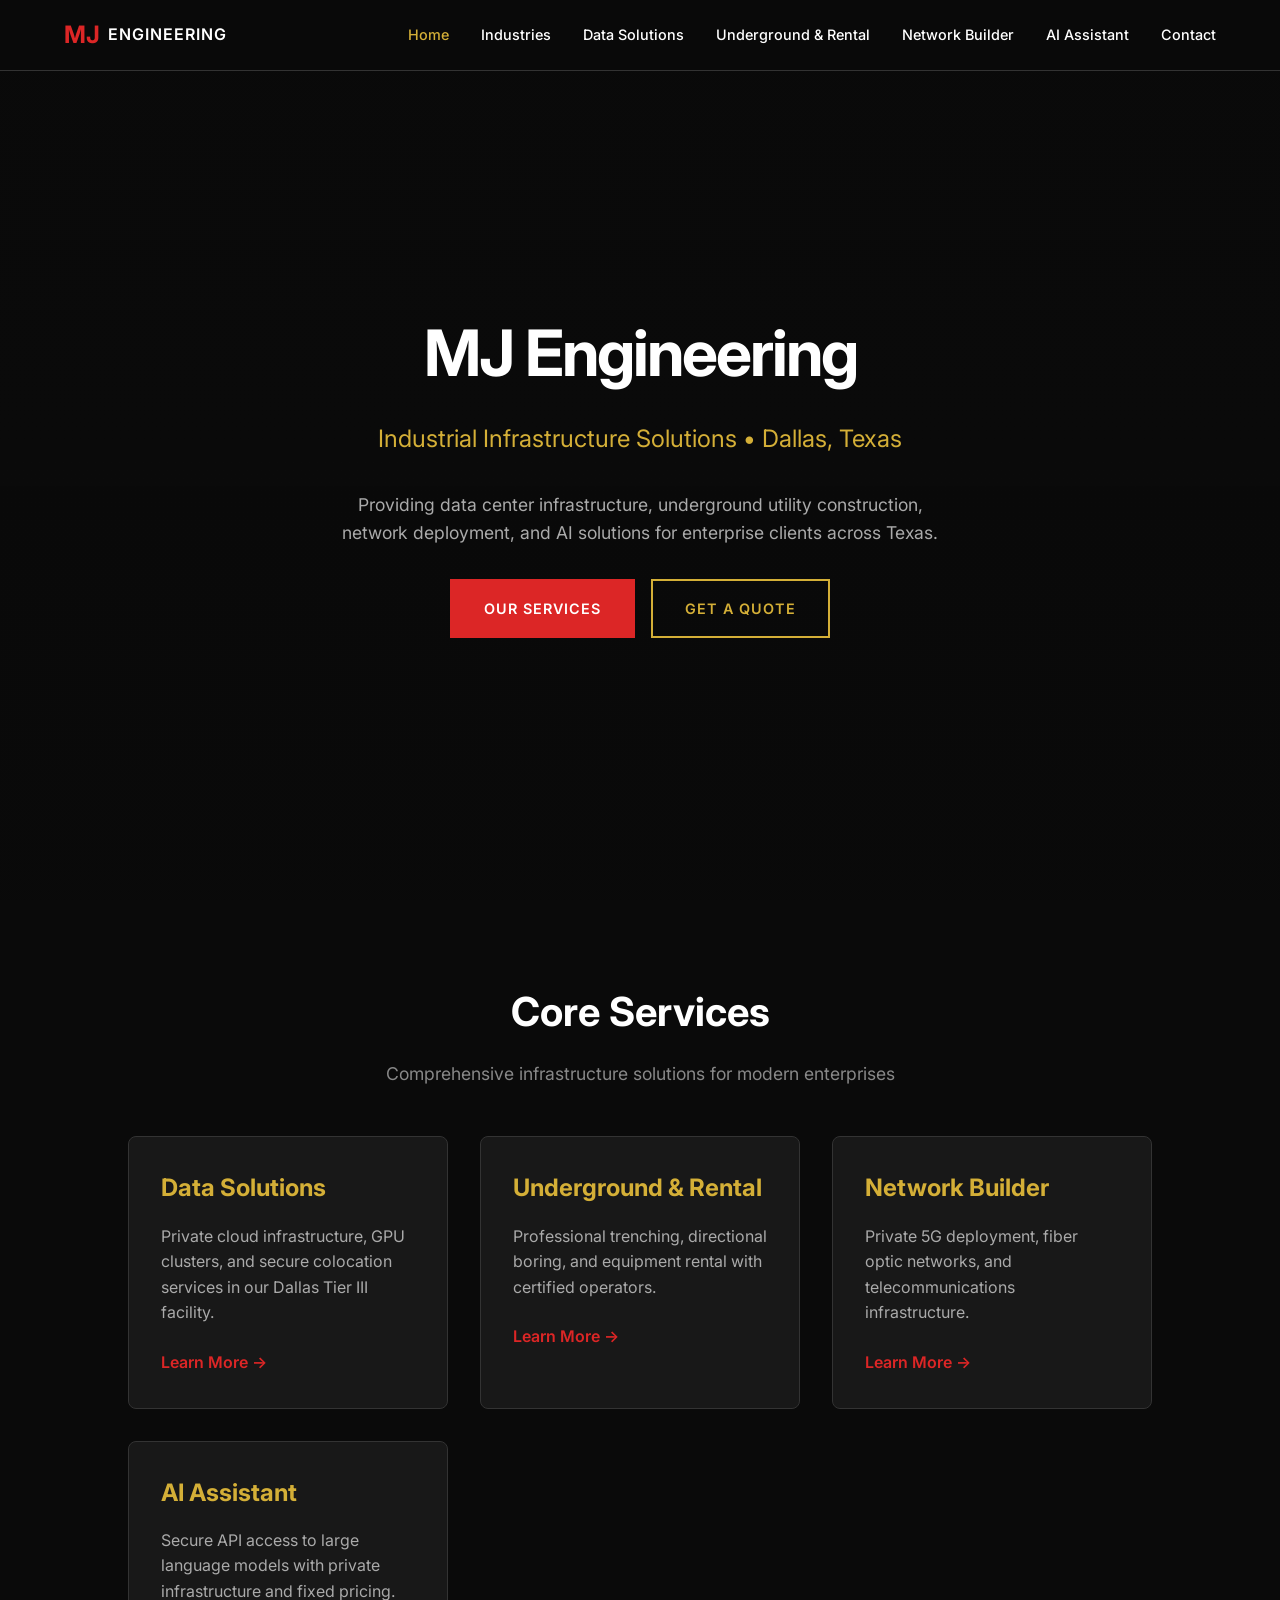
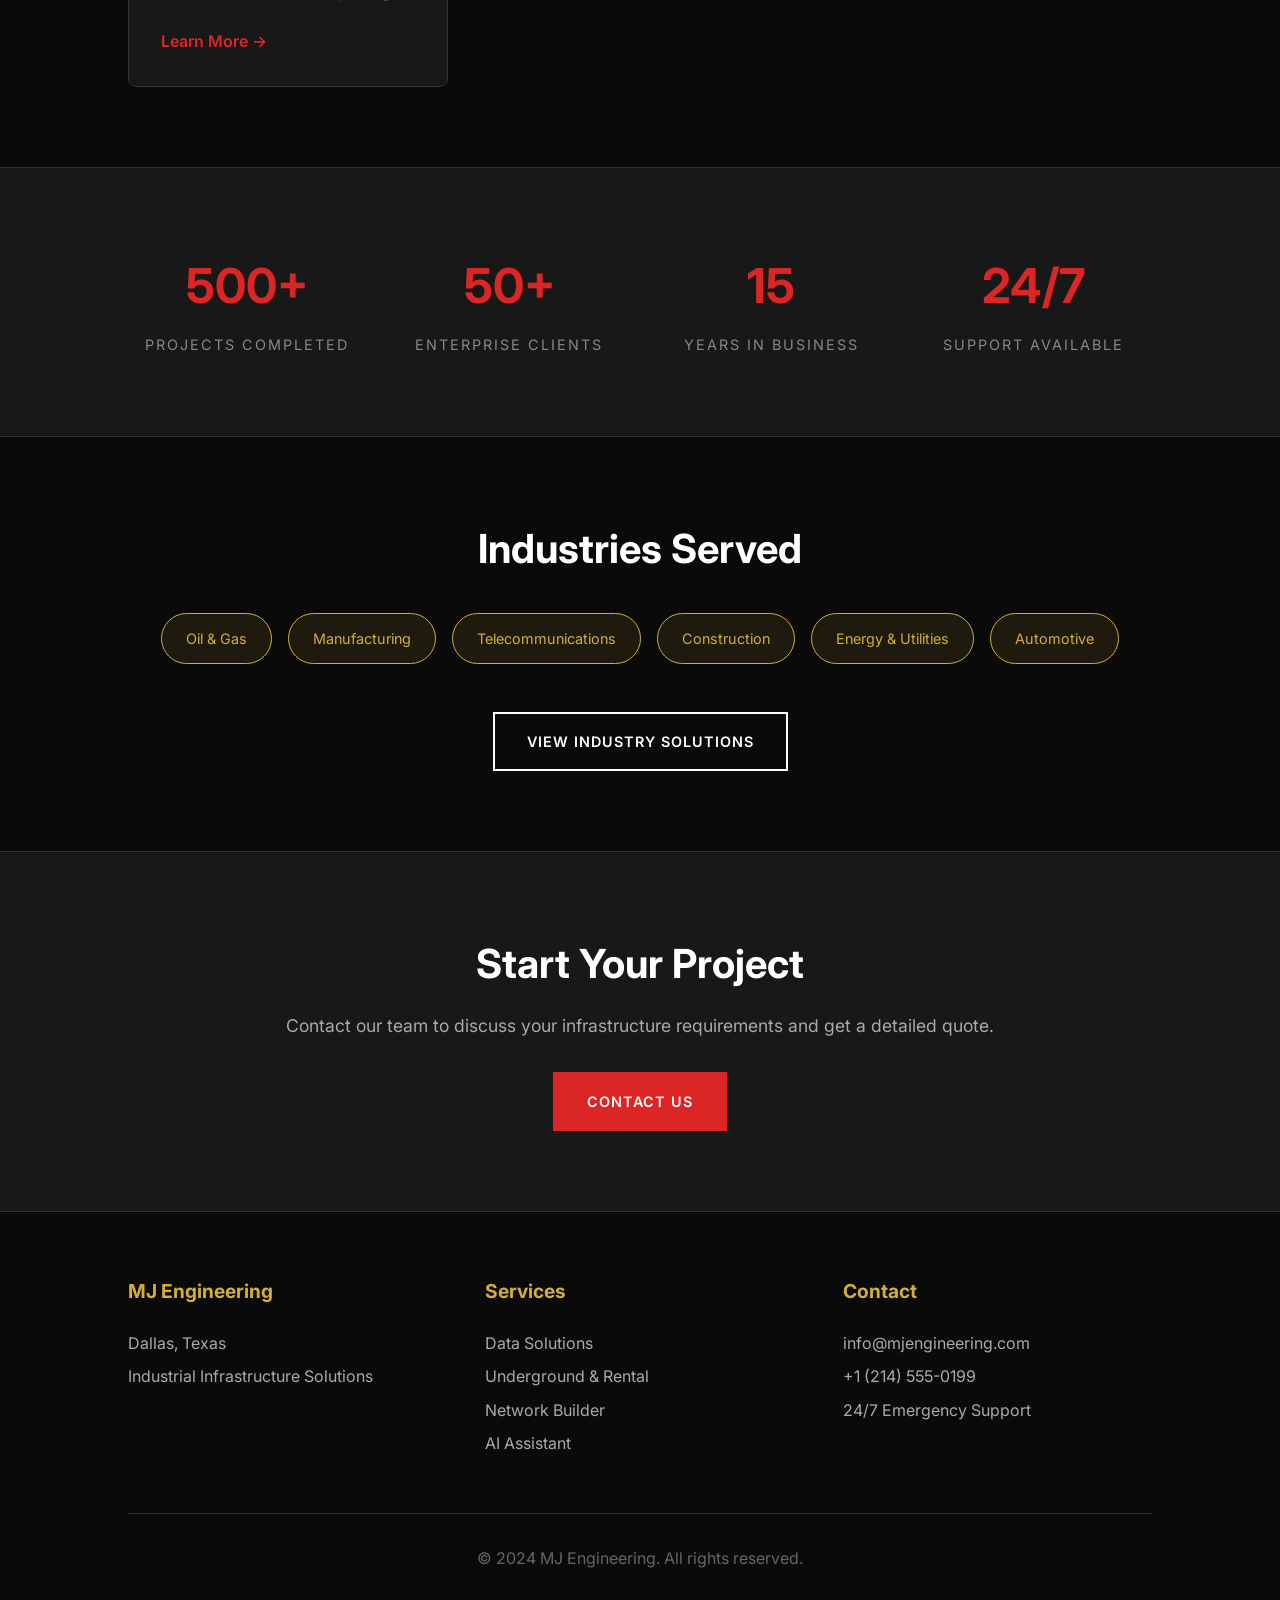
<file: MJ/index.html>
<!DOCTYPE html>
<html lang="en">
<head>
    <meta charset="UTF-8">
    <meta name="viewport" content="width=device-width, initial-scale=1.0">
    <meta name="description" content="MJ Engineering - Industrial infrastructure, data solutions, and engineering services in Dallas, Texas">
    <title>MJ Engineering | Dallas Infrastructure Solutions</title>
    <link rel="stylesheet" href="css/style.css">
    <link href="https://fonts.googleapis.com/css2?family=Inter:wght@400;500;600;700&display=swap" rel="stylesheet">
</head>
<body>
    <div class="dallas-skyline-bg"></div>
    
    <nav class="main-nav" id="mainNav">
        <div class="logo">
            <span class="logo-mj">MJ</span>
            <span class="logo-eng">ENGINEERING</span>
        </div>
        <ul class="nav-links">
            <li><a href="index.html" class="active">Home</a></li>
            <li><a href="industries.html">Industries</a></li>
            <li><a href="data-solutions.html">Data Solutions</a></li>
            <li><a href="underground.html">Underground & Rental</a></li>
            <li><a href="network-builder.html">Network Builder</a></li>
            <li><a href="ai-assistant.html">AI Assistant</a></li>
            <li><a href="contact.html">Contact</a></li>
        </ul>
        <div class="hamburger" id="hamburger">
            <span></span>
            <span></span>
            <span></span>
        </div>
    </nav>

    <header class="hero">
        <div class="hero-content">
            <h1>MJ Engineering</h1>
            <p class="tagline">Industrial Infrastructure Solutions • Dallas, Texas</p>
            <p style="color: #aaa; max-width: 600px; margin: 2rem auto; font-size: 1.1rem; line-height: 1.6;">
                Providing data center infrastructure, underground utility construction, network deployment, and AI solutions for enterprise clients across Texas.
            </p>
            <div class="hero-cta">
                <a href="#services" class="btn btn-primary">Our Services</a>
                <a href="contact.html" class="btn btn-secondary">Get a Quote</a>
            </div>
        </div>
    </header>

    <section id="services" class="services-section">
        <h2 class="section-title">Core Services</h2>
        <p class="section-subtitle">Comprehensive infrastructure solutions for modern enterprises</p>
        
        <div class="services-grid">
            <a href="data-solutions.html" class="service-card">
                <h3>Data Solutions</h3>
                <p>Private cloud infrastructure, GPU clusters, and secure colocation services in our Dallas Tier III facility.</p>
                <span class="learn-more">Learn More →</span>
            </a>

            <a href="underground.html" class="service-card">
                <h3>Underground & Rental</h3>
                <p>Professional trenching, directional boring, and equipment rental with certified operators.</p>
                <span class="learn-more">Learn More →</span>
            </a>

            <a href="network-builder.html" class="service-card">
                <h3>Network Builder</h3>
                <p>Private 5G deployment, fiber optic networks, and telecommunications infrastructure.</p>
                <span class="learn-more">Learn More →</span>
            </a>

            <a href="ai-assistant.html" class="service-card">
                <h3>AI Assistant</h3>
                <p>Secure API access to large language models with private infrastructure and fixed pricing.</p>
                <span class="learn-more">Learn More →</span>
            </a>
        </div>
    </section>

    <section class="stats-section">
        <div class="stats-grid">
            <div class="stat-item">
                <div class="stat-number">500+</div>
                <div class="stat-label">Projects Completed</div>
            </div>
            <div class="stat-item">
                <div class="stat-number">50+</div>
                <div class="stat-label">Enterprise Clients</div>
            </div>
            <div class="stat-item">
                <div class="stat-number">15</div>
                <div class="stat-label">Years in Business</div>
            </div>
            <div class="stat-item">
                <div class="stat-number">24/7</div>
                <div class="stat-label">Support Available</div>
            </div>
        </div>
    </section>

    <section class="industries-section">
        <h2 class="section-title">Industries Served</h2>
        <div class="industry-tags">
            <span class="industry-tag">Oil & Gas</span>
            <span class="industry-tag">Manufacturing</span>
            <span class="industry-tag">Telecommunications</span>
            <span class="industry-tag">Construction</span>
            <span class="industry-tag">Energy & Utilities</span>
            <span class="industry-tag">Automotive</span>
        </div>
        <div style="text-align: center; margin-top: 3rem;">
            <a href="industries.html" class="btn btn-outline">View Industry Solutions</a>
        </div>
    </section>

    <section class="contact-section">
        <div class="contact-content">
            <h2>Start Your Project</h2>
            <p>Contact our team to discuss your infrastructure requirements and get a detailed quote.</p>
            <a href="contact.html" class="btn btn-primary">Contact Us</a>
        </div>
    </section>

    <footer>
        <div class="footer-content">
            <div class="footer-section">
                <h4>MJ Engineering</h4>
                <p>Dallas, Texas</p>
                <p>Industrial Infrastructure Solutions</p>
            </div>
            <div class="footer-section">
                <h4>Services</h4>
                <ul>
                    <li><a href="data-solutions.html">Data Solutions</a></li>
                    <li><a href="underground.html">Underground & Rental</a></li>
                    <li><a href="network-builder.html">Network Builder</a></li>
                    <li><a href="ai-assistant.html">AI Assistant</a></li>
                </ul>
            </div>
            <div class="footer-section">
                <h4>Contact</h4>
                <p>info@mjengineering.com</p>
                <p>+1 (214) 555-0199</p>
                <p>24/7 Emergency Support</p>
            </div>
        </div>
        <div class="footer-bottom">
            <p>&copy; 2024 MJ Engineering. All rights reserved.</p>
        </div>
    </footer>

    <script src="js/main.js"></script>
</body>
</html>
</file>
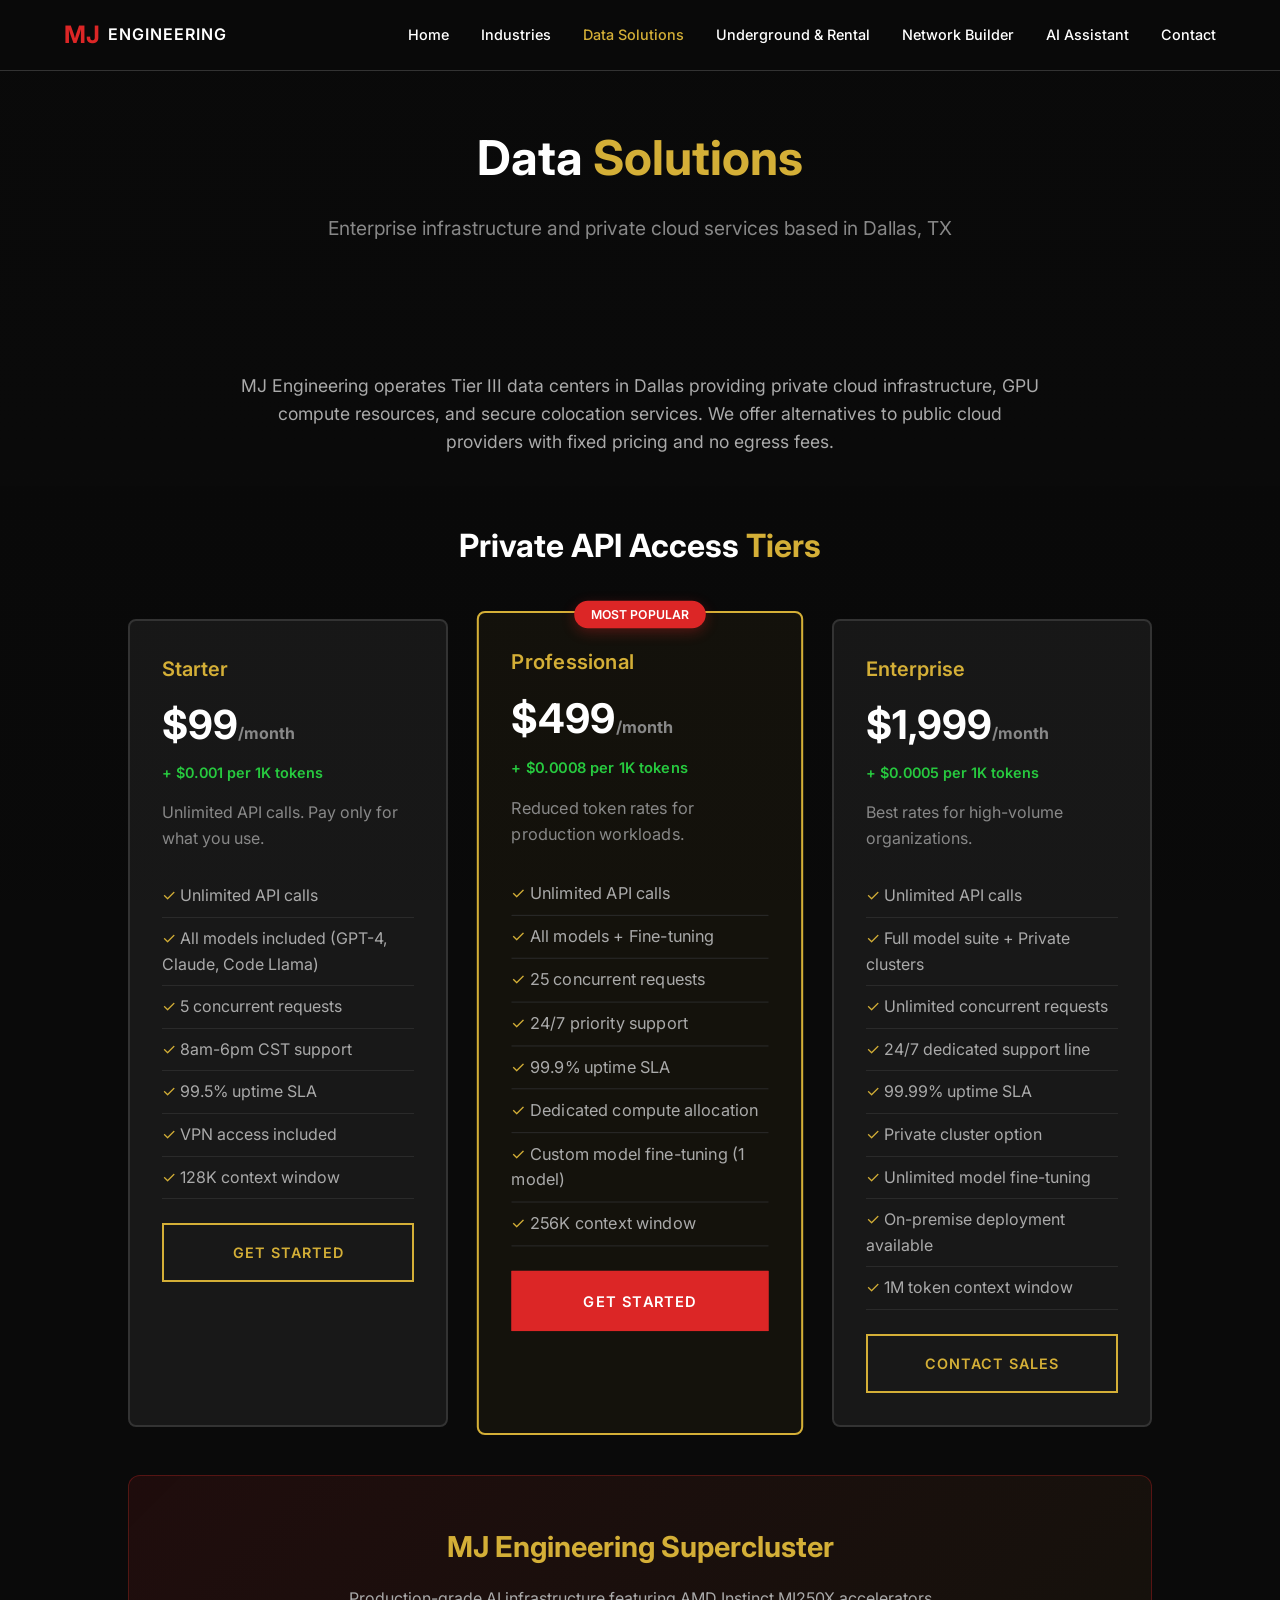
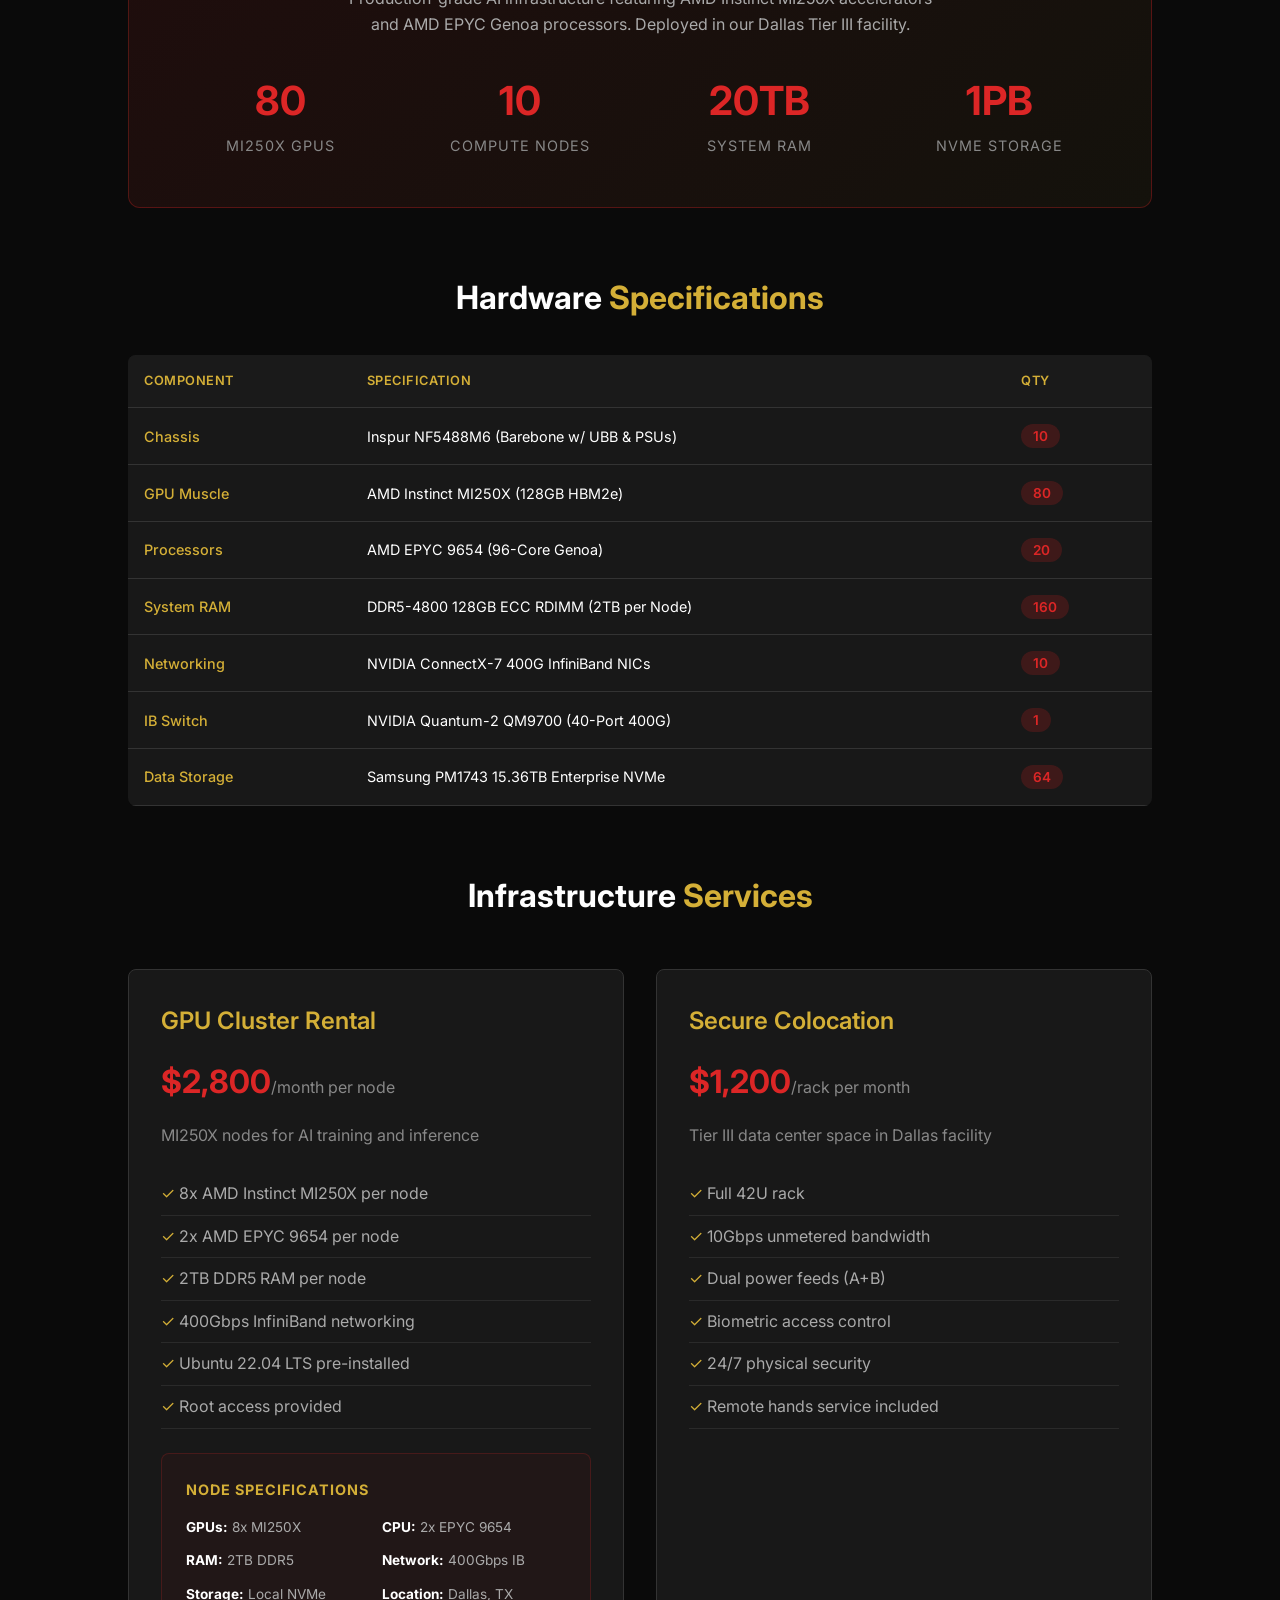
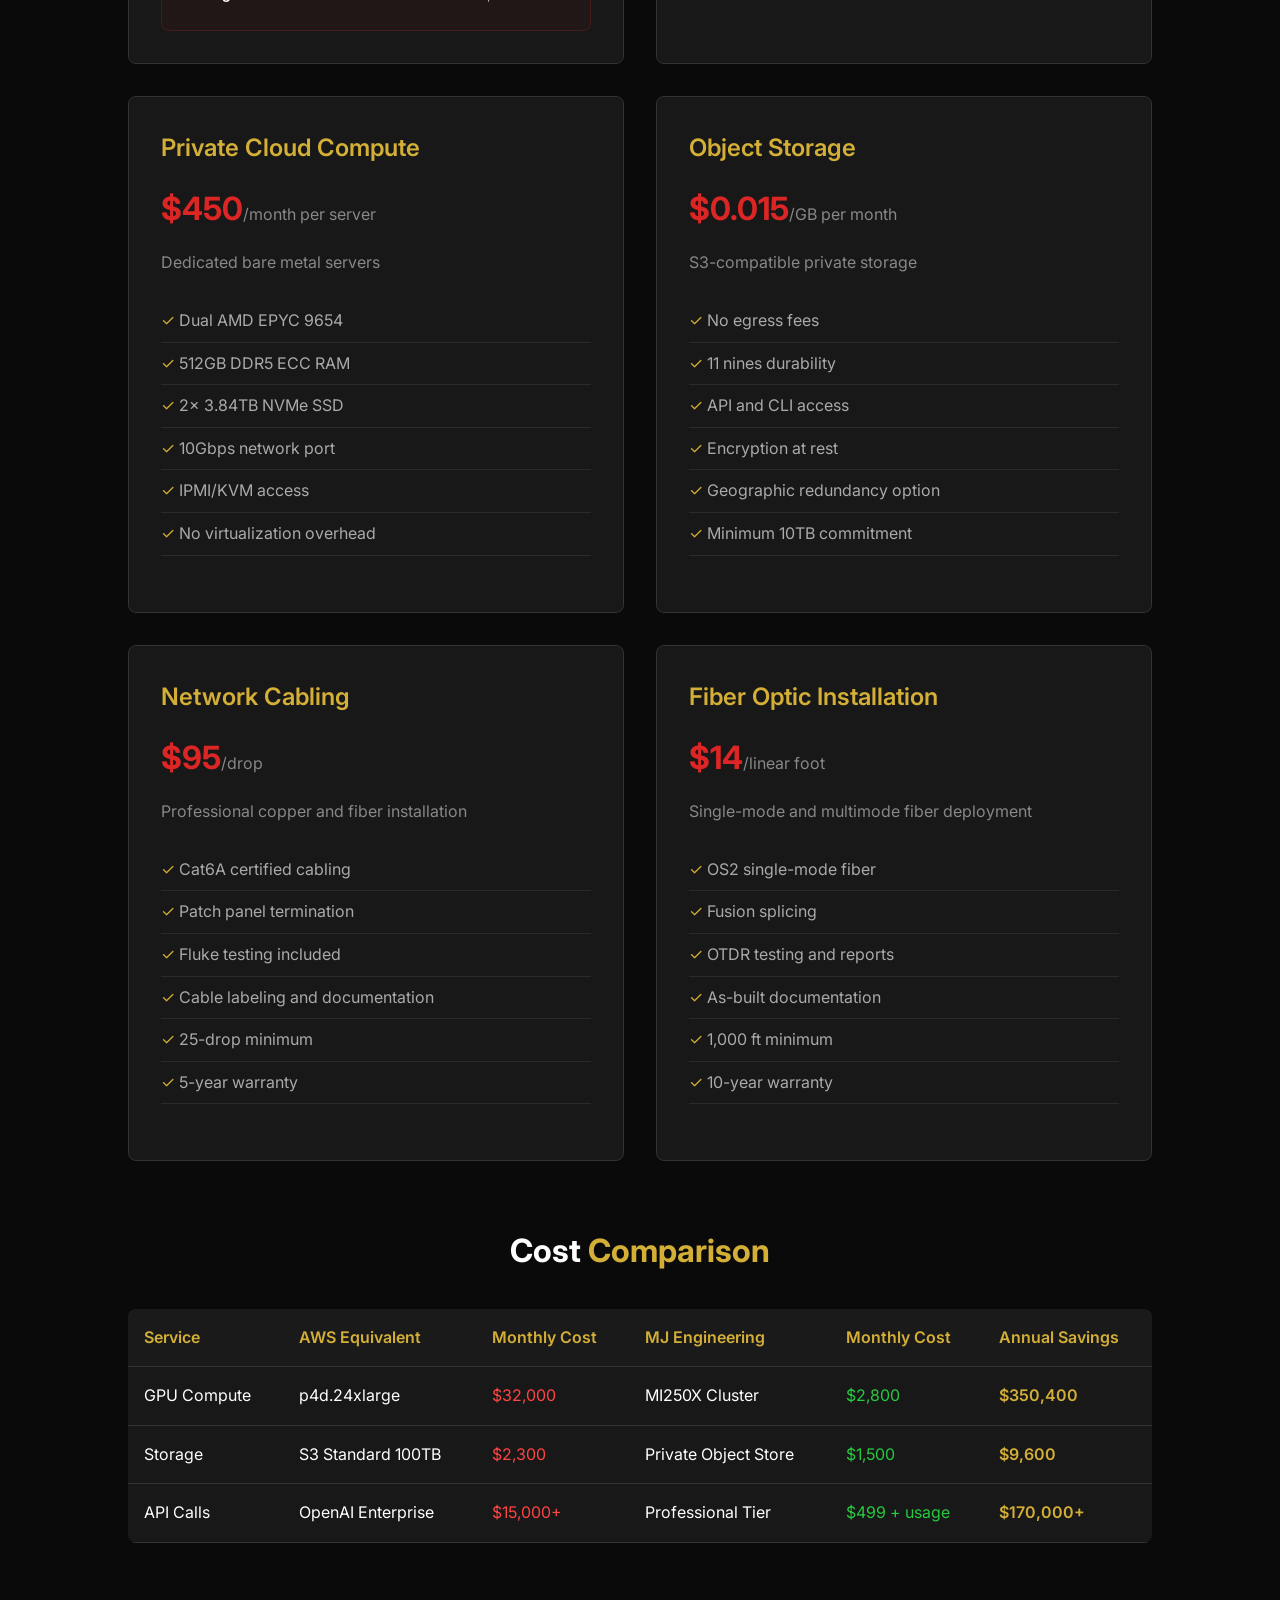
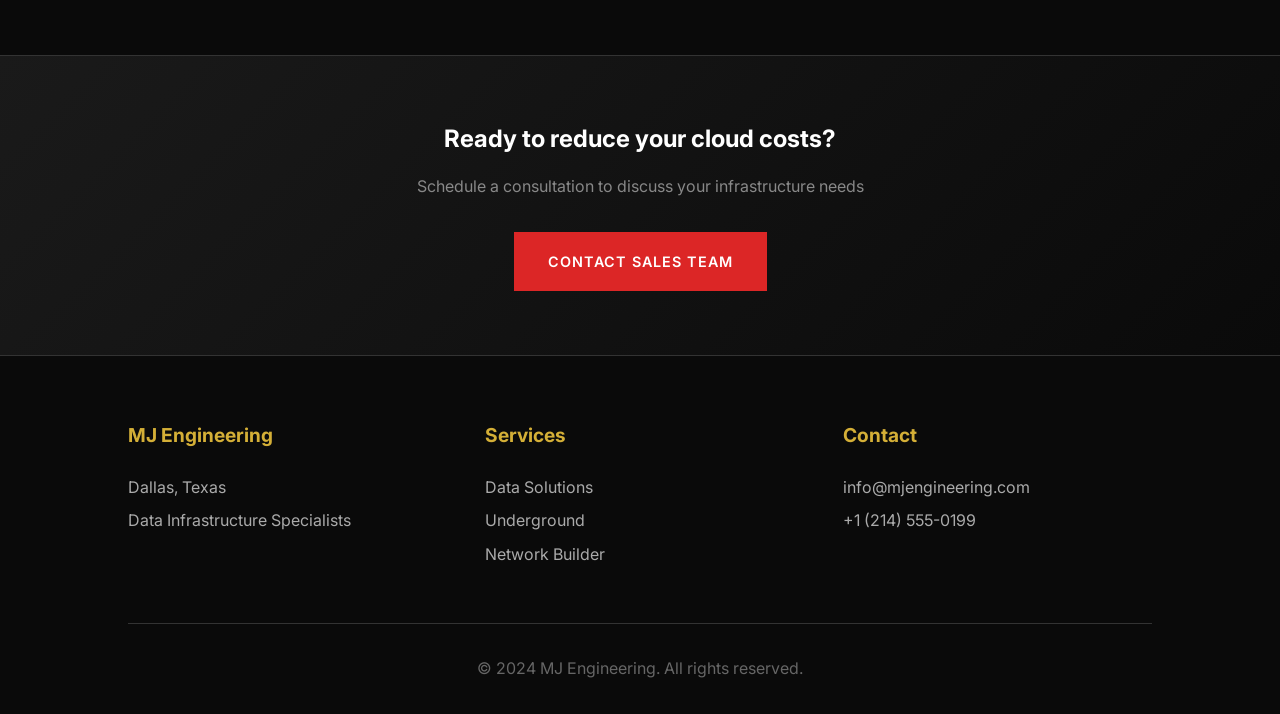
<file: MJ/-solutions.html>
<!DOCTYPE html>
<html lang="en">
<head>
    <meta charset="UTF-8">
    <meta name="viewport" content="width=device-width, initial-scale=1.0">
    <meta name="description" content="MJ Engineering Data Solutions - Private Cloud, GPU Clusters, and Secure Infrastructure in Dallas">
    <title>Data Solutions & Private Infrastructure | MJ Engineering</title>
    <link rel="stylesheet" href="css/style.css">
    <link href="https://fonts.googleapis.com/css2?family=Inter:wght@400;500;600;700&display=swap" rel="stylesheet">
    <style>
        .service-grid {
            display: grid;
            grid-template-columns: repeat(auto-fit, minmax(350px, 1fr));
            gap: 2rem;
            margin: 3rem 0;
        }
        
        .service-card {
            background: rgba(26, 26, 26, 0.9);
            border: 1px solid #333;
            border-radius: 8px;
            padding: 2rem;
            transition: all 0.3s ease;
        }
        
        .service-card:hover {
            border-color: #d4af37;
            transform: translateY(-5px);
            box-shadow: 0 10px 30px rgba(0,0,0,0.3);
        }
        
        .service-card h3 {
            color: #d4af37;
            font-size: 1.5rem;
            margin-bottom: 1rem;
            font-weight: 600;
        }
        
        .service-card .price {
            font-size: 2rem;
            color: #dc2626;
            font-weight: 700;
            margin: 1rem 0;
        }
        
        .service-card .price span {
            font-size: 1rem;
            color: #888;
            font-weight: 400;
        }
        
        .features-list {
            list-style: none;
            margin: 1.5rem 0;
        }
        
        .features-list li {
            padding: 0.5rem 0;
            color: #aaa;
            border-bottom: 1px solid #2a2a2a;
        }
        
        .features-list li:before {
            content: "✓ ";
            color: #d4af37;
        }
        
        .tier-grid {
            display: grid;
            grid-template-columns: repeat(auto-fit, minmax(300px, 1fr));
            gap: 2rem;
            margin: 3rem 0;
        }
        
        .tier-card {
            background: rgba(26, 26, 26, 0.9);
            border: 2px solid #333;
            border-radius: 8px;
            padding: 2rem;
            position: relative;
            transition: all 0.3s ease;
        }
        
        .tier-card:hover {
            transform: translateY(-5px);
            box-shadow: 0 15px 35px rgba(0,0,0,0.4);
        }
        
        .tier-card.featured {
            border-color: #d4af37;
            background: rgba(212, 175, 55, 0.05);
            transform: scale(1.02);
        }
        
        .tier-card.featured:hover {
            transform: scale(1.02) translateY(-5px);
        }
        
        .tier-badge {
            position: absolute;
            top: -12px;
            left: 50%;
            transform: translateX(-50%);
            background: #dc2626;
            color: white;
            padding: 0.25rem 1rem;
            border-radius: 20px;
            font-size: 0.75rem;
            font-weight: 600;
            text-transform: uppercase;
            box-shadow: 0 4px 12px rgba(220, 38, 38, 0.3);
        }
        
        .tier-name {
            font-size: 1.25rem;
            color: #d4af37;
            margin-bottom: 0.5rem;
            font-weight: 600;
        }
        
        .tier-price {
            font-size: 2.5rem;
            color: white;
            font-weight: 700;
            margin-bottom: 0.25rem;
        }
        
        .tier-price span {
            font-size: 1rem;
            color: #888;
        }
        
        .token-rate {
            color: #27c93f;
            font-size: 0.9rem;
            font-weight: 600;
            margin-bottom: 1rem;
        }
        
        .section-intro {
            max-width: 800px;
            margin: 0 auto 3rem;
            text-align: center;
            color: #aaa;
            font-size: 1.1rem;
            line-height: 1.6;
        }
        
        .cta-section {
            background: linear-gradient(135deg, #1a1a1a, #0a0a0a);
            padding: 4rem 10%;
            text-align: center;
            border-top: 1px solid #333;
        }
        
        .comparison-table {
            width: 100%;
            border-collapse: collapse;
            margin: 2rem 0;
            background: rgba(26, 26, 26, 0.9);
            border-radius: 8px;
            overflow: hidden;
        }
        
        .comparison-table th,
        .comparison-table td {
            padding: 1rem;
            text-align: left;
            border-bottom: 1px solid #333;
        }
        
        .comparison-table th {
            background: #1a1a1a;
            color: #d4af37;
            font-weight: 600;
        }
        
        .comparison-table tr:hover {
            background: rgba(255,255,255,0.02);
        }
        
        .check {
            color: #27c93f;
        }
        
        .page-header {
            padding-top: 120px;
            text-align: center;
            padding-bottom: 3rem;
        }
        
        .page-header h1 {
            font-size: 3rem;
            margin-bottom: 1rem;
            color: white;
        }
        
        .page-header p {
            color: #888;
            font-size: 1.2rem;
        }
        
        .section-title {
            font-size: 2rem;
            text-align: center;
            margin: 4rem 0 2rem;
            color: white;
        }
        
        .gold-text {
            color: #d4af37;
        }
        
        .hardware-specs {
            background: rgba(220, 38, 38, 0.05);
            border: 1px solid rgba(220, 38, 38, 0.2);
            border-radius: 8px;
            padding: 1.5rem;
            margin-top: 1.5rem;
        }
        
        .hardware-specs h4 {
            color: #d4af37;
            margin-bottom: 1rem;
            font-size: 0.9rem;
            text-transform: uppercase;
            letter-spacing: 1px;
        }
        
        .spec-grid {
            display: grid;
            grid-template-columns: repeat(2, 1fr);
            gap: 0.75rem;
            font-size: 0.85rem;
        }
        
        .spec-item {
            color: #aaa;
        }
        
        .spec-item strong {
            color: white;
        }
        
        .hardware-table {
            width: 100%;
            border-collapse: collapse;
            margin: 2rem 0;
            background: rgba(26, 26, 26, 0.9);
            border-radius: 8px;
            overflow: hidden;
            font-size: 0.9rem;
        }
        
        .hardware-table th,
        .hardware-table td {
            padding: 1rem;
            text-align: left;
            border-bottom: 1px solid #333;
        }
        
        .hardware-table th {
            background: #1a1a1a;
            color: #d4af37;
            font-weight: 600;
            text-transform: uppercase;
            font-size: 0.8rem;
            letter-spacing: 0.5px;
        }
        
        .hardware-table tr:hover {
            background: rgba(255,255,255,0.03);
        }
        
        .hardware-table td:first-child {
            color: #d4af37;
            font-weight: 500;
        }
        
        .qty-badge {
            background: rgba(220, 38, 38, 0.2);
            color: #dc2626;
            padding: 0.25rem 0.75rem;
            border-radius: 20px;
            font-weight: 600;
            font-size: 0.85rem;
        }
        
        .infra-highlight {
            background: linear-gradient(135deg, rgba(220, 38, 38, 0.1), rgba(212, 175, 55, 0.05));
            border: 1px solid rgba(220, 38, 38, 0.3);
            border-radius: 12px;
            padding: 3rem;
            margin: 3rem 0;
            text-align: center;
        }
        
        .infra-highlight h3 {
            color: #d4af37;
            font-size: 1.8rem;
            margin-bottom: 1rem;
        }
        
        .infra-stats {
            display: grid;
            grid-template-columns: repeat(auto-fit, minmax(200px, 1fr));
            gap: 2rem;
            margin-top: 2rem;
        }
        
        .infra-stat {
            text-align: center;
        }
        
        .infra-stat .number {
            font-size: 2.5rem;
            font-weight: 700;
            color: #dc2626;
            display: block;
        }
        
        .infra-stat .label {
            color: #888;
            font-size: 0.9rem;
            text-transform: uppercase;
            letter-spacing: 1px;
        }
    </style>
</head>
<body>
    <div class="dallas-skyline-bg"></div>
    
    <nav class="main-nav" id="mainNav">
        <div class="logo">
            <span class="logo-mj">MJ</span>
            <span class="logo-eng">ENGINEERING</span>
        </div>
        <ul class="nav-links">
            <li><a href="index.html">Home</a></li>
            <li><a href="industries.html">Industries</a></li>
            <li><a href="data-solutions.html" class="active">Data Solutions</a></li>
            <li><a href="underground.html">Underground & Rental</a></li>
            <li><a href="network-builder.html">Network Builder</a></li>
            <li><a href="ai-assistant.html">AI Assistant</a></li>
            <li><a href="contact.html">Contact</a></li>
        </ul>
        <div class="hamburger" id="hamburger">
            <span></span>
            <span></span>
            <span></span>
        </div>
    </nav>

    <header class="page-header">
        <h1>Data <span class="gold-text">Solutions</span></h1>
        <p>Enterprise infrastructure and private cloud services based in Dallas, TX</p>
    </header>

    <section>
        <div class="section-intro">
            <p>MJ Engineering operates Tier III data centers in Dallas providing private cloud infrastructure, GPU compute resources, and secure colocation services. We offer alternatives to public cloud providers with fixed pricing and no egress fees.</p>
        </div>

        <h2 class="section-title">Private API Access <span class="gold-text">Tiers</span></h2>
        
        <div class="tier-grid">
            <div class="tier-card">
                <div class="tier-name">Starter</div>
                <div class="tier-price">$99<span>/month</span></div>
                <div class="token-rate">+ $0.001 per 1K tokens</div>
                <p style="color: #888; margin-bottom: 1.5rem;">Unlimited API calls. Pay only for what you use.</p>
                <ul class="features-list">
                    <li>Unlimited API calls</li>
                    <li>All models included (GPT-4, Claude, Code Llama)</li>
                    <li>5 concurrent requests</li>
                    <li>8am-6pm CST support</li>
                    <li>99.5% uptime SLA</li>
                    <li>VPN access included</li>
                    <li>128K context window</li>
                </ul>
                <a href="contact.html" class="btn btn-secondary" style="width: 100%; display: block; text-align: center; margin-top: 1rem;">Get Started</a>
            </div>

            <div class="tier-card featured">
                <div class="tier-badge">Most Popular</div>
                <div class="tier-name">Professional</div>
                <div class="tier-price">$499<span>/month</span></div>
                <div class="token-rate">+ $0.0008 per 1K tokens</div>
                <p style="color: #888; margin-bottom: 1.5rem;">Reduced token rates for production workloads.</p>
                <ul class="features-list">
                    <li>Unlimited API calls</li>
                    <li>All models + Fine-tuning</li>
                    <li>25 concurrent requests</li>
                    <li>24/7 priority support</li>
                    <li>99.9% uptime SLA</li>
                    <li>Dedicated compute allocation</li>
                    <li>Custom model fine-tuning (1 model)</li>
                    <li>256K context window</li>
                </ul>
                <a href="contact.html" class="btn btn-primary" style="width: 100%; display: block; text-align: center; margin-top: 1rem;">Get Started</a>
            </div>

            <div class="tier-card">
                <div class="tier-name">Enterprise</div>
                <div class="tier-price">$1,999<span>/month</span></div>
                <div class="token-rate">+ $0.0005 per 1K tokens</div>
                <p style="color: #888; margin-bottom: 1.5rem;">Best rates for high-volume organizations.</p>
                <ul class="features-list">
                    <li>Unlimited API calls</li>
                    <li>Full model suite + Private clusters</li>
                    <li>Unlimited concurrent requests</li>
                    <li>24/7 dedicated support line</li>
                    <li>99.99% uptime SLA</li>
                    <li>Private cluster option</li>
                    <li>Unlimited model fine-tuning</li>
                    <li>On-premise deployment available</li>
                    <li>1M token context window</li>
                </ul>
                <a href="contact.html" class="btn btn-secondary" style="width: 100%; display: block; text-align: center; margin-top: 1rem;">Contact Sales</a>
            </div>
        </div>

        <div class="infra-highlight">
            <h3>MJ Engineering Supercluster</h3>
            <p style="color: #aaa; max-width: 600px; margin: 0 auto 2rem;">Production-grade AI infrastructure featuring AMD Instinct MI250X accelerators and AMD EPYC Genoa processors. Deployed in our Dallas Tier III facility.</p>
            
            <div class="infra-stats">
                <div class="infra-stat">
                    <span class="number">80</span>
                    <span class="label">MI250X GPUs</span>
                </div>
                <div class="infra-stat">
                    <span class="number">10</span>
                    <span class="label">Compute Nodes</span>
                </div>
                <div class="infra-stat">
                    <span class="number">20TB</span>
                    <span class="label">System RAM</span>
                </div>
                <div class="infra-stat">
                    <span class="number">1PB</span>
                    <span class="label">NVMe Storage</span>
                </div>
            </div>
        </div>

        <h2 class="section-title">Hardware <span class="gold-text">Specifications</span></h2>
        
        <table class="hardware-table">
            <thead>
                <tr>
                    <th>Component</th>
                    <th>Specification</th>
                    <th>Qty</th>
                </tr>
            </thead>
            <tbody>
                <tr>
                    <td>Chassis</td>
                    <td>Inspur NF5488M6 (Barebone w/ UBB & PSUs)</td>
                    <td><span class="qty-badge">10</span></td>
                </tr>
                <tr>
                    <td>GPU Muscle</td>
                    <td>AMD Instinct MI250X (128GB HBM2e)</td>
                    <td><span class="qty-badge">80</span></td>
                </tr>
                <tr>
                    <td>Processors</td>
                    <td>AMD EPYC 9654 (96-Core Genoa)</td>
                    <td><span class="qty-badge">20</span></td>
                </tr>
                <tr>
                    <td>System RAM</td>
                    <td>DDR5-4800 128GB ECC RDIMM (2TB per Node)</td>
                    <td><span class="qty-badge">160</span></td>
                </tr>
                <tr>
                    <td>Networking</td>
                    <td>NVIDIA ConnectX-7 400G InfiniBand NICs</td>
                    <td><span class="qty-badge">10</span></td>
                </tr>
                <tr>
                    <td>IB Switch</td>
                    <td>NVIDIA Quantum-2 QM9700 (40-Port 400G)</td>
                    <td><span class="qty-badge">1</span></td>
                </tr>
                <tr>
                    <td>Data Storage</td>
                    <td>Samsung PM1743 15.36TB Enterprise NVMe</td>
                    <td><span class="qty-badge">64</span></td>
                </tr>
            </tbody>
        </table>

        <h2 class="section-title">Infrastructure <span class="gold-text">Services</span></h2>
        
        <div class="service-grid">
            <div class="service-card">
                <h3>GPU Cluster Rental</h3>
                <div class="price">$2,800<span>/month per node</span></div>
                <p style="color: #888; margin-bottom: 1rem;">MI250X nodes for AI training and inference</p>
                <ul class="features-list">
                    <li>8x AMD Instinct MI250X per node</li>
                    <li>2x AMD EPYC 9654 per node</li>
                    <li>2TB DDR5 RAM per node</li>
                    <li>400Gbps InfiniBand networking</li>
                    <li>Ubuntu 22.04 LTS pre-installed</li>
                    <li>Root access provided</li>
                </ul>
                <div class="hardware-specs">
                    <h4>Node Specifications</h4>
                    <div class="spec-grid">
                        <div class="spec-item"><strong>GPUs:</strong> 8x MI250X</div>
                        <div class="spec-item"><strong>CPU:</strong> 2x EPYC 9654</div>
                        <div class="spec-item"><strong>RAM:</strong> 2TB DDR5</div>
                        <div class="spec-item"><strong>Network:</strong> 400Gbps IB</div>
                        <div class="spec-item"><strong>Storage:</strong> Local NVMe</div>
                        <div class="spec-item"><strong>Location:</strong> Dallas, TX</div>
                    </div>
                </div>
            </div>

            <div class="service-card">
                <h3>Secure Colocation</h3>
                <div class="price">$1,200<span>/rack per month</span></div>
                <p style="color: #888; margin-bottom: 1rem;">Tier III data center space in Dallas facility</p>
                <ul class="features-list">
                    <li>Full 42U rack</li>
                    <li>10Gbps unmetered bandwidth</li>
                    <li>Dual power feeds (A+B)</li>
                    <li>Biometric access control</li>
                    <li>24/7 physical security</li>
                    <li>Remote hands service included</li>
                </ul>
            </div>

            <div class="service-card">
                <h3>Private Cloud Compute</h3>
                <div class="price">$450<span>/month per server</span></div>
                <p style="color: #888; margin-bottom: 1rem;">Dedicated bare metal servers</p>
                <ul class="features-list">
                    <li>Dual AMD EPYC 9654</li>
                    <li>512GB DDR5 ECC RAM</li>
                    <li>2x 3.84TB NVMe SSD</li>
                    <li>10Gbps network port</li>
                    <li>IPMI/KVM access</li>
                    <li>No virtualization overhead</li>
                </ul>
            </div>

            <div class="service-card">
                <h3>Object Storage</h3>
                <div class="price">$0.015<span>/GB per month</span></div>
                <p style="color: #888; margin-bottom: 1rem;">S3-compatible private storage</p>
                <ul class="features-list">
                    <li>No egress fees</li>
                    <li>11 nines durability</li>
                    <li>API and CLI access</li>
                    <li>Encryption at rest</li>
                    <li>Geographic redundancy option</li>
                    <li>Minimum 10TB commitment</li>
                </ul>
            </div>

            <div class="service-card">
                <h3>Network Cabling</h3>
                <div class="price">$95<span>/drop</span></div>
                <p style="color: #888; margin-bottom: 1rem;">Professional copper and fiber installation</p>
                <ul class="features-list">
                    <li>Cat6A certified cabling</li>
                    <li>Patch panel termination</li>
                    <li>Fluke testing included</li>
                    <li>Cable labeling and documentation</li>
                    <li>25-drop minimum</li>
                    <li>5-year warranty</li>
                </ul>
            </div>

            <div class="service-card">
                <h3>Fiber Optic Installation</h3>
                <div class="price">$14<span>/linear foot</span></div>
                <p style="color: #888; margin-bottom: 1rem;">Single-mode and multimode fiber deployment</p>
                <ul class="features-list">
                    <li>OS2 single-mode fiber</li>
                    <li>Fusion splicing</li>
                    <li>OTDR testing and reports</li>
                    <li>As-built documentation</li>
                    <li>1,000 ft minimum</li>
                    <li>10-year warranty</li>
                </ul>
            </div>
        </div>

        <h2 class="section-title">Cost <span class="gold-text">Comparison</span></h2>
        
        <table class="comparison-table">
            <thead>
                <tr>
                    <th>Service</th>
                    <th>AWS Equivalent</th>
                    <th>Monthly Cost</th>
                    <th>MJ Engineering</th>
                    <th>Monthly Cost</th>
                    <th>Annual Savings</th>
                </tr>
            </thead>
            <tbody>
                <tr>
                    <td>GPU Compute</td>
                    <td>p4d.24xlarge</td>
                    <td style="color: #ff4444;">$32,000</td>
                    <td>MI250X Cluster</td>
                    <td style="color: #27c93f;">$2,800</td>
                    <td style="color: #d4af37; font-weight: 600;">$350,400</td>
                </tr>
                <tr>
                    <td>Storage</td>
                    <td>S3 Standard 100TB</td>
                    <td style="color: #ff4444;">$2,300</td>
                    <td>Private Object Store</td>
                    <td style="color: #27c93f;">$1,500</td>
                    <td style="color: #d4af37; font-weight: 600;">$9,600</td>
                </tr>
                <tr>
                    <td>API Calls</td>
                    <td>OpenAI Enterprise</td>
                    <td style="color: #ff4444;">$15,000+</td>
                    <td>Professional Tier</td>
                    <td style="color: #27c93f;">$499 + usage</td>
                    <td style="color: #d4af37; font-weight: 600;">$170,000+</td>
                </tr>
            </tbody>
        </table>
    </section>

    <section class="cta-section">
        <h2>Ready to reduce your cloud costs?</h2>
        <p style="color: #888; margin: 1rem 0 2rem;">Schedule a consultation to discuss your infrastructure needs</p>
        <a href="contact.html" class="btn btn-primary">Contact Sales Team</a>
    </section>

    <footer>
        <div class="footer-content">
            <div class="footer-section">
                <h4>MJ Engineering</h4>
                <p>Dallas, Texas</p>
                <p>Data Infrastructure Specialists</p>
            </div>
            <div class="footer-section">
                <h4>Services</h4>
                <ul>
                    <li><a href="data-solutions.html">Data Solutions</a></li>
                    <li><a href="underground.html">Underground</a></li>
                    <li><a href="network-builder.html">Network Builder</a></li>
                </ul>
            </div>
            <div class="footer-section">
                <h4>Contact</h4>
                <p>info@mjengineering.com</p>
                <p>+1 (214) 555-0199</p>
            </div>
        </div>
        <div class="footer-bottom">
            <p>&copy; 2024 MJ Engineering. All rights reserved.</p>
        </div>
    </footer>

    <script src="js/main.js"></script>
</body>
</html>
</file>
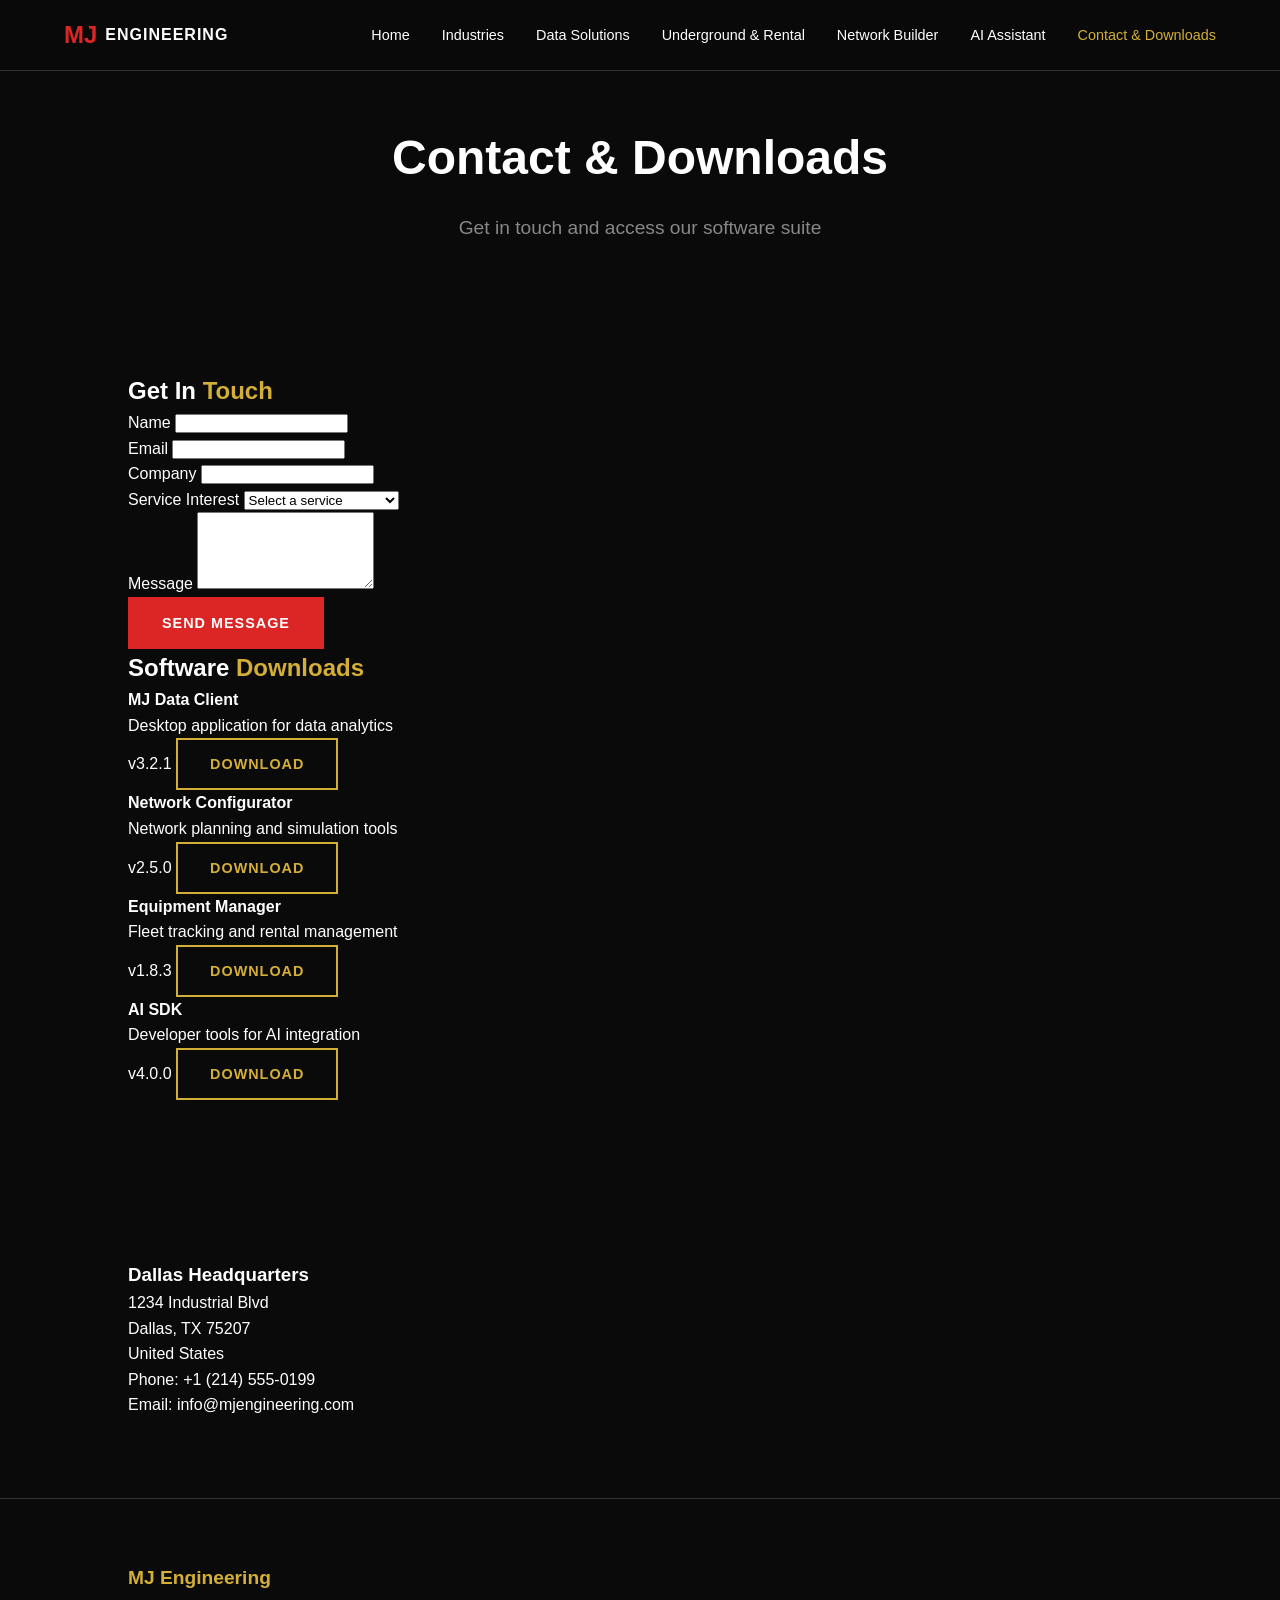
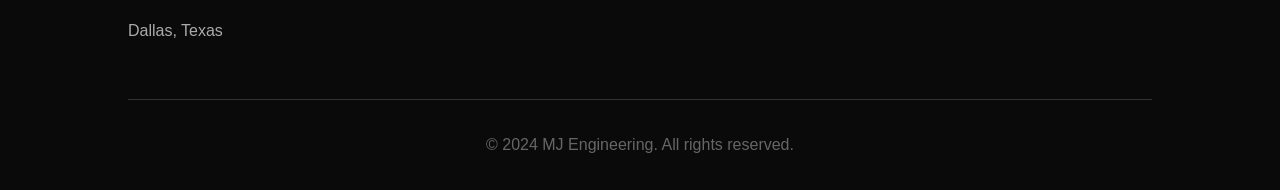
<file: MJ/contact.html>
<!DOCTYPE html>
<html lang="en">
<head>
    <meta charset="UTF-8">
    <meta name="viewport" content="width=device-width, initial-scale=1.0">
    <title>Contact & Downloads | MJ Engineering</title>
    <link rel="stylesheet" href="css/style.css">
    <link href="https://fonts.googleapis.com/css2?family=Orbitron:wght@400;700;900&family=Rajdhani:wght@300;500;700&display=swap" rel="stylesheet">
</head>
<body>
    <div class="holographic-bg"></div>
    <div class="dallas-skyline"></div>
    
    <nav class="main-nav">
        <div class="logo">
            <span class="logo-mj">MJ</span>
            <span class="logo-eng">ENGINEERING</span>
        </div>
        <ul class="nav-links">
            <li><a href="index.html">Home</a></li>
            <li><a href="industries.html">Industries</a></li>
            <li><a href="data-solutions.html">Data Solutions</a></li>
            <li><a href="underground.html">Underground & Rental</a></li>
            <li><a href="network-builder.html">Network Builder</a></li>
            <li><a href="ai-assistant.html">AI Assistant</a></li>
            <li><a href="contact.html" class="active">Contact & Downloads</a></li>
        </ul>
        <div class="hamburger">
            <span></span>
            <span></span>
            <span></span>
        </div>
    </nav>

    <header class="page-header">
        <h1>Contact & <span class="red-text">Downloads</span></h1>
        <p>Get in touch and access our software suite</p>
    </header>

    <section class="contact-container">
        <div class="contact-form-section">
            <h2>Get In <span class="gold-text">Touch</span></h2>
            <form class="contact-form holographic-card">
                <div class="form-group">
                    <label for="name">Name</label>
                    <input type="text" id="name" name="name" required>
                </div>
                <div class="form-group">
                    <label for="email">Email</label>
                    <input type="email" id="email" name="email" required>
                </div>
                <div class="form-group">
                    <label for="company">Company</label>
                    <input type="text" id="company" name="company">
                </div>
                <div class="form-group">
                    <label for="service">Service Interest</label>
                    <select id="service" name="service">
                        <option value="">Select a service</option>
                        <option value="data">Data Solutions</option>
                        <option value="underground">Underground & Rental</option>
                        <option value="network">Network Builder</option>
                        <option value="ai">AI Assistant</option>
                        <option value="industry">Industry Solutions</option>
                    </select>
                </div>
                <div class="form-group">
                    <label for="message">Message</label>
                    <textarea id="message" name="message" rows="5"></textarea>
                </div>
                <button type="submit" class="btn btn-primary">Send Message</button>
            </form>
        </div>

        <div class="downloads-section">
            <h2>Software <span class="gold-text">Downloads</span></h2>
            <div class="download-grid">
                <div class="download-card holographic-card">
                    <h4>MJ Data Client</h4>
                    <p>Desktop application for data analytics</p>
                    <span class="version">v3.2.1</span>
                    <button class="btn btn-secondary">Download</button>
                </div>
                <div class="download-card holographic-card">
                    <h4>Network Configurator</h4>
                    <p>Network planning and simulation tools</p>
                    <span class="version">v2.5.0</span>
                    <button class="btn btn-secondary">Download</button>
                </div>
                <div class="download-card holographic-card">
                    <h4>Equipment Manager</h4>
                    <p>Fleet tracking and rental management</p>
                    <span class="version">v1.8.3</span>
                    <button class="btn btn-secondary">Download</button>
                </div>
                <div class="download-card holographic-card">
                    <h4>AI SDK</h4>
                    <p>Developer tools for AI integration</p>
                    <span class="version">v4.0.0</span>
                    <button class="btn btn-secondary">Download</button>
                </div>
            </div>
        </div>
    </section>

    <section class="contact-info">
        <div class="info-card holographic-card">
            <h3>Dallas Headquarters</h3>
            <p>1234 Industrial Blvd<br>
            Dallas, TX 75207<br>
            United States</p>
            <p>Phone: +1 (214) 555-0199<br>
            Email: info@mjengineering.com</p>
        </div>
    </section>

    <footer>
        <div class="footer-content">
            <div class="footer-section">
                <h4>MJ Engineering</h4>
                <p>Dallas, Texas</p>
            </div>
        </div>
        <div class="footer-bottom">
            <p>&copy; 2024 MJ Engineering. All rights reserved.</p>
        </div>
    </footer>

    <script src="js/main.js"></script>
</body>
</html>
</file>
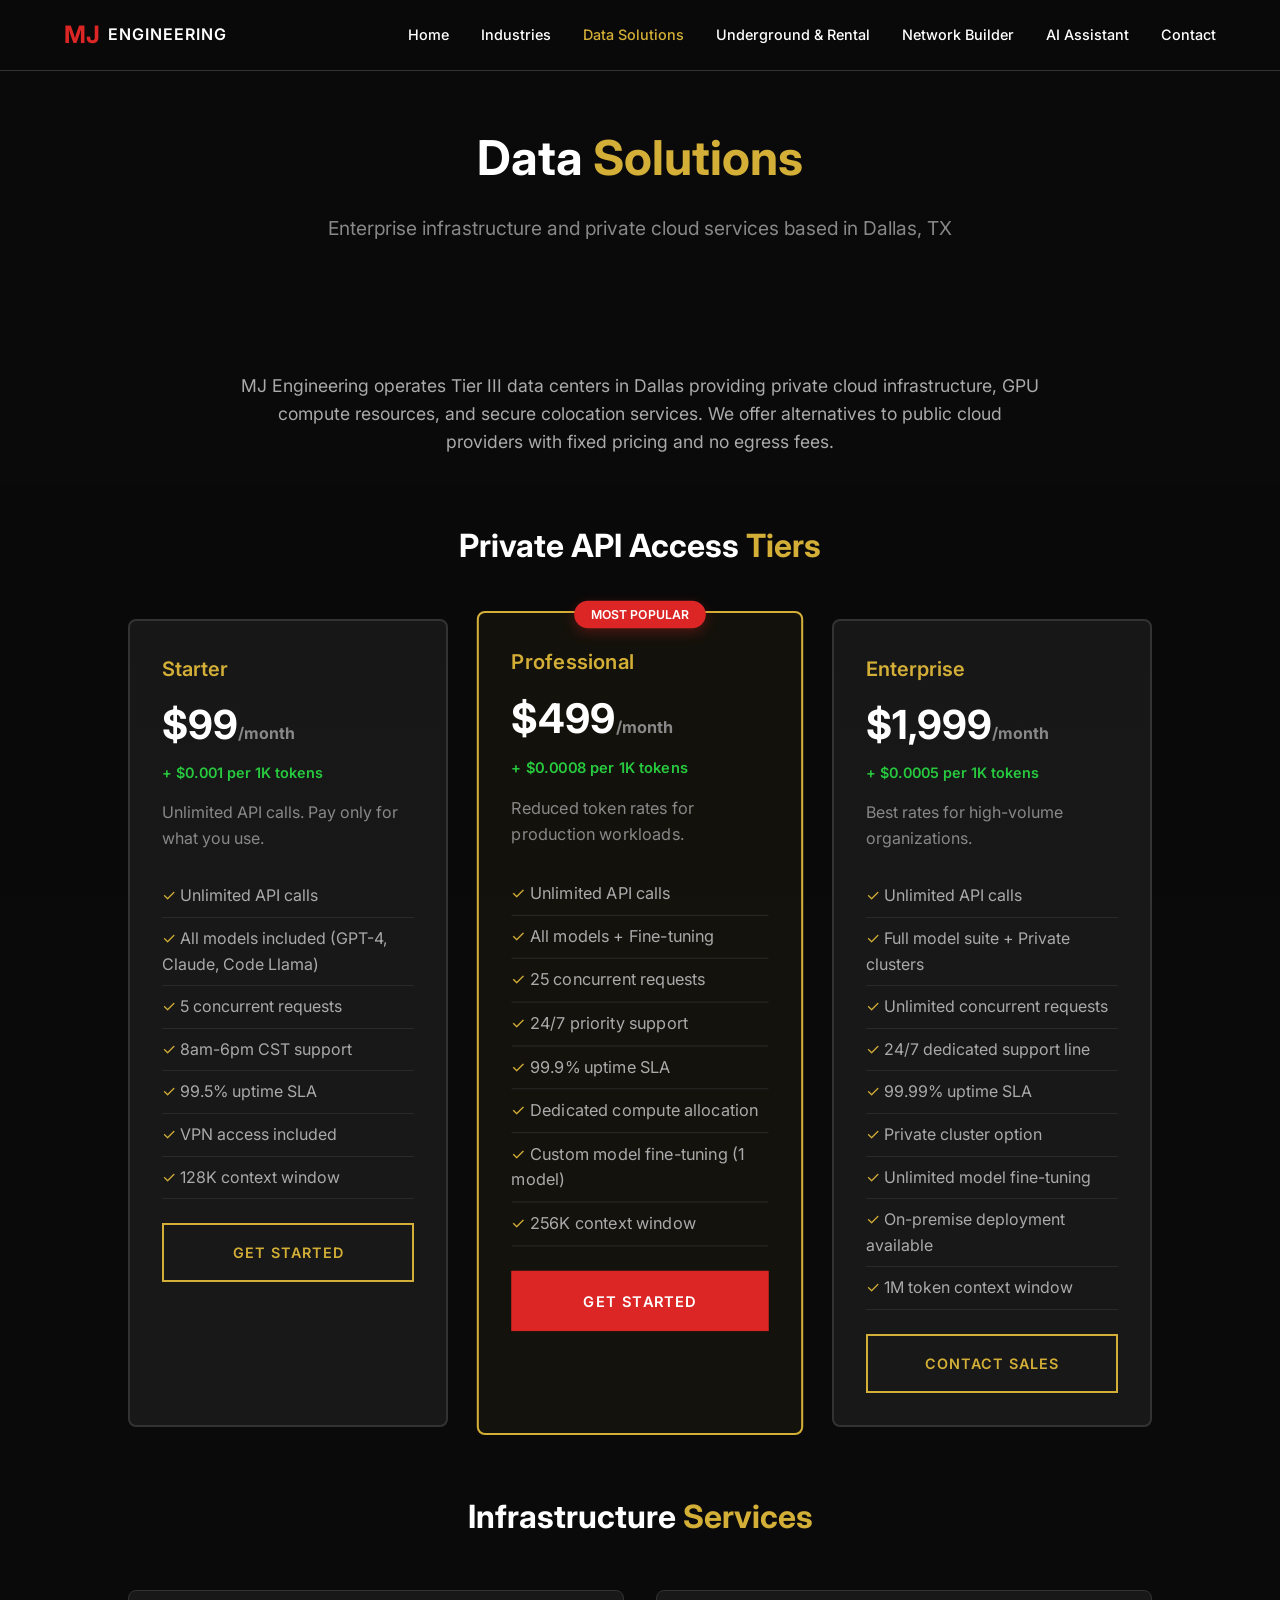
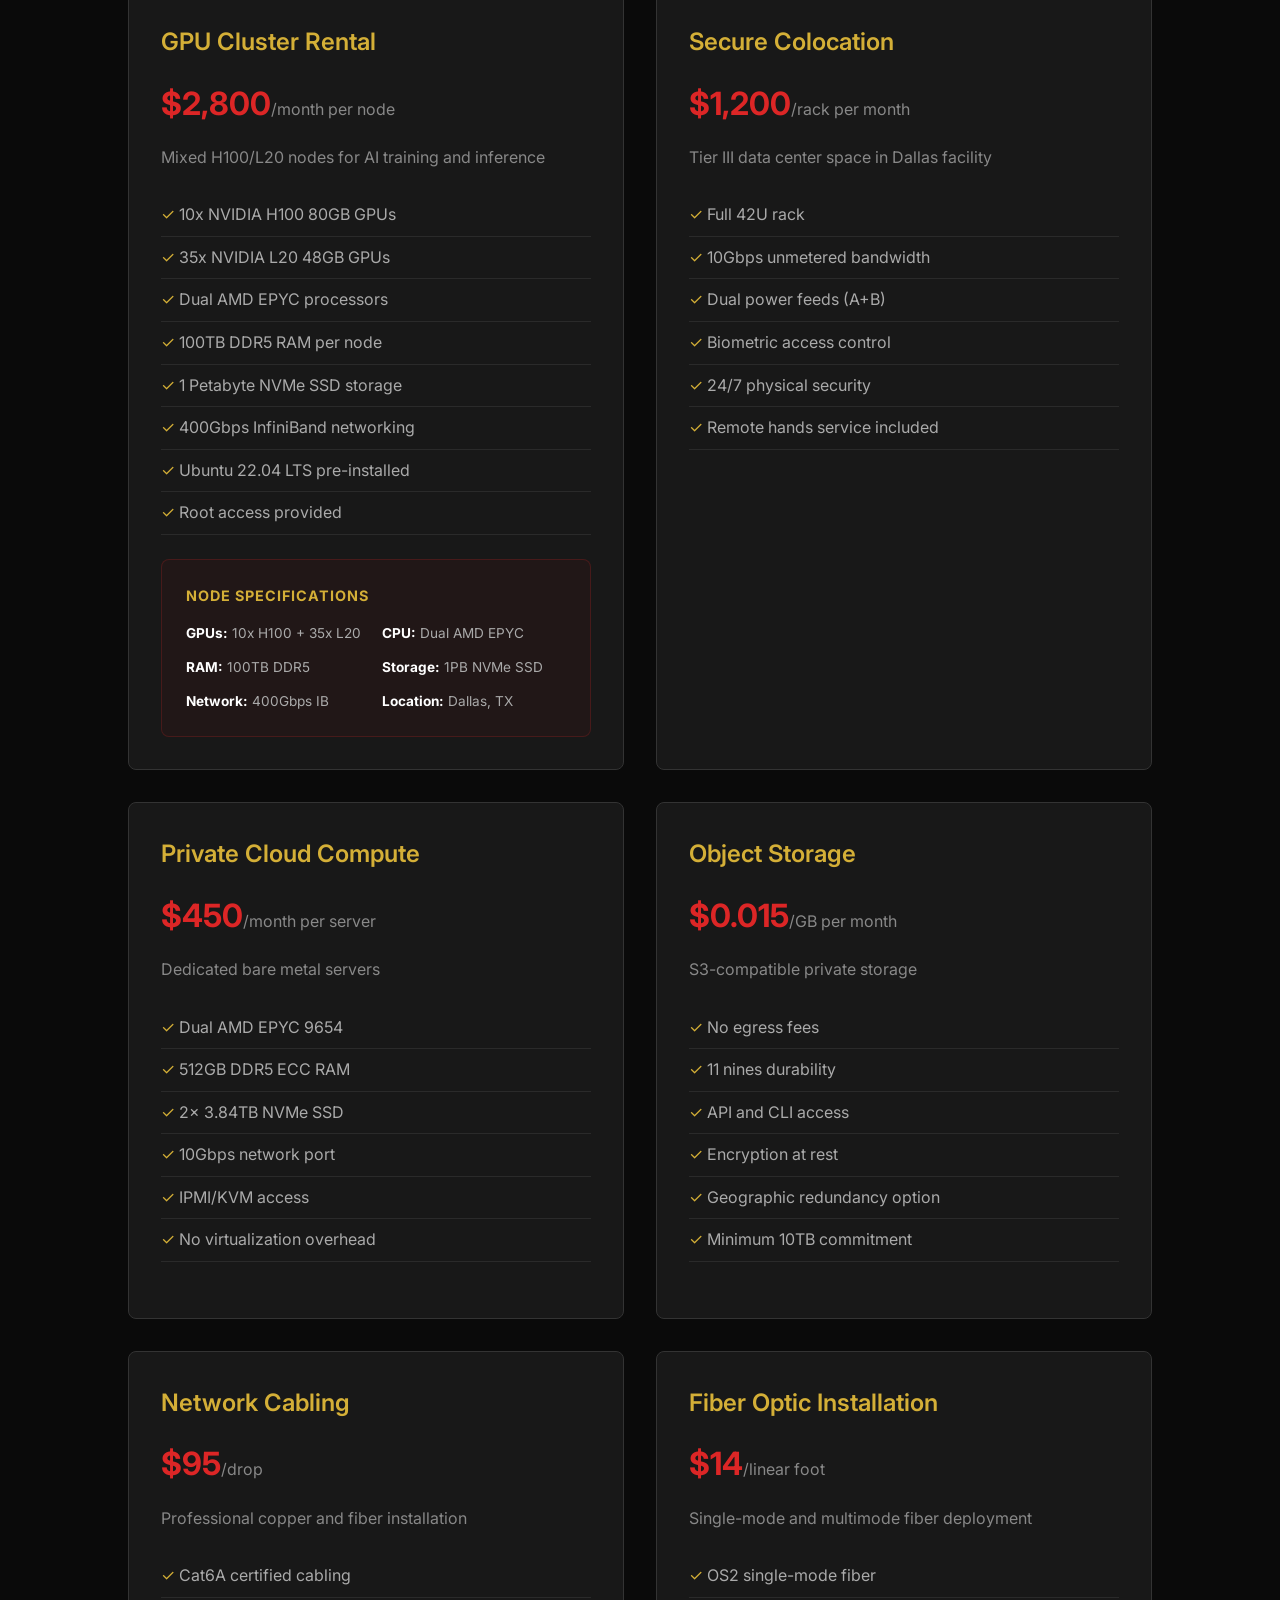
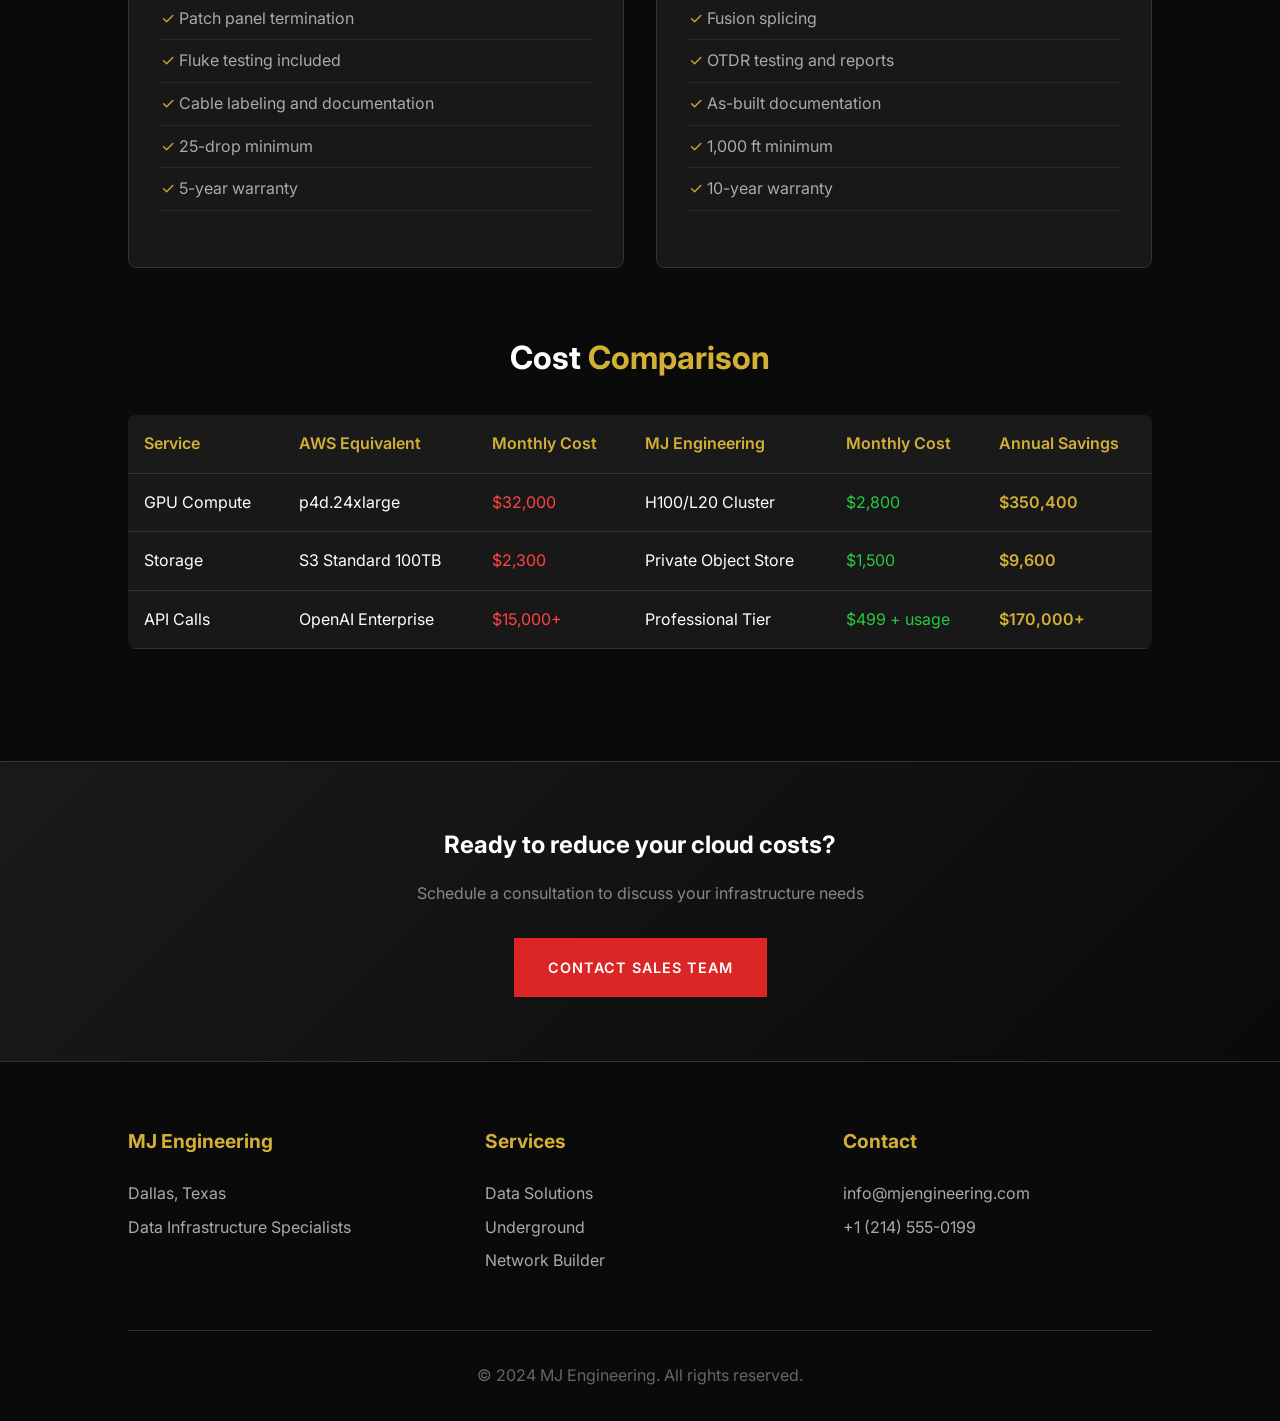
<file: MJ/data-solutions.html>
<!DOCTYPE html>
<html lang="en">
<head>
    <meta charset="UTF-8">
    <meta name="viewport" content="width=device-width, initial-scale=1.0">
    <meta name="description" content="MJ Engineering Data Solutions - Private Cloud, GPU Clusters, and Secure Infrastructure in Dallas">
    <title>Data Solutions & Private Infrastructure | MJ Engineering</title>
    <link rel="stylesheet" href="css/style.css">
    <link href="https://fonts.googleapis.com/css2?family=Inter:wght@400;500;600;700&display=swap" rel="stylesheet">
    <style>
        .service-grid {
            display: grid;
            grid-template-columns: repeat(auto-fit, minmax(350px, 1fr));
            gap: 2rem;
            margin: 3rem 0;
        }
        
        .service-card {
            background: rgba(26, 26, 26, 0.9);
            border: 1px solid #333;
            border-radius: 8px;
            padding: 2rem;
            transition: all 0.3s ease;
        }
        
        .service-card:hover {
            border-color: #d4af37;
            transform: translateY(-5px);
            box-shadow: 0 10px 30px rgba(0,0,0,0.3);
        }
        
        .service-card h3 {
            color: #d4af37;
            font-size: 1.5rem;
            margin-bottom: 1rem;
            font-weight: 600;
        }
        
        .service-card .price {
            font-size: 2rem;
            color: #dc2626;
            font-weight: 700;
            margin: 1rem 0;
        }
        
        .service-card .price span {
            font-size: 1rem;
            color: #888;
            font-weight: 400;
        }
        
        .features-list {
            list-style: none;
            margin: 1.5rem 0;
        }
        
        .features-list li {
            padding: 0.5rem 0;
            color: #aaa;
            border-bottom: 1px solid #2a2a2a;
        }
        
        .features-list li:before {
            content: "✓ ";
            color: #d4af37;
        }
        
        .tier-grid {
            display: grid;
            grid-template-columns: repeat(auto-fit, minmax(300px, 1fr));
            gap: 2rem;
            margin: 3rem 0;
        }
        
        .tier-card {
            background: rgba(26, 26, 26, 0.9);
            border: 2px solid #333;
            border-radius: 8px;
            padding: 2rem;
            position: relative;
            transition: all 0.3s ease;
        }
        
        .tier-card:hover {
            transform: translateY(-5px);
            box-shadow: 0 15px 35px rgba(0,0,0,0.4);
        }
        
        .tier-card.featured {
            border-color: #d4af37;
            background: rgba(212, 175, 55, 0.05);
            transform: scale(1.02);
        }
        
        .tier-card.featured:hover {
            transform: scale(1.02) translateY(-5px);
        }
        
        .tier-badge {
            position: absolute;
            top: -12px;
            left: 50%;
            transform: translateX(-50%);
            background: #dc2626;
            color: white;
            padding: 0.25rem 1rem;
            border-radius: 20px;
            font-size: 0.75rem;
            font-weight: 600;
            text-transform: uppercase;
            box-shadow: 0 4px 12px rgba(220, 38, 38, 0.3);
        }
        
        .tier-name {
            font-size: 1.25rem;
            color: #d4af37;
            margin-bottom: 0.5rem;
            font-weight: 600;
        }
        
        .tier-price {
            font-size: 2.5rem;
            color: white;
            font-weight: 700;
            margin-bottom: 0.25rem;
        }
        
        .tier-price span {
            font-size: 1rem;
            color: #888;
        }
        
        .token-rate {
            color: #27c93f;
            font-size: 0.9rem;
            font-weight: 600;
            margin-bottom: 1rem;
        }
        
        .section-intro {
            max-width: 800px;
            margin: 0 auto 3rem;
            text-align: center;
            color: #aaa;
            font-size: 1.1rem;
            line-height: 1.6;
        }
        
        .cta-section {
            background: linear-gradient(135deg, #1a1a1a, #0a0a0a);
            padding: 4rem 10%;
            text-align: center;
            border-top: 1px solid #333;
        }
        
        .comparison-table {
            width: 100%;
            border-collapse: collapse;
            margin: 2rem 0;
            background: rgba(26, 26, 26, 0.9);
            border-radius: 8px;
            overflow: hidden;
        }
        
        .comparison-table th,
        .comparison-table td {
            padding: 1rem;
            text-align: left;
            border-bottom: 1px solid #333;
        }
        
        .comparison-table th {
            background: #1a1a1a;
            color: #d4af37;
            font-weight: 600;
        }
        
        .comparison-table tr:hover {
            background: rgba(255,255,255,0.02);
        }
        
        .check {
            color: #27c93f;
        }
        
        .page-header {
            padding-top: 120px;
            text-align: center;
            padding-bottom: 3rem;
        }
        
        .page-header h1 {
            font-size: 3rem;
            margin-bottom: 1rem;
            color: white;
        }
        
        .page-header p {
            color: #888;
            font-size: 1.2rem;
        }
        
        .section-title {
            font-size: 2rem;
            text-align: center;
            margin: 4rem 0 2rem;
            color: white;
        }
        
        .gold-text {
            color: #d4af37;
        }
        
        .hardware-specs {
            background: rgba(220, 38, 38, 0.05);
            border: 1px solid rgba(220, 38, 38, 0.2);
            border-radius: 8px;
            padding: 1.5rem;
            margin-top: 1.5rem;
        }
        
        .hardware-specs h4 {
            color: #d4af37;
            margin-bottom: 1rem;
            font-size: 0.9rem;
            text-transform: uppercase;
            letter-spacing: 1px;
        }
        
        .spec-grid {
            display: grid;
            grid-template-columns: repeat(2, 1fr);
            gap: 0.75rem;
            font-size: 0.85rem;
        }
        
        .spec-item {
            color: #aaa;
        }
        
        .spec-item strong {
            color: white;
        }
    </style>
</head>
<body>
    <div class="dallas-skyline-bg"></div>
    
    <nav class="main-nav" id="mainNav">
        <div class="logo">
            <span class="logo-mj">MJ</span>
            <span class="logo-eng">ENGINEERING</span>
        </div>
        <ul class="nav-links">
            <li><a href="index.html">Home</a></li>
            <li><a href="industries.html">Industries</a></li>
            <li><a href="data-solutions.html" class="active">Data Solutions</a></li>
            <li><a href="underground.html">Underground & Rental</a></li>
            <li><a href="network-builder.html">Network Builder</a></li>
            <li><a href="ai-assistant.html">AI Assistant</a></li>
            <li><a href="contact.html">Contact</a></li>
        </ul>
        <div class="hamburger" id="hamburger">
            <span></span>
            <span></span>
            <span></span>
        </div>
    </nav>

    <header class="page-header">
        <h1>Data <span class="gold-text">Solutions</span></h1>
        <p>Enterprise infrastructure and private cloud services based in Dallas, TX</p>
    </header>

    <section>
        <div class="section-intro">
            <p>MJ Engineering operates Tier III data centers in Dallas providing private cloud infrastructure, GPU compute resources, and secure colocation services. We offer alternatives to public cloud providers with fixed pricing and no egress fees.</p>
        </div>

        <h2 class="section-title">Private API Access <span class="gold-text">Tiers</span></h2>
        
        <div class="tier-grid">
            <div class="tier-card">
                <div class="tier-name">Starter</div>
                <div class="tier-price">$99<span>/month</span></div>
                <div class="token-rate">+ $0.001 per 1K tokens</div>
                <p style="color: #888; margin-bottom: 1.5rem;">Unlimited API calls. Pay only for what you use.</p>
                <ul class="features-list">
                    <li>Unlimited API calls</li>
                    <li>All models included (GPT-4, Claude, Code Llama)</li>
                    <li>5 concurrent requests</li>
                    <li>8am-6pm CST support</li>
                    <li>99.5% uptime SLA</li>
                    <li>VPN access included</li>
                    <li>128K context window</li>
                </ul>
                <a href="contact.html" class="btn btn-secondary" style="width: 100%; display: block; text-align: center; margin-top: 1rem;">Get Started</a>
            </div>

            <div class="tier-card featured">
                <div class="tier-badge">Most Popular</div>
                <div class="tier-name">Professional</div>
                <div class="tier-price">$499<span>/month</span></div>
                <div class="token-rate">+ $0.0008 per 1K tokens</div>
                <p style="color: #888; margin-bottom: 1.5rem;">Reduced token rates for production workloads.</p>
                <ul class="features-list">
                    <li>Unlimited API calls</li>
                    <li>All models + Fine-tuning</li>
                    <li>25 concurrent requests</li>
                    <li>24/7 priority support</li>
                    <li>99.9% uptime SLA</li>
                    <li>Dedicated compute allocation</li>
                    <li>Custom model fine-tuning (1 model)</li>
                    <li>256K context window</li>
                </ul>
                <a href="contact.html" class="btn btn-primary" style="width: 100%; display: block; text-align: center; margin-top: 1rem;">Get Started</a>
            </div>

            <div class="tier-card">
                <div class="tier-name">Enterprise</div>
                <div class="tier-price">$1,999<span>/month</span></div>
                <div class="token-rate">+ $0.0005 per 1K tokens</div>
                <p style="color: #888; margin-bottom: 1.5rem;">Best rates for high-volume organizations.</p>
                <ul class="features-list">
                    <li>Unlimited API calls</li>
                    <li>Full model suite + Private clusters</li>
                    <li>Unlimited concurrent requests</li>
                    <li>24/7 dedicated support line</li>
                    <li>99.99% uptime SLA</li>
                    <li>Private cluster option</li>
                    <li>Unlimited model fine-tuning</li>
                    <li>On-premise deployment available</li>
                    <li>1M token context window</li>
                </ul>
                <a href="contact.html" class="btn btn-secondary" style="width: 100%; display: block; text-align: center; margin-top: 1rem;">Contact Sales</a>
            </div>
        </div>

        <h2 class="section-title">Infrastructure <span class="gold-text">Services</span></h2>
        
        <div class="service-grid">
            <div class="service-card">
                <h3>GPU Cluster Rental</h3>
                <div class="price">$2,800<span>/month per node</span></div>
                <p style="color: #888; margin-bottom: 1rem;">Mixed H100/L20 nodes for AI training and inference</p>
                <ul class="features-list">
                    <li>10x NVIDIA H100 80GB GPUs</li>
                    <li>35x NVIDIA L20 48GB GPUs</li>
                    <li>Dual AMD EPYC processors</li>
                    <li>100TB DDR5 RAM per node</li>
                    <li>1 Petabyte NVMe SSD storage</li>
                    <li>400Gbps InfiniBand networking</li>
                    <li>Ubuntu 22.04 LTS pre-installed</li>
                    <li>Root access provided</li>
                </ul>
                <div class="hardware-specs">
                    <h4>Node Specifications</h4>
                    <div class="spec-grid">
                        <div class="spec-item"><strong>GPUs:</strong> 10x H100 + 35x L20</div>
                        <div class="spec-item"><strong>CPU:</strong> Dual AMD EPYC</div>
                        <div class="spec-item"><strong>RAM:</strong> 100TB DDR5</div>
                        <div class="spec-item"><strong>Storage:</strong> 1PB NVMe SSD</div>
                        <div class="spec-item"><strong>Network:</strong> 400Gbps IB</div>
                        <div class="spec-item"><strong>Location:</strong> Dallas, TX</div>
                    </div>
                </div>
            </div>

            <div class="service-card">
                <h3>Secure Colocation</h3>
                <div class="price">$1,200<span>/rack per month</span></div>
                <p style="color: #888; margin-bottom: 1rem;">Tier III data center space in Dallas facility</p>
                <ul class="features-list">
                    <li>Full 42U rack</li>
                    <li>10Gbps unmetered bandwidth</li>
                    <li>Dual power feeds (A+B)</li>
                    <li>Biometric access control</li>
                    <li>24/7 physical security</li>
                    <li>Remote hands service included</li>
                </ul>
            </div>

            <div class="service-card">
                <h3>Private Cloud Compute</h3>
                <div class="price">$450<span>/month per server</span></div>
                <p style="color: #888; margin-bottom: 1rem;">Dedicated bare metal servers</p>
                <ul class="features-list">
                    <li>Dual AMD EPYC 9654</li>
                    <li>512GB DDR5 ECC RAM</li>
                    <li>2x 3.84TB NVMe SSD</li>
                    <li>10Gbps network port</li>
                    <li>IPMI/KVM access</li>
                    <li>No virtualization overhead</li>
                </ul>
            </div>

            <div class="service-card">
                <h3>Object Storage</h3>
                <div class="price">$0.015<span>/GB per month</span></div>
                <p style="color: #888; margin-bottom: 1rem;">S3-compatible private storage</p>
                <ul class="features-list">
                    <li>No egress fees</li>
                    <li>11 nines durability</li>
                    <li>API and CLI access</li>
                    <li>Encryption at rest</li>
                    <li>Geographic redundancy option</li>
                    <li>Minimum 10TB commitment</li>
                </ul>
            </div>

            <div class="service-card">
                <h3>Network Cabling</h3>
                <div class="price">$95<span>/drop</span></div>
                <p style="color: #888; margin-bottom: 1rem;">Professional copper and fiber installation</p>
                <ul class="features-list">
                    <li>Cat6A certified cabling</li>
                    <li>Patch panel termination</li>
                    <li>Fluke testing included</li>
                    <li>Cable labeling and documentation</li>
                    <li>25-drop minimum</li>
                    <li>5-year warranty</li>
                </ul>
            </div>

            <div class="service-card">
                <h3>Fiber Optic Installation</h3>
                <div class="price">$14<span>/linear foot</span></div>
                <p style="color: #888; margin-bottom: 1rem;">Single-mode and multimode fiber deployment</p>
                <ul class="features-list">
                    <li>OS2 single-mode fiber</li>
                    <li>Fusion splicing</li>
                    <li>OTDR testing and reports</li>
                    <li>As-built documentation</li>
                    <li>1,000 ft minimum</li>
                    <li>10-year warranty</li>
                </ul>
            </div>
        </div>

        <h2 class="section-title">Cost <span class="gold-text">Comparison</span></h2>
        
        <table class="comparison-table">
            <thead>
                <tr>
                    <th>Service</th>
                    <th>AWS Equivalent</th>
                    <th>Monthly Cost</th>
                    <th>MJ Engineering</th>
                    <th>Monthly Cost</th>
                    <th>Annual Savings</th>
                </tr>
            </thead>
            <tbody>
                <tr>
                    <td>GPU Compute</td>
                    <td>p4d.24xlarge</td>
                    <td style="color: #ff4444;">$32,000</td>
                    <td>H100/L20 Cluster</td>
                    <td style="color: #27c93f;">$2,800</td>
                    <td style="color: #d4af37; font-weight: 600;">$350,400</td>
                </tr>
                <tr>
                    <td>Storage</td>
                    <td>S3 Standard 100TB</td>
                    <td style="color: #ff4444;">$2,300</td>
                    <td>Private Object Store</td>
                    <td style="color: #27c93f;">$1,500</td>
                    <td style="color: #d4af37; font-weight: 600;">$9,600</td>
                </tr>
                <tr>
                    <td>API Calls</td>
                    <td>OpenAI Enterprise</td>
                    <td style="color: #ff4444;">$15,000+</td>
                    <td>Professional Tier</td>
                    <td style="color: #27c93f;">$499 + usage</td>
                    <td style="color: #d4af37; font-weight: 600;">$170,000+</td>
                </tr>
            </tbody>
        </table>
    </section>

    <section class="cta-section">
        <h2>Ready to reduce your cloud costs?</h2>
        <p style="color: #888; margin: 1rem 0 2rem;">Schedule a consultation to discuss your infrastructure needs</p>
        <a href="contact.html" class="btn btn-primary">Contact Sales Team</a>
    </section>

    <footer>
        <div class="footer-content">
            <div class="footer-section">
                <h4>MJ Engineering</h4>
                <p>Dallas, Texas</p>
                <p>Data Infrastructure Specialists</p>
            </div>
            <div class="footer-section">
                <h4>Services</h4>
                <ul>
                    <li><a href="data-solutions.html">Data Solutions</a></li>
                    <li><a href="underground.html">Underground</a></li>
                    <li><a href="network-builder.html">Network Builder</a></li>
                </ul>
            </div>
            <div class="footer-section">
                <h4>Contact</h4>
                <p>info@mjengineering.com</p>
                <p>+1 (214) 555-0199</p>
            </div>
        </div>
        <div class="footer-bottom">
            <p>&copy; 2024 MJ Engineering. All rights reserved.</p>
        </div>
    </footer>

    <script src="js/main.js"></script>
</body>
</html>
</file>
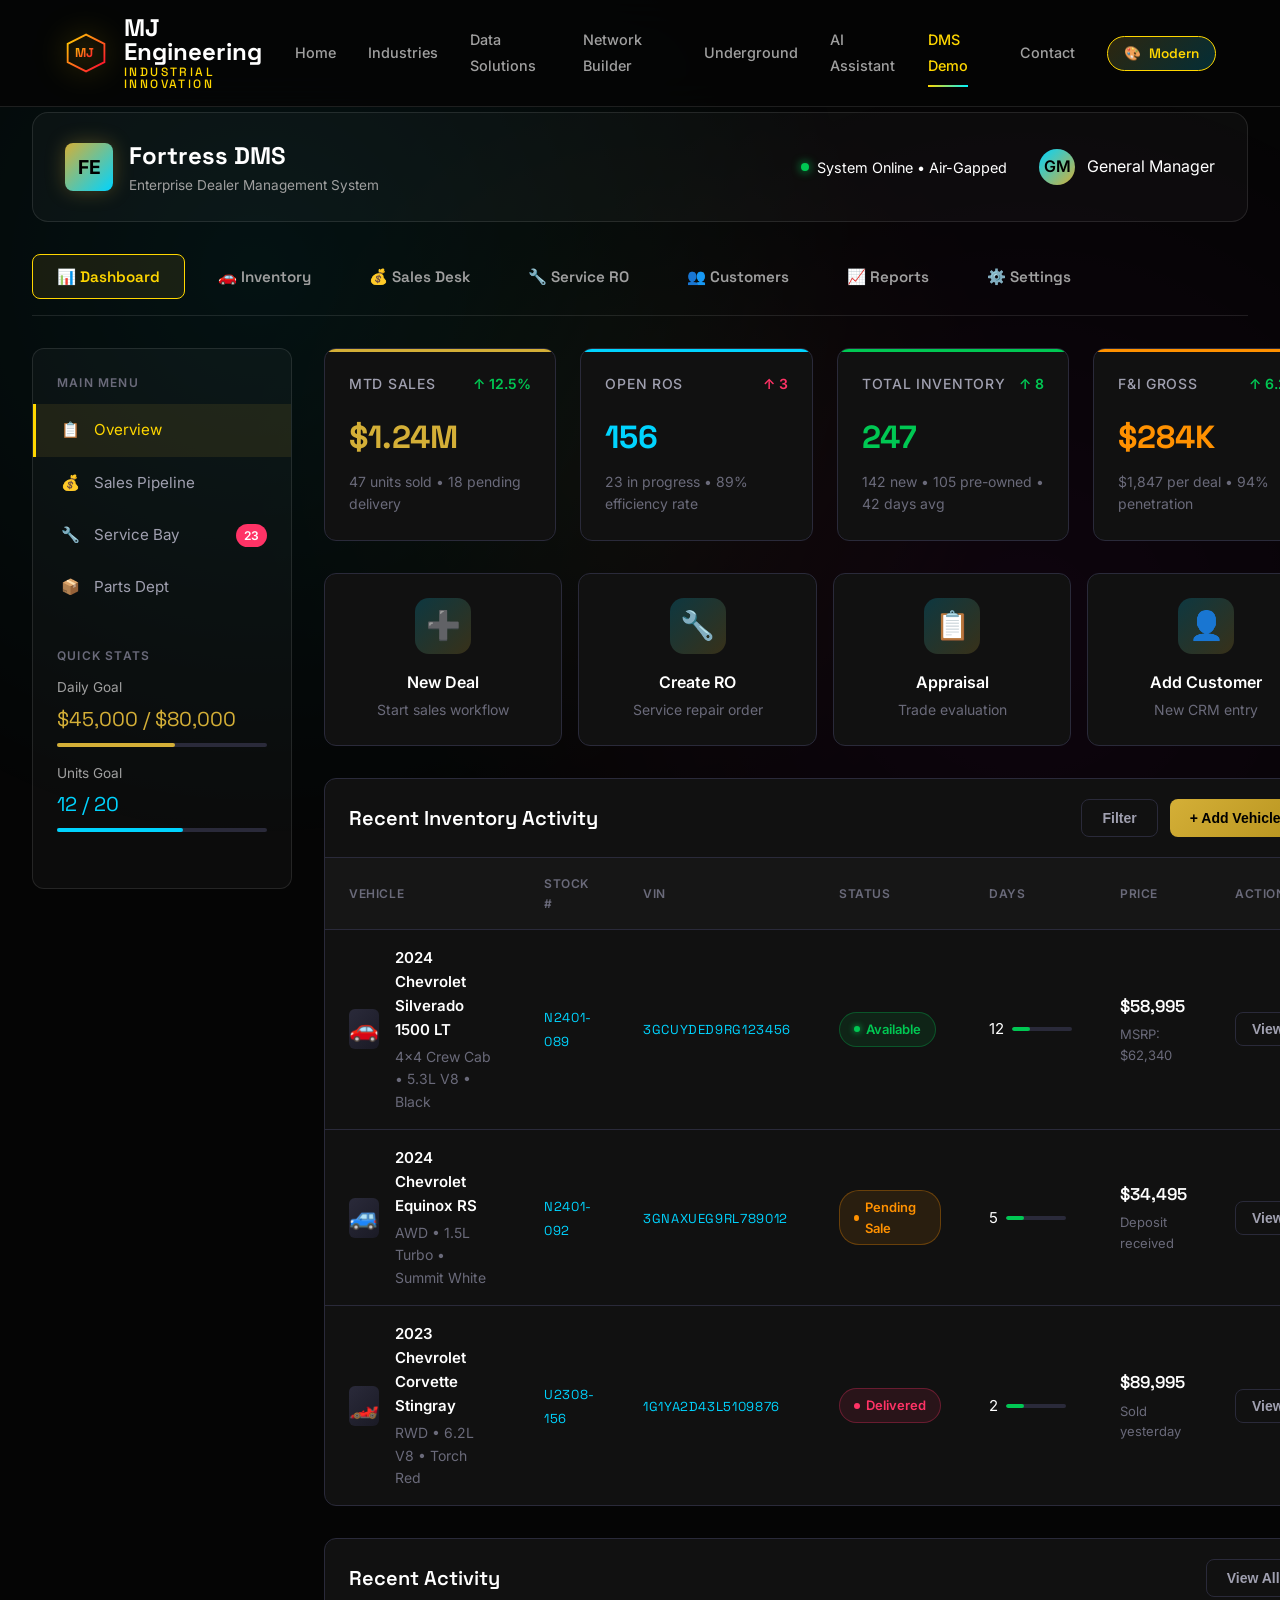
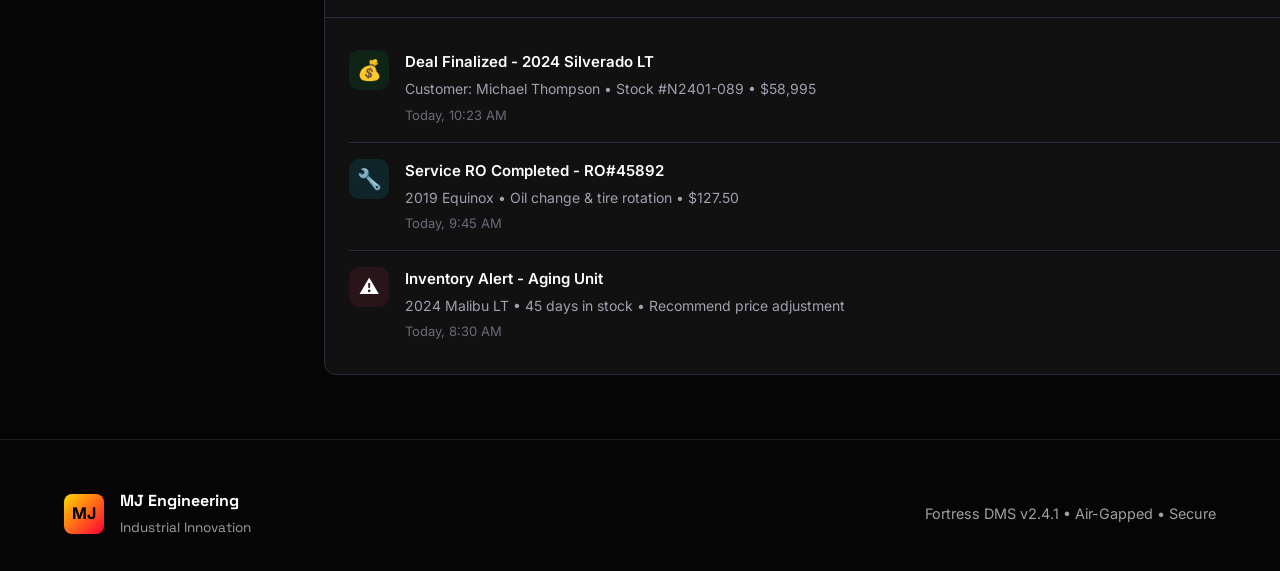
<file: MJ/fortress-dms.html>
<!DOCTYPE html>
<html lang="en">
<head>
    <meta charset="UTF-8">
    <meta name="viewport" content="width=device-width, initial-scale=1.0">
    <title>Fortress DMS Demo | MJ Engineering</title>
    <link rel="preconnect" href="https://fonts.googleapis.com">
    <link rel="preconnect" href="https://fonts.gstatic.com" crossorigin>
    <link href="https://fonts.googleapis.com/css2?family=Inter:wght@300;400;500;600;700;800&family=Space+Grotesk:wght@400;500;600;700&display=swap" rel="stylesheet">
    <style>
        :root {
            --primary-black: #050505;
            --secondary-black: #0a0a0a;
            --tertiary-black: #111111;
            --empire-red: #ff0033;
            --empire-gold: #ffd700;
            --holo-cyan: #00f3ff;
            --holo-magenta: #ff00ff;
            --text-white: #ffffff;
            --text-gray: #a0a0a0;
            --glass-bg: rgba(255, 255, 255, 0.03);
            --glass-border: rgba(255, 255, 255, 0.1);
            --accent-gold: #d4af37;
            --accent-cyan: #00d4ff;
            --accent-red: #ff3366;
            --accent-green: #00c853;
            --accent-orange: #ff9100;
            --text-primary: #ffffff;
            --text-secondary: #a0a0b0;
            --text-muted: #6a6a7a;
            --border-color: #2a2a3a;
            --success-bg: rgba(0, 200, 83, 0.1);
            --warning-bg: rgba(255, 145, 0, 0.1);
            --danger-bg: rgba(255, 51, 102, 0.1);
        }

        /* Classic Theme Variables */
        [data-theme="classic"] {
            --primary-black: #f5f5f0;
            --secondary-black: #e8e8e0;
            --tertiary-black: #ffffff;
            --text-white: #1a1a1a;
            --text-gray: #4a4a4a;
            --glass-bg: rgba(255, 255, 255, 0.8);
            --glass-border: rgba(0, 0, 0, 0.1);
            --border-color: #d0d0c8;
            --secondary-black: #f0f0e8;
            --tertiary-black: #fafaf5;
            --text-primary: #1a1a1a;
            --text-secondary: #4a4a4a;
            --text-muted: #6a6a6a;
        }

        * {
            margin: 0;
            padding: 0;
            box-sizing: border-box;
        }

        html {
            scroll-behavior: smooth;
        }

        body {
            background-color: var(--primary-black);
            color: var(--text-white);
            font-family: 'Inter', sans-serif;
            line-height: 1.6;
            overflow-x: hidden;
            transition: all 0.3s ease;
        }

        .holo-bg {
            position: fixed;
            top: 0;
            left: 0;
            width: 100%;
            height: 100%;
            pointer-events: none;
            z-index: -1;
            opacity: 0.4;
            background: 
                radial-gradient(circle at 20% 30%, rgba(0, 243, 255, 0.15) 0%, transparent 50%),
                radial-gradient(circle at 80% 70%, rgba(255, 0, 255, 0.1) 0%, transparent 50%),
                radial-gradient(circle at 50% 50%, rgba(255, 215, 0, 0.08) 0%, transparent 50%);
            animation: holoShift 25s ease-in-out infinite;
        }

        [data-theme="classic"] .holo-bg {
            opacity: 0.1;
            background: 
                radial-gradient(circle at 20% 30%, rgba(212, 175, 55, 0.2) 0%, transparent 50%),
                radial-gradient(circle at 80% 70%, rgba(0, 0, 0, 0.05) 0%, transparent 50%);
            animation: none;
        }

        @keyframes holoShift {
            0%, 100% { transform: translate(0, 0) rotate(0deg); }
            33% { transform: translate(30px, -20px) rotate(120deg); }
            66% { transform: translate(-20px, 30px) rotate(240deg); }
        }

        /* Navigation */
        nav {
            position: fixed;
            top: 0;
            width: 100%;
            z-index: 1000;
            padding: 1rem 5%;
            background: rgba(5, 5, 5, 0.85);
            backdrop-filter: blur(20px);
            border-bottom: 1px solid var(--glass-border);
            transition: all 0.3s ease;
        }

        [data-theme="classic"] nav {
            background: rgba(245, 245, 240, 0.95);
            border-bottom: 1px solid var(--border-color);
        }

        .nav-container {
            max-width: 1400px;
            margin: 0 auto;
            display: flex;
            justify-content: space-between;
            align-items: center;
        }

        .logo {
            display: flex;
            align-items: center;
            gap: 1rem;
            text-decoration: none;
        }

        .logo-icon {
            width: 48px;
            height: 48px;
        }

        .logo-icon svg {
            width: 100%;
            height: 100%;
            filter: drop-shadow(0 0 15px rgba(255, 215, 0, 0.6));
        }

        .logo-text {
            font-family: 'Space Grotesk', sans-serif;
            font-size: 1.5rem;
            font-weight: 700;
            color: var(--text-white);
            line-height: 1;
        }

        [data-theme="classic"] .logo-text {
            color: #1a1a1a;
        }

        .logo-text span {
            color: var(--empire-gold);
            display: block;
            font-size: 0.75rem;
            font-weight: 500;
            letter-spacing: 0.2em;
            text-transform: uppercase;
            margin-top: 2px;
        }

        .nav-links {
            display: flex;
            gap: 2rem;
            list-style: none;
            align-items: center;
        }

        .nav-links a {
            color: var(--text-gray);
            text-decoration: none;
            font-weight: 500;
            font-size: 0.9rem;
            transition: all 0.3s ease;
            position: relative;
            padding: 0.5rem 0;
        }

        [data-theme="classic"] .nav-links a {
            color: #4a4a4a;
        }

        .nav-links a::after {
            content: '';
            position: absolute;
            bottom: -5px;
            left: 0;
            width: 0;
            height: 2px;
            background: linear-gradient(90deg, var(--empire-gold), var(--holo-cyan));
            transition: width 0.3s ease;
        }

        .nav-links a:hover {
            color: var(--text-white);
        }

        [data-theme="classic"] .nav-links a:hover {
            color: #1a1a1a;
        }

        .nav-links a:hover::after,
        .nav-links a.active::after {
            width: 100%;
        }

        .nav-links a.active {
            color: var(--empire-gold);
        }

        .theme-toggle {
            background: linear-gradient(135deg, rgba(212, 175, 55, 0.2), rgba(0, 212, 255, 0.2));
            border: 1px solid var(--empire-gold);
            color: var(--empire-gold);
            padding: 0.5rem 1rem;
            border-radius: 100px;
            cursor: pointer;
            font-family: 'Space Grotesk', sans-serif;
            font-weight: 600;
            font-size: 0.85rem;
            transition: all 0.3s;
            display: flex;
            align-items: center;
            gap: 0.5rem;
        }

        .theme-toggle:hover {
            transform: scale(1.05);
            box-shadow: 0 0 20px rgba(212, 175, 55, 0.3);
        }

        [data-theme="classic"] .theme-toggle {
            background: #1a1a1a;
            color: #f5f5f0;
            border-color: #1a1a1a;
        }

        .mobile-menu-btn {
            display: none;
            background: none;
            border: none;
            color: var(--text-white);
            font-size: 1.5rem;
            cursor: pointer;
        }

        [data-theme="classic"] .mobile-menu-btn {
            color: #1a1a1a;
        }

        /* Main Layout */
        .dms-wrapper {
            padding-top: 80px;
            min-height: 100vh;
            display: flex;
            flex-direction: column;
        }

        .dms-container {
            flex: 1;
            max-width: 1400px;
            width: 100%;
            margin: 0 auto;
            padding: 2rem;
        }

        /* DMS Header */
        .dms-header {
            background: var(--glass-bg);
            border: 1px solid var(--glass-border);
            border-radius: 16px;
            padding: 1.5rem 2rem;
            margin-bottom: 2rem;
            display: flex;
            justify-content: space-between;
            align-items: center;
            flex-wrap: wrap;
            gap: 1rem;
            animation: slideDown 0.5s ease;
        }

        @keyframes slideDown {
            from { opacity: 0; transform: translateY(-20px); }
            to { opacity: 1; transform: translateY(0); }
        }

        [data-theme="classic"] .dms-header {
            background: #ffffff;
            box-shadow: 0 2px 8px rgba(0,0,0,0.1);
        }

        .dms-brand {
            display: flex;
            align-items: center;
            gap: 1rem;
        }

        .dms-logo {
            width: 48px;
            height: 48px;
            background: linear-gradient(135deg, var(--accent-gold), var(--accent-cyan));
            border-radius: 8px;
            display: flex;
            align-items: center;
            justify-content: center;
            font-weight: 700;
            color: #000;
            font-size: 1.2rem;
            box-shadow: 0 0 20px rgba(212,175,55,0.3);
        }

        .dms-title h1 {
            font-family: 'Space Grotesk', sans-serif;
            font-size: 1.5rem;
            font-weight: 700;
            margin: 0;
        }

        .dms-title span {
            display: block;
            font-size: 0.85rem;
            color: var(--text-gray);
            font-weight: 400;
        }

        .dms-meta {
            display: flex;
            align-items: center;
            gap: 2rem;
        }

        .status-indicator {
            display: flex;
            align-items: center;
            gap: 0.5rem;
            font-size: 0.9rem;
        }

        .status-dot {
            width: 8px;
            height: 8px;
            background: var(--accent-green);
            border-radius: 50%;
            box-shadow: 0 0 10px var(--accent-green);
            animation: pulse 2s infinite;
        }

        @keyframes pulse {
            0%, 100% { opacity: 1; }
            50% { opacity: 0.5; }
        }

        /* Tab Navigation */
        .tab-nav {
            display: flex;
            gap: 0.5rem;
            margin-bottom: 2rem;
            border-bottom: 1px solid var(--glass-border);
            padding-bottom: 1rem;
            overflow-x: auto;
            flex-wrap: wrap;
        }

        .tab-btn {
            padding: 0.75rem 1.5rem;
            background: transparent;
            border: 1px solid transparent;
            color: var(--text-gray);
            font-family: 'Space Grotesk', sans-serif;
            font-weight: 600;
            font-size: 0.95rem;
            cursor: pointer;
            transition: all 0.3s ease;
            position: relative;
            border-radius: 8px;
            white-space: nowrap;
        }

        .tab-btn:hover {
            background: var(--glass-bg);
            color: var(--text-white);
        }

        [data-theme="classic"] .tab-btn:hover {
            background: #e8e8e0;
            color: #1a1a1a;
        }

        .tab-btn.active {
            background: rgba(212, 175, 55, 0.1);
            color: var(--empire-gold);
            border-color: var(--empire-gold);
        }

        [data-theme="classic"] .tab-btn.active {
            background: #1a1a1a;
            color: #ffd700;
            border-color: #1a1a1a;
        }

        /* Tab Content */
        .tab-content {
            display: none;
            animation: fadeIn 0.3s ease;
        }

        .tab-content.active {
            display: block;
        }

        @keyframes fadeIn {
            from { opacity: 0; transform: translateY(10px); }
            to { opacity: 1; transform: translateY(0); }
        }

        /* Dashboard Grid */
        .dashboard-grid {
            display: grid;
            grid-template-columns: 260px 1fr;
            gap: 2rem;
        }

        /* Sidebar */
        .sidebar {
            background: var(--glass-bg);
            border: 1px solid var(--glass-border);
            border-radius: 12px;
            padding: 1.5rem 0;
            height: fit-content;
            transition: all 0.3s;
        }

        .sidebar:hover {
            border-color: var(--accent-gold);
        }

        [data-theme="classic"] .sidebar {
            background: #ffffff;
            box-shadow: 0 2px 8px rgba(0,0,0,0.08);
        }

        .sidebar-section {
            margin-bottom: 2rem;
        }

        .sidebar-header {
            padding: 0 1.5rem;
            margin-bottom: 0.75rem;
            font-size: 0.75rem;
            text-transform: uppercase;
            letter-spacing: 0.1em;
            color: var(--text-muted);
            font-weight: 600;
        }

        .nav-item {
            display: flex;
            align-items: center;
            gap: 0.875rem;
            padding: 0.875rem 1.5rem;
            color: var(--text-secondary);
            cursor: pointer;
            transition: all 0.2s;
            border-left: 3px solid transparent;
            font-size: 0.95rem;
        }

        .nav-item:hover {
            background: rgba(255, 255, 255, 0.03);
            color: var(--text-white);
            padding-left: 2rem;
        }

        [data-theme="classic"] .nav-item:hover {
            background: #f0f0e8;
            color: #1a1a1a;
        }

        .nav-item.active {
            background: rgba(212, 175, 55, 0.1);
            color: var(--empire-gold);
            border-left-color: var(--empire-gold);
        }

        [data-theme="classic"] .nav-item.active {
            background: #1a1a1a;
            color: #ffd700;
        }

        .nav-badge {
            margin-left: auto;
            background: var(--accent-red);
            color: white;
            font-size: 0.75rem;
            padding: 0.125rem 0.5rem;
            border-radius: 12px;
            font-weight: 600;
            animation: badgePulse 2s infinite;
        }

        @keyframes badgePulse {
            0%, 100% { transform: scale(1); }
            50% { transform: scale(1.1); }
        }

        /* KPI Cards */
        .kpi-grid {
            display: grid;
            grid-template-columns: repeat(4, 1fr);
            gap: 1.5rem;
            margin-bottom: 2rem;
        }

        .kpi-card {
            background: var(--tertiary-black);
            border: 1px solid var(--border-color);
            border-radius: 12px;
            padding: 1.5rem;
            position: relative;
            overflow: hidden;
            transition: all 0.3s;
        }

        .kpi-card:hover {
            transform: translateY(-5px);
            border-color: var(--accent-gold);
            box-shadow: 0 10px 30px rgba(0,0,0,0.3);
        }

        [data-theme="classic"] .kpi-card {
            background: #ffffff;
            border: 1px solid #d0d0c8;
            box-shadow: 0 2px 4px rgba(0,0,0,0.05);
        }

        .kpi-card::before {
            content: '';
            position: absolute;
            top: 0;
            left: 0;
            right: 0;
            height: 3px;
        }

        .kpi-card.sales::before { background: var(--accent-gold); }
        .kpi-card.service::before { background: var(--accent-cyan); }
        .kpi-card.inventory::before { background: var(--accent-green); }
        .kpi-card.finance::before { background: var(--accent-orange); }

        .kpi-header {
            display: flex;
            justify-content: space-between;
            align-items: flex-start;
            margin-bottom: 1rem;
        }

        .kpi-label {
            font-size: 0.875rem;
            color: var(--text-secondary);
            text-transform: uppercase;
            letter-spacing: 0.05em;
            font-weight: 500;
        }

        .kpi-trend {
            display: flex;
            align-items: center;
            gap: 0.25rem;
            font-size: 0.875rem;
            font-weight: 600;
        }

        .kpi-trend.up { color: var(--accent-green); }
        .kpi-trend.down { color: var(--accent-red); }

        .kpi-value {
            font-family: 'Space Grotesk', sans-serif;
            font-size: 2rem;
            font-weight: 700;
            margin-bottom: 0.5rem;
        }

        .kpi-card.sales .kpi-value { color: var(--accent-gold); }
        .kpi-card.service .kpi-value { color: var(--accent-cyan); }
        .kpi-card.inventory .kpi-value { color: var(--accent-green); }
        .kpi-card.finance .kpi-value { color: var(--accent-orange); }

        .kpi-footer {
            font-size: 0.875rem;
            color: var(--text-muted);
        }

        /* Data Tables */
        .data-section {
            background: var(--tertiary-black);
            border: 1px solid var(--border-color);
            border-radius: 12px;
            margin-bottom: 2rem;
            transition: all 0.3s;
        }

        .data-section:hover {
            border-color: var(--accent-cyan);
        }

        [data-theme="classic"] .data-section {
            background: #ffffff;
            border: 1px solid #d0d0c8;
            box-shadow: 0 2px 4px rgba(0,0,0,0.05);
        }

        .section-header {
            display: flex;
            justify-content: space-between;
            align-items: center;
            padding: 1.25rem 1.5rem;
            border-bottom: 1px solid var(--border-color);
        }

        .section-title {
            font-family: 'Space Grotesk', sans-serif;
            font-size: 1.25rem;
            font-weight: 600;
        }

        .section-actions {
            display: flex;
            gap: 0.75rem;
        }

        .btn {
            padding: 0.625rem 1.25rem;
            border-radius: 8px;
            font-size: 0.875rem;
            font-weight: 600;
            cursor: pointer;
            transition: all 0.2s;
            border: none;
            display: inline-flex;
            align-items: center;
            gap: 0.5rem;
        }

        .btn-primary {
            background: linear-gradient(135deg, var(--accent-gold), #b8941f);
            color: #000;
        }

        .btn-primary:hover {
            transform: translateY(-2px);
            box-shadow: 0 8px 20px rgba(212, 175, 55, 0.3);
        }

        .btn-secondary {
            background: transparent;
            border: 1px solid var(--border-color);
            color: var(--text-secondary);
        }

        [data-theme="classic"] .btn-secondary {
            border: 1px solid #d0d0c8;
            color: #4a4a4a;
        }

        .btn-secondary:hover {
            border-color: var(--accent-cyan);
            color: var(--text-white);
        }

        [data-theme="classic"] .btn-secondary:hover {
            border-color: #1a1a1a;
            color: #1a1a1a;
        }

        .table-container {
            overflow-x: auto;
        }

        .data-table {
            width: 100%;
            border-collapse: collapse;
        }

        .data-table th {
            text-align: left;
            padding: 1rem 1.5rem;
            font-size: 0.75rem;
            text-transform: uppercase;
            letter-spacing: 0.05em;
            color: var(--text-muted);
            font-weight: 600;
            border-bottom: 1px solid var(--border-color);
            background: rgba(255, 255, 255, 0.02);
        }

        [data-theme="classic"] .data-table th {
            background: #f5f5f0;
            color: #6a6a6a;
        }

        .data-table td {
            padding: 1rem 1.5rem;
            border-bottom: 1px solid var(--border-color);
            font-size: 0.9375rem;
            transition: all 0.2s;
        }

        .data-table tr:hover td {
            background: rgba(255, 255, 255, 0.03);
            color: var(--accent-gold);
        }

        [data-theme="classic"] .data-table tr:hover {
            background: #f5f5f0;
        }

        .data-table tr:last-child td {
            border-bottom: none;
        }

        /* Status Badges */
        .status-badge {
            display: inline-flex;
            align-items: center;
            gap: 0.375rem;
            padding: 0.375rem 0.875rem;
            border-radius: 20px;
            font-size: 0.8125rem;
            font-weight: 600;
            transition: all 0.3s;
        }

        .status-badge::before {
            content: '';
            width: 6px;
            height: 6px;
            border-radius: 50%;
        }

        .status-available {
            background: var(--success-bg);
            color: var(--accent-green);
            border: 1px solid rgba(0, 200, 83, 0.3);
        }

        .status-available::before {
            background: var(--accent-green);
            box-shadow: 0 0 6px var(--accent-green);
        }

        .status-pending {
            background: var(--warning-bg);
            color: var(--accent-orange);
            border: 1px solid rgba(255, 145, 0, 0.3);
        }

        .status-pending::before {
            background: var(--accent-orange);
        }

        .status-sold {
            background: var(--danger-bg);
            color: var(--accent-red);
            border: 1px solid rgba(255, 51, 102, 0.3);
        }

        .status-sold::before {
            background: var(--accent-red);
        }

        /* Vehicle Info */
        .vehicle-info {
            display: flex;
            align-items: center;
            gap: 1rem;
        }

        .vehicle-thumb {
            width: 60px;
            height: 40px;
            background: linear-gradient(135deg, #2a2a3a, #1a1a25);
            border-radius: 6px;
            display: flex;
            align-items: center;
            justify-content: center;
            font-size: 1.5rem;
            transition: transform 0.3s;
        }

        .vehicle-info:hover .vehicle-thumb {
            transform: scale(1.1);
        }

        [data-theme="classic"] .vehicle-thumb {
            background: linear-gradient(135deg, #e0e0d8, #d0d0c8);
        }

        .vehicle-details h4 {
            font-weight: 600;
            margin-bottom: 0.25rem;
        }

        .vehicle-meta {
            font-size: 0.875rem;
            color: var(--text-muted);
        }

        .vin {
            font-family: 'Space Grotesk', monospace;
            font-size: 0.8125rem;
            color: var(--accent-cyan);
            letter-spacing: 0.05em;
        }

        [data-theme="classic"] .vin {
            color: #0066cc;
        }

        /* Price Display */
        .price {
            font-family: 'Space Grotesk', sans-serif;
            font-weight: 600;
            font-size: 1.0625rem;
        }

        .price-change {
            font-size: 0.8125rem;
            color: var(--text-muted);
            margin-top: 0.25rem;
        }

        /* Days in Stock */
        .days-in-stock {
            display: flex;
            align-items: center;
            gap: 0.5rem;
        }

        .days-bar {
            width: 60px;
            height: 4px;
            background: var(--border-color);
            border-radius: 2px;
            overflow: hidden;
        }

        .days-fill {
            height: 100%;
            border-radius: 2px;
            transition: width 0.5s ease;
        }

        .days-fill.low { background: var(--accent-green); width: 30%; }
        .days-fill.medium { background: var(--accent-orange); width: 60%; }
        .days-fill.high { background: var(--accent-red); width: 90%; }

        /* Activity Feed */
        .activity-list {
            padding: 1rem 1.5rem;
        }

        .activity-item {
            display: flex;
            gap: 1rem;
            padding: 1rem 0;
            border-bottom: 1px solid var(--border-color);
            transition: all 0.3s;
        }

        .activity-item:hover {
            background: rgba(255,255,255,0.03);
            padding-left: 10px;
        }

        .activity-item:last-child {
            border-bottom: none;
        }

        .activity-icon {
            width: 40px;
            height: 40px;
            border-radius: 10px;
            display: flex;
            align-items: center;
            justify-content: center;
            font-size: 1.25rem;
            flex-shrink: 0;
            transition: transform 0.3s;
        }

        .activity-item:hover .activity-icon {
            transform: scale(1.1);
        }

        .activity-icon.sale { background: var(--success-bg); }
        .activity-icon.service { background: rgba(0, 212, 255, 0.1); }
        .activity-icon.alert { background: var(--danger-bg); }

        .activity-content h4 {
            font-weight: 600;
            margin-bottom: 0.25rem;
            font-size: 0.9375rem;
        }

        .activity-content p {
            color: var(--text-secondary);
            font-size: 0.875rem;
            margin-bottom: 0.25rem;
        }

        .activity-time {
            font-size: 0.8125rem;
            color: var(--text-muted);
        }

        /* Quick Actions */
        .quick-actions {
            display: grid;
            grid-template-columns: repeat(4, 1fr);
            gap: 1rem;
            margin-bottom: 2rem;
        }

        .action-card {
            background: var(--tertiary-black);
            border: 1px solid var(--border-color);
            border-radius: 12px;
            padding: 1.5rem;
            text-align: center;
            cursor: pointer;
            transition: all 0.3s;
        }

        [data-theme="classic"] .action-card {
            background: #ffffff;
            border: 1px solid #d0d0c8;
            box-shadow: 0 2px 4px rgba(0,0,0,0.05);
        }

        .action-card:hover {
            border-color: var(--accent-cyan);
            transform: translateY(-5px);
            box-shadow: 0 15px 30px rgba(0,212,255,0.2);
        }

        [data-theme="classic"] .action-card:hover {
            border-color: #1a1a1a;
        }

        .action-icon {
            width: 56px;
            height: 56px;
            background: linear-gradient(135deg, rgba(0, 212, 255, 0.2), rgba(212, 175, 55, 0.2));
            border-radius: 14px;
            display: flex;
            align-items: center;
            justify-content: center;
            font-size: 1.75rem;
            margin: 0 auto 1rem;
            transition: transform 0.3s;
        }

        .action-card:hover .action-icon {
            transform: rotate(10deg) scale(1.1);
        }

        .action-title {
            font-weight: 600;
            margin-bottom: 0.25rem;
        }

        .action-desc {
            font-size: 0.875rem;
            color: var(--text-muted);
        }

        /* Sales Desk Specific */
        .sales-workflow {
            display: grid;
            grid-template-columns: repeat(3, 1fr);
            gap: 1.5rem;
            margin-bottom: 2rem;
        }

        .workflow-card {
            background: var(--tertiary-black);
            border: 1px solid var(--border-color);
            border-radius: 12px;
            padding: 1.5rem;
            text-align: center;
            transition: all 0.3s;
        }

        .workflow-card:hover {
            transform: translateY(-5px);
            border-color: var(--accent-gold);
        }

        [data-theme="classic"] .workflow-card {
            background: #ffffff;
            border: 1px solid #d0d0c8;
        }

        .workflow-step {
            width: 40px;
            height: 40px;
            background: linear-gradient(135deg, var(--accent-gold), var(--accent-cyan));
            border-radius: 50%;
            display: flex;
            align-items: center;
            justify-content: center;
            font-weight: 700;
            color: #000;
            margin: 0 auto 1rem;
            box-shadow: 0 0 20px rgba(212,175,55,0.3);
        }

        .workflow-card h3 {
            font-family: 'Space Grotesk', sans-serif;
            margin-bottom: 0.5rem;
        }

        .workflow-card p {
            color: var(--text-gray);
            font-size: 0.9rem;
        }

        /* Service RO Specific */
        .ro-board {
            display: grid;
            grid-template-columns: repeat(4, 1fr);
            gap: 1rem;
            margin-bottom: 2rem;
        }

        .ro-column {
            background: var(--tertiary-black);
            border: 1px solid var(--border-color);
            border-radius: 12px;
            padding: 1rem;
            min-height: 400px;
            transition: all 0.3s;
        }

        .ro-column:hover {
            border-color: var(--accent-cyan);
        }

        [data-theme="classic"] .ro-column {
            background: #ffffff;
            border: 1px solid #d0d0c8;
        }

        .ro-column-header {
            font-family: 'Space Grotesk', sans-serif;
            font-weight: 600;
            margin-bottom: 1rem;
            padding-bottom: 0.5rem;
            border-bottom: 2px solid var(--border-color);
            display: flex;
            justify-content: space-between;
            align-items: center;
        }

        .ro-count {
            background: var(--accent-gold);
            color: #000;
            padding: 0.125rem 0.5rem;
            border-radius: 12px;
            font-size: 0.75rem;
        }

        .ro-card {
            background: var(--secondary-black);
            border: 1px solid var(--border-color);
            border-radius: 8px;
            padding: 1rem;
            margin-bottom: 0.75rem;
            cursor: move;
            transition: all 0.2s;
        }

        .ro-card:hover {
            border-color: var(--accent-cyan);
            transform: translateX(5px);
            box-shadow: 0 5px 15px rgba(0,0,0,0.2);
        }

        [data-theme="classic"] .ro-card {
            background: #f5f5f0;
            border: 1px solid #e0e0d8;
        }

        .ro-number {
            font-family: 'Space Grotesk', monospace;
            font-size: 0.875rem;
            color: var(--accent-cyan);
            margin-bottom: 0.25rem;
        }

        .ro-vehicle {
            font-weight: 600;
            margin-bottom: 0.25rem;
        }

        .ro-customer {
            font-size: 0.875rem;
            color: var(--text-gray);
            margin-bottom: 0.5rem;
        }

        .ro-status {
            display: flex;
            justify-content: space-between;
            align-items: center;
            font-size: 0.8rem;
        }

        .ro-time {
            color: var(--text-muted);
        }

        .ro-tech {
            background: rgba(212, 175, 55, 0.2);
            color: var(--accent-gold);
            padding: 0.125rem 0.5rem;
            border-radius: 4px;
        }

        /* Customers CRM */
        .crm-header {
            display: flex;
            gap: 1rem;
            margin-bottom: 2rem;
        }

        .search-box {
            flex: 1;
            position: relative;
        }

        .search-box input {
            width: 100%;
            padding: 0.75rem 1rem 0.75rem 2.5rem;
            background: var(--tertiary-black);
            border: 1px solid var(--border-color);
            border-radius: 8px;
            color: var(--text-white);
            font-size: 0.95rem;
            transition: all 0.3s;
        }

        .search-box input:focus {
            border-color: var(--accent-gold);
            box-shadow: 0 0 0 3px rgba(212,175,55,0.1);
        }

        [data-theme="classic"] .search-box input {
            background: #ffffff;
            color: #1a1a1a;
            border: 1px solid #d0d0c8;
        }

        .search-box::before {
            content: '🔍';
            position: absolute;
            left: 0.75rem;
            top: 50%;
            transform: translateY(-50%);
            opacity: 0.5;
        }

        /* Reports Section */
        .report-grid {
            display: grid;
            grid-template-columns: repeat(2, 1fr);
            gap: 1.5rem;
        }

        .report-card {
            background: var(--tertiary-black);
            border: 1px solid var(--border-color);
            border-radius: 12px;
            padding: 1.5rem;
            transition: all 0.3s;
        }

        .report-card:hover {
            border-color: var(--accent-gold);
            transform: translateY(-3px);
        }

        [data-theme="classic"] .report-card {
            background: #ffffff;
            border: 1px solid #d0d0c8;
        }

        .report-chart {
            height: 200px;
            background: linear-gradient(135deg, rgba(212, 175, 55, 0.1), rgba(0, 212, 255, 0.1));
            border-radius: 8px;
            margin: 1rem 0;
            display: flex;
            align-items: flex-end;
            justify-content: space-around;
            padding: 1rem;
            position: relative;
        }

        .chart-bar {
            width: 40px;
            background: linear-gradient(to top, var(--accent-gold), var(--accent-cyan));
            border-radius: 4px 4px 0 0;
            transition: all 0.3s;
        }

        .chart-bar:hover {
            opacity: 0.8;
            transform: scaleY(1.05);
        }

        /* Settings */
        .settings-grid {
            display: grid;
            grid-template-columns: repeat(2, 1fr);
            gap: 1.5rem;
        }

        .settings-card {
            background: var(--tertiary-black);
            border: 1px solid var(--border-color);
            border-radius: 12px;
            padding: 1.5rem;
            transition: all 0.3s;
        }

        .settings-card:hover {
            border-color: var(--accent-cyan);
        }

        [data-theme="classic"] .settings-card {
            background: #ffffff;
            border: 1px solid #d0d0c8;
        }

        .settings-card h3 {
            font-family: 'Space Grotesk', sans-serif;
            margin-bottom: 1rem;
            padding-bottom: 0.5rem;
            border-bottom: 1px solid var(--border-color);
        }

        .setting-item {
            display: flex;
            justify-content: space-between;
            align-items: center;
            padding: 1rem 0;
            border-bottom: 1px solid var(--border-color);
        }

        .setting-item:last-child {
            border-bottom: none;
        }

        .setting-label {
            font-weight: 500;
        }

        .setting-desc {
            font-size: 0.85rem;
            color: var(--text-gray);
        }

        .toggle {
            width: 50px;
            height: 26px;
            background: var(--border-color);
            border-radius: 13px;
            position: relative;
            cursor: pointer;
            transition: all 0.3s;
        }

        .toggle.active {
            background: var(--accent-green);
        }

        .toggle::after {
            content: '';
            position: absolute;
            width: 22px;
            height: 22px;
            background: white;
            border-radius: 50%;
            top: 2px;
            left: 2px;
            transition: all 0.3s;
        }

        .toggle.active::after {
            left: 26px;
        }

        /* Footer */
        footer {
            background: var(--primary-black);
            border-top: 1px solid var(--glass-border);
            padding: 3rem 5% 2rem;
            margin-top: auto;
        }

        [data-theme="classic"] footer {
            background: #e8e8e0;
            border-top: 1px solid #d0d0c8;
        }

        .footer-content {
            max-width: 1400px;
            margin: 0 auto;
            display: flex;
            justify-content: space-between;
            align-items: center;
            flex-wrap: wrap;
            gap: 1rem;
        }

        .footer-brand {
            display: flex;
            align-items: center;
            gap: 1rem;
        }

        .footer-logo {
            width: 40px;
            height: 40px;
            background: linear-gradient(135deg, var(--empire-gold), var(--empire-red));
            border-radius: 8px;
            display: flex;
            align-items: center;
            justify-content: center;
            font-weight: 700;
            color: #000;
        }

        .footer-text {
            font-family: 'Space Grotesk', sans-serif;
        }

        .footer-text strong {
            display: block;
            color: var(--text-white);
        }

        [data-theme="classic"] .footer-text strong {
            color: #1a1a1a;
        }

        .footer-text span {
            font-size: 0.85rem;
            color: var(--text-gray);
        }

        /* Responsive */
        @media (max-width: 1200px) {
            .dashboard-grid {
                grid-template-columns: 1fr;
            }
            .sidebar {
                display: none;
            }
            .kpi-grid {
                grid-template-columns: repeat(2, 1fr);
            }
            .sales-workflow {
                grid-template-columns: 1fr;
            }
            .ro-board {
                grid-template-columns: repeat(2, 1fr);
            }
        }

        @media (max-width: 768px) {
            .kpi-grid {
                grid-template-columns: 1fr;
            }
            .quick-actions {
                grid-template-columns: repeat(2, 1fr);
            }
            .report-grid,
            .settings-grid {
                grid-template-columns: 1fr;
            }
            .ro-board {
                grid-template-columns: 1fr;
            }
            .nav-links {
                display: none;
            }
            .mobile-menu-btn {
                display: block;
            }
            .dms-meta {
                flex-direction: column;
                gap: 0.5rem;
            }
        }

        /* Scrollbar */
        ::-webkit-scrollbar {
            width: 8px;
            height: 8px;
        }

        ::-webkit-scrollbar-track {
            background: var(--secondary-black);
        }

        [data-theme="classic"] ::-webkit-scrollbar-track {
            background: #e8e8e0;
        }

        ::-webkit-scrollbar-thumb {
            background: var(--border-color);
            border-radius: 4px;
        }

        ::-webkit-scrollbar-thumb:hover {
            background: var(--text-muted);
        }
    </style>
</head>
<body>
    <div class="holo-bg"></div>

    <!-- Navigation -->
    <nav>
        <div class="nav-container">
            <a href="index.html" class="logo">
                <div class="logo-icon">
                    <svg viewBox="0 0 48 48" fill="none" xmlns="http://www.w3.org/2000/svg">
                        <defs>
                            <linearGradient id="logoGradient" x1="0%" y1="0%" x2="100%" y2="100%">
                                <stop offset="0%" style="stop-color:#ffd700;stop-opacity:1" />
                                <stop offset="100%" style="stop-color:#ff0033;stop-opacity:1" />
                            </linearGradient>
                        </defs>
                        <path d="M24 4L4 14v20l20 10 20-10V14L24 4z" stroke="url(#logoGradient)" stroke-width="2" fill="none"/>
                        <path d="M24 4v20M24 24v20" stroke="url(#logoGradient)" stroke-width="2"/>
                        <text x="12" y="28" fill="url(#logoGradient)" font-family="Space Grotesk" font-weight="700" font-size="14">MJ</text>
                    </svg>
                </div>
                <div class="logo-text">
                    MJ Engineering
                    <span>Industrial Innovation</span>
                </div>
            </a>
            <ul class="nav-links">
                <li><a href="index.html">Home</a></li>
                <li><a href="industries.html">Industries</a></li>
                <li><a href="data-solutions.html">Data Solutions</a></li>
                <li><a href="network-builder.html">Network Builder</a></li>
                <li><a href="underground.html">Underground</a></li>
                <li><a href="ai-assistant.html">AI Assistant</a></li>
                <li><a href="fortress-dms.html" class="active">DMS Demo</a></li>
                <li><a href="contact.html">Contact</a></li>
                <li><button class="theme-toggle" onclick="toggleTheme()">🎨 <span id="themeText">Modern</span></button></li>
            </ul>
            <button class="mobile-menu-btn">☰</button>
        </div>
    </nav>

    <div class="dms-wrapper">
        <div class="dms-container">
            <!-- DMS Header -->
            <div class="dms-header">
                <div class="dms-brand">
                    <div class="dms-logo">FE</div>
                    <div class="dms-title">
                        <h1>Fortress DMS</h1>
                        <span>Enterprise Dealer Management System</span>
                    </div>
                </div>
                <div class="dms-meta">
                    <div class="status-indicator">
                        <div class="status-dot"></div>
                        <span>System Online • Air-Gapped</span>
                    </div>
                    <div class="user-profile" style="display: flex; align-items: center; gap: 0.75rem;">
                        <div style="width: 36px; height: 36px; background: linear-gradient(135deg, var(--accent-cyan), var(--accent-gold)); border-radius: 50%; display: flex; align-items: center; justify-content: center; font-weight: 600; color: #000;">GM</div>
                        <span>General Manager</span>
                    </div>
                </div>
            </div>

            <!-- Tab Navigation -->
            <div class="tab-nav">
                <button class="tab-btn active" onclick="switchTab('dashboard')">📊 Dashboard</button>
                <button class="tab-btn" onclick="switchTab('inventory')">🚗 Inventory</button>
                <button class="tab-btn" onclick="switchTab('sales')">💰 Sales Desk</button>
                <button class="tab-btn" onclick="switchTab('service')">🔧 Service RO</button>
                <button class="tab-btn" onclick="switchTab('customers')">👥 Customers</button>
                <button class="tab-btn" onclick="switchTab('reports')">📈 Reports</button>
                <button class="tab-btn" onclick="switchTab('settings')">⚙️ Settings</button>
            </div>

            <!-- Dashboard Tab -->
            <div id="dashboard" class="tab-content active">
                <div class="dashboard-grid">
                    <aside class="sidebar">
                        <div class="sidebar-section">
                            <div class="sidebar-header">Main Menu</div>
                            <div class="nav-item active" onclick="switchSubTab('dash-overview')">
                                <span style="width: 20px; text-align: center;">📋</span>
                                Overview
                            </div>
                            <div class="nav-item" onclick="switchSubTab('dash-sales')">
                                <span style="width: 20px; text-align: center;">💰</span>
                                Sales Pipeline
                            </div>
                            <div class="nav-item" onclick="switchSubTab('dash-service')">
                                <span style="width: 20px; text-align: center;">🔧</span>
                                Service Bay
                                <span class="nav-badge">23</span>
                            </div>
                            <div class="nav-item" onclick="switchSubTab('dash-parts')">
                                <span style="width: 20px; text-align: center;">📦</span>
                                Parts Dept
                            </div>
                        </div>
                        <div class="sidebar-section">
                            <div class="sidebar-header">Quick Stats</div>
                            <div style="padding: 0 1.5rem;">
                                <div style="margin-bottom: 1rem;">
                                    <div style="font-size: 0.85rem; color: var(--text-gray); margin-bottom: 0.25rem;">Daily Goal</div>
                                    <div style="font-family: 'Space Grotesk', sans-serif; font-size: 1.25rem; color: var(--accent-gold);">$45,000 / $80,000</div>
                                    <div style="width: 100%; height: 4px; background: var(--border-color); border-radius: 2px; margin-top: 0.5rem;">
                                        <div style="width: 56%; height: 100%; background: var(--accent-gold); border-radius: 2px;"></div>
                                    </div>
                                </div>
                                <div>
                                    <div style="font-size: 0.85rem; color: var(--text-gray); margin-bottom: 0.25rem;">Units Goal</div>
                                    <div style="font-family: 'Space Grotesk', sans-serif; font-size: 1.25rem; color: var(--accent-cyan);">12 / 20</div>
                                    <div style="width: 100%; height: 4px; background: var(--border-color); border-radius: 2px; margin-top: 0.5rem;">
                                        <div style="width: 60%; height: 100%; background: var(--accent-cyan); border-radius: 2px;"></div>
                                    </div>
                                </div>
                            </div>
                        </div>
                    </aside>

                    <div class="main-content">
                        <!-- KPI Cards -->
                        <div class="kpi-grid">
                            <div class="kpi-card sales">
                                <div class="kpi-header">
                                    <span class="kpi-label">MTD Sales</span>
                                    <span class="kpi-trend up">↑ 12.5%</span>
                                </div>
                                <div class="kpi-value">$1.24M</div>
                                <div class="kpi-footer">47 units sold • 18 pending delivery</div>
                            </div>
                            <div class="kpi-card service">
                                <div class="kpi-header">
                                    <span class="kpi-label">Open ROs</span>
                                    <span class="kpi-trend down">↑ 3</span>
                                </div>
                                <div class="kpi-value">156</div>
                                <div class="kpi-footer">23 in progress • 89% efficiency rate</div>
                            </div>
                            <div class="kpi-card inventory">
                                <div class="kpi-header">
                                    <span class="kpi-label">Total Inventory</span>
                                    <span class="kpi-trend up">↑ 8</span>
                                </div>
                                <div class="kpi-value">247</div>
                                <div class="kpi-footer">142 new • 105 pre-owned • 42 days avg</div>
                            </div>
                            <div class="kpi-card finance">
                                <div class="kpi-header">
                                    <span class="kpi-label">F&I Gross</span>
                                    <span class="kpi-trend up">↑ 6.2%</span>
                                </div>
                                <div class="kpi-value">$284K</div>
                                <div class="kpi-footer">$1,847 per deal • 94% penetration</div>
                            </div>
                        </div>

                        <!-- Quick Actions -->
                        <div class="quick-actions">
                            <div class="action-card" onclick="alert('Starting new deal workflow...')">
                                <div class="action-icon">➕</div>
                                <div class="action-title">New Deal</div>
                                <div class="action-desc">Start sales workflow</div>
                            </div>
                            <div class="action-card" onclick="alert('Creating new RO...')">
                                <div class="action-icon">🔧</div>
                                <div class="action-title">Create RO</div>
                                <div class="action-desc">Service repair order</div>
                            </div>
                            <div class="action-card" onclick="alert('Opening appraisal tool...')">
                                <div class="action-icon">📋</div>
                                <div class="action-title">Appraisal</div>
                                <div class="action-desc">Trade evaluation</div>
                            </div>
                            <div class="action-card" onclick="alert('Adding new customer...')">
                                <div class="action-icon">👤</div>
                                <div class="action-title">Add Customer</div>
                                <div class="action-desc">New CRM entry</div>
                            </div>
                        </div>

                        <!-- Recent Inventory -->
                        <div class="data-section">
                            <div class="section-header">
                                <h2 class="section-title">Recent Inventory Activity</h2>
                                <div class="section-actions">
                                    <button class="btn btn-secondary">Filter</button>
                                    <button class="btn btn-primary" onclick="alert('Opening add vehicle form...')">+ Add Vehicle</button>
                                </div>
                            </div>
                            <div class="table-container">
                                <table class="data-table">
                                    <thead>
                                        <tr>
                                            <th>Vehicle</th>
                                            <th>Stock #</th>
                                            <th>VIN</th>
                                            <th>Status</th>
                                            <th>Days</th>
                                            <th>Price</th>
                                            <th>Actions</th>
                                        </tr>
                                    </thead>
                                    <tbody>
                                        <tr>
                                            <td>
                                                <div class="vehicle-info">
                                                    <div class="vehicle-thumb">🚗</div>
                                                    <div class="vehicle-details">
                                                        <h4>2024 Chevrolet Silverado 1500 LT</h4>
                                                        <div class="vehicle-meta">4x4 Crew Cab • 5.3L V8 • Black</div>
                                                    </div>
                                                </div>
                                            </td>
                                            <td><span class="vin">N2401-089</span></td>
                                            <td><span class="vin">3GCUYDED9RG123456</span></td>
                                            <td><span class="status-badge status-available">Available</span></td>
                                            <td>
                                                <div class="days-in-stock">
                                                    <span>12</span>
                                                    <div class="days-bar"><div class="days-fill low"></div></div>
                                                </div>
                                            </td>
                                            <td>
                                                <div class="price">$58,995</div>
                                                <div class="price-change">MSRP: $62,340</div>
                                            </td>
                                            <td><button class="btn btn-secondary" style="padding: 0.5rem 1rem;" onclick="alert('Viewing vehicle details...')">View</button></td>
                                        </tr>
                                        <tr>
                                            <td>
                                                <div class="vehicle-info">
                                                    <div class="vehicle-thumb">🚙</div>
                                                    <div class="vehicle-details">
                                                        <h4>2024 Chevrolet Equinox RS</h4>
                                                        <div class="vehicle-meta">AWD • 1.5L Turbo • Summit White</div>
                                                    </div>
                                                </div>
                                            </td>
                                            <td><span class="vin">N2401-092</span></td>
                                            <td><span class="vin">3GNAXUEG9RL789012</span></td>
                                            <td><span class="status-badge status-pending">Pending Sale</span></td>
                                            <td>
                                                <div class="days-in-stock">
                                                    <span>5</span>
                                                    <div class="days-bar"><div class="days-fill low"></div></div>
                                                </div>
                                            </td>
                                            <td>
                                                <div class="price">$34,495</div>
                                                <div class="price-change">Deposit received</div>
                                            </td>
                                            <td><button class="btn btn-secondary" style="padding: 0.5rem 1rem;" onclick="alert('Viewing vehicle details...')">View</button></td>
                                        </tr>
                                        <tr>
                                            <td>
                                                <div class="vehicle-info">
                                                    <div class="vehicle-thumb">🏎️</div>
                                                    <div class="vehicle-details">
                                                        <h4>2023 Chevrolet Corvette Stingray</h4>
                                                        <div class="vehicle-meta">RWD • 6.2L V8 • Torch Red</div>
                                                    </div>
                                                </div>
                                            </td>
                                            <td><span class="vin">U2308-156</span></td>
                                            <td><span class="vin">1G1YA2D43L5109876</span></td>
                                            <td><span class="status-badge status-sold">Delivered</span></td>
                                            <td>
                                                <div class="days-in-stock">
                                                    <span>2</span>
                                                    <div class="days-bar"><div class="days-fill low"></div></div>
                                                </div>
                                            </td>
                                            <td>
                                                <div class="price">$89,995</div>
                                                <div class="price-change">Sold yesterday</div>
                                            </td>
                                            <td><button class="btn btn-secondary" style="padding: 0.5rem 1rem;" onclick="alert('Viewing vehicle details...')">View</button></td>
                                        </tr>
                                    </tbody>
                                </table>
                            </div>
                        </div>

                        <!-- Recent Activity -->
                        <div class="data-section">
                            <div class="section-header">
                                <h2 class="section-title">Recent Activity</h2>
                                <button class="btn btn-secondary" onclick="alert('Viewing all activity...')">View All</button>
                            </div>
                            <div class="activity-list">
                                <div class="activity-item">
                                    <div class="activity-icon sale">💰</div>
                                    <div class="activity-content">
                                        <h4>Deal Finalized - 2024 Silverado LT</h4>
                                        <p>Customer: Michael Thompson • Stock #N2401-089 • $58,995</p>
                                        <div class="activity-time">Today, 10:23 AM</div>
                                    </div>
                                </div>
                                <div class="activity-item">
                                    <div class="activity-icon service">🔧</div>
                                    <div class="activity-content">
                                        <h4>Service RO Completed - RO#45892</h4>
                                        <p>2019 Equinox • Oil change & tire rotation • $127.50</p>
                                        <div class="activity-time">Today, 9:45 AM</div>
                                    </div>
                                </div>
                                <div class="activity-item">
                                    <div class="activity-icon alert">⚠️</div>
                                    <div class="activity-content">
                                        <h4>Inventory Alert - Aging Unit</h4>
                                        <p>2024 Malibu LT • 45 days in stock • Recommend price adjustment</p>
                                        <div class="activity-time">Today, 8:30 AM</div>
                                    </div>
                                </div>
                            </div>
                        </div>
                    </div>
                </div>
            </div>

            <!-- Inventory Tab -->
            <div id="inventory" class="tab-content">
                <div class="kpi-grid" style="margin-bottom: 2rem;">
                    <div class="kpi-card inventory">
                        <div class="kpi-header">
                            <span class="kpi-label">New Vehicles</span>
                            <span class="kpi-trend up">↑ 5</span>
                        </div>
                        <div class="kpi-value">142</div>
                        <div class="kpi-footer">Avg 38 days in stock</div>
                    </div>
                    <div class="kpi-card sales">
                        <div class="kpi-header">
                            <span class="kpi-label">Pre-Owned</span>
                            <span class="kpi-trend up">↑ 3</span>
                        </div>
                        <div class="kpi-value">105</div>
                        <div class="kpi-footer">Avg 42 days in stock</div>
                    </div>
                    <div class="kpi-card finance">
                        <div class="kpi-header">
                            <span class="kpi-label">Incoming</span>
                            <span class="kpi-trend up">↑ 12</span>
                        </div>
                        <div class="kpi-value">28</div>
                        <div class="kpi-footer">Expected this week</div>
                    </div>
                    <div class="kpi-card service">
                        <div class="kpi-header">
                            <span class="kpi-label">Aging Units</span>
                            <span class="kpi-trend down">↓ 2</span>
                        </div>
                        <div class="kpi-value">18</div>
                        <div class="kpi-footer">Over 60 days</div>
                    </div>
                </div>

                <div class="data-section">
                    <div class="section-header">
                        <h2 class="section-title">Full Inventory</h2>
                        <div class="section-actions">
                            <button class="btn btn-secondary">Export</button>
                            <button class="btn btn-primary">+ Add Vehicle</button>
                        </div>
                    </div>
                    <div class="table-container">
                        <table class="data-table">
                            <thead>
                                <tr>
                                    <th>Vehicle</th>
                                    <th>Stock #</th>
                                    <th>VIN</th>
                                    <th>Status</th>
                                    <th>Days</th>
                                    <th>Cost</th>
                                    <th>Price</th>
                                    <th>Actions</th>
                                </tr>
                            </thead>
                            <tbody>
                                <tr>
                                    <td>
                                        <div class="vehicle-info">
                                            <div class="vehicle-thumb">🚗</div>
                                            <div class="vehicle-details">
                                                <h4>2024 Chevrolet Silverado 1500 LT</h4>
                                                <div class="vehicle-meta">4x4 Crew Cab • 5.3L V8</div>
                                            </div>
                                        </div>
                                    </td>
                                    <td><span class="vin">N2401-089</span></td>
                                    <td><span class="vin">3GCUYDED9RG123456</span></td>
                                    <td><span class="status-badge status-available">Available</span></td>
                                    <td>12</td>
                                    <td>$52,400</td>
                                    <td>$58,995</td>
                                    <td><button class="btn btn-secondary" style="padding: 0.5rem 1rem;">Edit</button></td>
                                </tr>
                                <tr>
                                    <td>
                                        <div class="vehicle-info">
                                            <div class="vehicle-thumb">🚙</div>
                                            <div class="vehicle-details">
                                                <h4>2024 Chevrolet Equinox RS</h4>
                                                <div class="vehicle-meta">AWD • 1.5L Turbo</div>
                                            </div>
                                        </div>
                                    </td>
                                    <td><span class="vin">N2401-092</span></td>
                                    <td><span class="vin">3GNAXUEG9RL789012</span></td>
                                    <td><span class="status-badge status-pending">Pending</span></td>
                                    <td>5</td>
                                    <td>$30,200</td>
                                    <td>$34,495</td>
                                    <td><button class="btn btn-secondary" style="padding: 0.5rem 1rem;">Edit</button></td>
                                </tr>
                                <tr>
                                    <td>
                                        <div class="vehicle-info">
                                            <div class="vehicle-thumb">🚐</div>
                                            <div class="vehicle-details">
                                                <h4>2024 Chevrolet Traverse Z71</h4>
                                                <div class="vehicle-meta">AWD • 3.6L V6</div>
                                            </div>
                                        </div>
                                    </td>
                                    <td><span class="vin">N2401-095</span></td>
                                    <td><span class="vin">1GNERGKW9RJ345678</span></td>
                                    <td><span class="status-badge status-available">Available</span></td>
                                    <td>18</td>
                                    <td>$47,800</td>
                                    <td>$52,340</td>
                                    <td><button class="btn btn-secondary" style="padding: 0.5rem 1rem;">Edit</button></td>
                                </tr>
                                <tr>
                                    <td>
                                        <div class="vehicle-info">
                                            <div class="vehicle-thumb">🚗</div>
                                            <div class="vehicle-details">
                                                <h4>2024 Chevrolet Malibu LT</h4>
                                                <div class="vehicle-meta">FWD • 1.5L Turbo</div>
                                            </div>
                                        </div>
                                    </td>
                                    <td><span class="vin">N2402-112</span></td>
                                    <td><span class="vin">1G1ZD5ST8RF456789</span></td>
                                    <td><span class="status-badge status-available">Available</span></td>
                                    <td>45</td>
                                    <td>$25,400</td>
                                    <td>$28,995</td>
                                    <td><button class="btn btn-secondary" style="padding: 0.5rem 1rem;">Edit</button></td>
                                </tr>
                            </tbody>
                        </table>
                    </div>
                </div>
            </div>

            <!-- Sales Desk Tab -->
            <div id="sales" class="tab-content">
                <div class="sales-workflow">
                    <div class="workflow-card">
                        <div class="workflow-step">1</div>
                        <h3>Lead Capture</h3>
                        <p>Initial customer contact and qualification</p>
                        <div style="margin-top: 1rem; padding: 1rem; background: var(--secondary-black); border-radius: 8px;">
                            <div style="font-size: 0.875rem; color: var(--text-gray);">Active Leads</div>
                            <div style="font-family: 'Space Grotesk', sans-serif; font-size: 2rem; color: var(--accent-gold);">24</div>
                        </div>
                    </div>
                    <div class="workflow-card">
                        <div class="workflow-step">2</div>
                        <h3>Vehicle Selection</h3>
                        <p>Match customer with inventory</p>
                        <div style="margin-top: 1rem; padding: 1rem; background: var(--secondary-black); border-radius: 8px;">
                            <div style="font-size: 0.875rem; color: var(--text-gray);">Pending Appraisals</div>
                            <div style="font-family: 'Space Grotesk', sans-serif; font-size: 2rem; color: var(--accent-cyan);">8</div>
                        </div>
                    </div>
                    <div class="workflow-card">
                        <div class="workflow-step">3</div>
                        <h3>Deal Structuring</h3>
                        <p>Finance and final negotiations</p>
                        <div style="margin-top: 1rem; padding: 1rem; background: var(--secondary-black); border-radius: 8px;">
                            <div style="font-size: 0.875rem; color: var(--text-gray);">In Finance</div>
                            <div style="font-family: 'Space Grotesk', sans-serif; font-size: 2rem; color: var(--accent-green);">6</div>
                        </div>
                    </div>
                </div>

                <div class="data-section">
                    <div class="section-header">
                        <h2 class="section-title">Active Deals</h2>
                        <div class="section-actions">
                            <button class="btn btn-primary">+ New Deal</button>
                        </div>
                    </div>
                    <div class="table-container">
                        <table class="data-table">
                            <thead>
                                <tr>
                                    <th>Customer</th>
                                    <th>Vehicle</th>
                                    <th>Stage</th>
                                    <th>Salesperson</th>
                                    <th>Amount</th>
                                    <th>Status</th>
                                    <th>Actions</th>
                                </tr>
                            </thead>
                            <tbody>
                                <tr>
                                    <td>
                                        <div style="font-weight: 600;">Michael Thompson</div>
                                        <div style="font-size: 0.875rem; color: var(--text-gray);">mike.t@email.com</div>
                                    </td>
                                    <td>2024 Silverado LT</td>
                                    <td>Finance Office</td>
                                    <td>John Smith</td>
                                    <td>$58,995</td>
                                    <td><span class="status-badge status-pending">Pending</span></td>
                                    <td><button class="btn btn-secondary" style="padding: 0.5rem 1rem;">View</button></td>
                                </tr>
                                <tr>
                                    <td>
                                        <div style="font-weight: 600;">Sarah Johnson</div>
                                        <div style="font-size: 0.875rem; color: var(--text-gray);">sarah.j@email.com</div>
                                    </td>
                                    <td>2024 Equinox RS</td>
                                    <td>Test Drive</td>
                                    <td>Jane Doe</td>
                                    <td>$34,495</td>
                                    <td><span class="status-badge status-available">Hot</span></td>
                                    <td><button class="btn btn-secondary" style="padding: 0.5rem 1rem;">View</button></td>
                                </tr>
                                <tr>
                                    <td>
                                        <div style="font-weight: 600;">Robert Chen</div>
                                        <div style="font-size: 0.875rem; color: var(--text-gray);">robert.c@email.com</div>
                                    </td>
                                    <td>2024 Traverse Z71</td>
                                    <td>Appraisal</td>
                                    <td>John Smith</td>
                                    <td>$52,340</td>
                                    <td><span class="status-badge status-available">Working</span></td>
                                    <td><button class="btn btn-secondary" style="padding: 0.5rem 1rem;">View</button></td>
                                </tr>
                            </tbody>
                        </table>
                    </div>
                </div>
            </div>

            <!-- Service RO Tab -->
            <div id="service" class="tab-content">
                <div class="kpi-grid" style="margin-bottom: 2rem;">
                    <div class="kpi-card service">
                        <div class="kpi-header">
                            <span class="kpi-label">Open ROs</span>
                            <span class="kpi-trend up">↑ 3</span>
                        </div>
                        <div class="kpi-value">156</div>
                        <div class="kpi-footer">23 in progress</div>
                    </div>
                    <div class="kpi-card sales">
                        <div class="kpi-header">
                            <span class="kpi-label">Completed Today</span>
                            <span class="kpi-trend up">↑ 8</span>
                        </div>
                        <div class="kpi-value">42</div>
                        <div class="kpi-footer">$6,850 revenue</div>
                    </div>
                    <div class="kpi-card inventory">
                        <div class="kpi-header">
                            <span class="kpi-label">Efficiency Rate</span>
                            <span class="kpi-trend up">↑ 2%</span>
                        </div>
                        <div class="kpi-value">89%</div>
                        <div class="kpi-footer">Target: 85%</div>
                    </div>
                    <div class="kpi-card finance">
                        <div class="kpi-header">
                            <span class="kpi-label">Techs Active</span>
                            <span class="kpi-trend">-</span>
                        </div>
                        <div class="kpi-value">8/8</div>
                        <div class="kpi-footer">All bays occupied</div>
                    </div>
                </div>

                <div class="ro-board">
                    <div class="ro-column">
                        <div class="ro-column-header">
                            <span>Waiting</span>
                            <span class="ro-count">12</span>
                        </div>
                        <div class="ro-card" draggable="true">
                            <div class="ro-number">RO#45901</div>
                            <div class="ro-vehicle">2021 Silverado</div>
                            <div class="ro-customer">Mike Johnson</div>
                            <div class="ro-status">
                                <span class="ro-time">30 min</span>
                                <span class="ro-tech">Unassigned</span>
                            </div>
                        </div>
                        <div class="ro-card" draggable="true">
                            <div class="ro-number">RO#45902</div>
                            <div class="ro-vehicle">2019 Equinox</div>
                            <div class="ro-customer">Lisa Park</div>
                            <div class="ro-status">
                                <span class="ro-time">45 min</span>
                                <span class="ro-tech">Unassigned</span>
                            </div>
                        </div>
                    </div>
                    <div class="ro-column">
                        <div class="ro-column-header">
                            <span>In Progress</span>
                            <span class="ro-count">8</span>
                        </div>
                        <div class="ro-card" draggable="true">
                            <div class="ro-number">RO#45892</div>
                            <div class="ro-vehicle">2019 Equinox</div>
                            <div class="ro-customer">Tom Wilson</div>
                            <div class="ro-status">
                                <span class="ro-time">1.2 hrs</span>
                                <span class="ro-tech">Tech A</span>
                            </div>
                        </div>
                        <div class="ro-card" draggable="true">
                            <div class="ro-number">RO#45895</div>
                            <div class="ro-vehicle">2020 Traverse</div>
                            <div class="ro-customer">Sarah Lee</div>
                            <div class="ro-status">
                                <span class="ro-time">2.5 hrs</span>
                                <span class="ro-tech">Tech B</span>
                            </div>
                        </div>
                    </div>
                    <div class="ro-column">
                        <div class="ro-column-header">
                            <span>Waiting Parts</span>
                            <span class="ro-count">3</span>
                        </div>
                        <div class="ro-card" draggable="true">
                            <div class="ro-number">RO#45888</div>
                            <div class="ro-vehicle">2018 Malibu</div>
                            <div class="ro-customer">James Brown</div>
                            <div class="ro-status">
                                <span class="ro-time">2 days</span>
                                <span class="ro-tech">On Order</span>
                            </div>
                        </div>
                    </div>
                    <div class="ro-column">
                        <div class="ro-column-header">
                            <span>Ready</span>
                            <span class="ro-count">5</span>
                        </div>
                        <div class="ro-card" draggable="true">
                            <div class="ro-number">RO#45885</div>
                            <div class="ro-vehicle">2022 Blazer</div>
                            <div class="ro-customer">Emma Davis</div>
                            <div class="ro-status">
                                <span class="ro-time">Done</span>
                                <span class="ro-tech">Tech C</span>
                            </div>
                        </div>
                    </div>
                </div>
            </div>

            <!-- Customers Tab -->
            <div id="customers" class="tab-content">
                <div class="crm-header">
                    <div class="search-box">
                        <input type="text" placeholder="Search customers by name, phone, or email..." id="customerSearch">
                    </div>
                    <button class="btn btn-primary">+ Add Customer</button>
                </div>

                <div class="data-section">
                    <div class="section-header">
                        <h2 class="section-title">Customer Database</h2>
                        <div class="section-actions">
                            <button class="btn btn-secondary">Export</button>
                            <button class="btn btn-secondary">Import</button>
                        </div>
                    </div>
                    <div class="table-container">
                        <table class="data-table">
                            <thead>
                                <tr>
                                    <th>Customer</th>
                                    <th>Contact</th>
                                    <th>Vehicle Owned</th>
                                    <th>Last Service</th>
                                    <th>Total Spent</th>
                                    <th>Status</th>
                                    <th>Actions</th>
                                </tr>
                            </thead>
                            <tbody>
                                <tr>
                                    <td>
                                        <div style="font-weight: 600;">Michael Thompson</div>
                                        <div style="font-size: 0.875rem; color: var(--text-gray);">VIP Customer</div>
                                    </td>
                                    <td>
                                        <div>(555) 123-4567</div>
                                        <div style="font-size: 0.875rem; color: var(--text-gray);">mike.t@email.com</div>
                                    </td>
                                    <td>2024 Silverado LT</td>
                                    <td>Today</td>
                                    <td>$58,995</td>
                                    <td><span class="status-badge status-available">Active</span></td>
                                    <td><button class="btn btn-secondary" style="padding: 0.5rem 1rem;">View</button></td>
                                </tr>
                                <tr>
                                    <td>
                                        <div style="font-weight: 600;">Sarah Johnson</div>
                                        <div style="font-size: 0.875rem; color: var(--text-gray);">Repeat Customer</div>
                                    </td>
                                    <td>
                                        <div>(555) 987-6543</div>
                                        <div style="font-size: 0.875rem; color: var(--text-gray);">sarah.j@email.com</div>
                                    </td>
                                    <td>2024 Equinox RS</td>
                                    <td>Yesterday</td>
                                    <td>$34,495</td>
                                    <td><span class="status-badge status-available">Active</span></td>
                                    <td><button class="btn btn-secondary" style="padding: 0.5rem 1rem;">View</button></td>
                                </tr>
                                <tr>
                                    <td>
                                        <div style="font-weight: 600;">Robert Chen</div>
                                        <div style="font-size: 0.875rem; color: var(--text-gray);">New Customer</div>
                                    </td>
                                    <td>
                                        <div>(555) 456-7890</div>
                                        <div style="font-size: 0.875rem; color: var(--text-gray);">robert.c@email.com</div>
                                    </td>
                                    <td>2020 Camaro SS</td>
                                    <td>3 weeks ago</td>
                                    <td>$0</td>
                                    <td><span class="status-badge status-pending">Prospect</span></td>
                                    <td><button class="btn btn-secondary" style="padding: 0.5rem 1rem;">View</button></td>
                                </tr>
                            </tbody>
                        </table>
                    </div>
                </div>
            </div>

            <!-- Reports Tab -->
            <div id="reports" class="tab-content">
                <div class="report-grid">
                    <div class="report-card">
                        <h3 style="font-family: 'Space Grotesk', sans-serif; margin-bottom: 0.5rem;">Monthly Sales Trend</h3>
                        <div class="report-chart">
                            <div class="chart-bar" style="height: 60%;"></div>
                            <div class="chart-bar" style="height: 75%;"></div>
                            <div class="chart-bar" style="height: 45%;"></div>
                            <div class="chart-bar" style="height: 90%;"></div>
                            <div class="chart-bar" style="height: 85%;"></div>
                            <div class="chart-bar" style="height: 95%;"></div>
                        </div>
                        <div style="display: flex; justify-content: space-between; font-size: 0.85rem; color: var(--text-gray);">
                            <span>Jan</span>
                            <span>Feb</span>
                            <span>Mar</span>
                            <span>Apr</span>
                            <span>May</span>
                            <span>Jun</span>
                        </div>
                    </div>
                    <div class="report-card">
                        <h3 style="font-family: 'Space Grotesk', sans-serif; margin-bottom: 0.5rem;">Service Revenue</h3>
                        <div class="report-chart">
                            <div class="chart-bar" style="height: 40%; background: linear-gradient(to top, var(--accent-cyan), var(--accent-green));"></div>
                            <div class="chart-bar" style="height: 55%; background: linear-gradient(to top, var(--accent-cyan), var(--accent-green));"></div>
                            <div class="chart-bar" style="height: 70%; background: linear-gradient(to top, var(--accent-cyan), var(--accent-green));"></div>
                            <div class="chart-bar" style="height: 65%; background: linear-gradient(to top, var(--accent-cyan), var(--accent-green));"></div>
                            <div class="chart-bar" style="height: 80%; background: linear-gradient(to top, var(--accent-cyan), var(--accent-green));"></div>
                            <div class="chart-bar" style="height: 85%; background: linear-gradient(to top, var(--accent-cyan), var(--accent-green));"></div>
                        </div>
                        <div style="display: flex; justify-content: space-between; font-size: 0.85rem; color: var(--text-gray);">
                            <span>Jan</span>
                            <span>Feb</span>
                            <span>Mar</span>
                            <span>Apr</span>
                            <span>May</span>
                            <span>Jun</span>
                        </div>
                    </div>
                    <div class="report-card">
                        <h3 style="font-family: 'Space Grotesk', sans-serif; margin-bottom: 0.5rem;">Inventory Aging</h3>
                        <div style="padding: 2rem;">
                            <div style="display: flex; align-items: center; margin-bottom: 1rem;">
                                <div style="width: 100px; font-size: 0.9rem;">0-30 days</div>
                                <div style="flex: 1; height: 20px; background: var(--secondary-black); border-radius: 10px; overflow: hidden;">
                                    <div style="width: 65%; height: 100%; background: var(--accent-green); border-radius: 10px;"></div>
                                </div>
                                <div style="width: 50px; text-align: right; font-weight: 600;">65%</div>
                            </div>
                            <div style="display: flex; align-items: center; margin-bottom: 1rem;">
                                <div style="width: 100px; font-size: 0.9rem;">31-60 days</div>
                                <div style="flex: 1; height: 20px; background: var(--secondary-black); border-radius: 10px; overflow: hidden;">
                                    <div style="width: 25%; height: 100%; background: var(--accent-orange); border-radius: 10px;"></div>
                                </div>
                                <div style="width: 50px; text-align: right; font-weight: 600;">25%</div>
                            </div>
                            <div style="display: flex; align-items: center;">
                                <div style="width: 100px; font-size: 0.9rem;">60+ days</div>
                                <div style="flex: 1; height: 20px; background: var(--secondary-black); border-radius: 10px; overflow: hidden;">
                                    <div style="width: 10%; height: 100%; background: var(--accent-red); border-radius: 10px;"></div>
                                </div>
                                <div style="width: 50px; text-align: right; font-weight: 600;">10%</div>
                            </div>
                        </div>
                    </div>
                    <div class="report-card">
                        <h3 style="font-family: 'Space Grotesk', sans-serif; margin-bottom: 0.5rem;">Salesperson Performance</h3>
                        <div style="padding: 1rem;">
                            <div style="display: flex; justify-content: space-between; align-items: center; padding: 0.75rem 0; border-bottom: 1px solid var(--border-color);">
                                <span>John Smith</span>
                                <span style="font-weight: 600; color: var(--accent-gold);">$1.2M</span>
                            </div>
                            <div style="display: flex; justify-content: space-between; align-items: center; padding: 0.75rem 0; border-bottom: 1px solid var(--border-color);">
                                <span>Jane Doe</span>
                                <span style="font-weight: 600; color: var(--accent-cyan);">$980K</span>
                            </div>
                            <div style="display: flex; justify-content: space-between; align-items: center; padding: 0.75rem 0;">
                                <span>Mike Wilson</span>
                                <span style="font-weight: 600; color: var(--accent-green);">$850K</span>
                            </div>
                        </div>
                    </div>
                </div>
            </div>

            <!-- Settings Tab -->
            <div id="settings" class="tab-content">
                <div class="settings-grid">
                    <div class="settings-card">
                        <h3>System Preferences</h3>
                        <div class="setting-item">
                            <div>
                                <div class="setting-label">Dark Mode</div>
                                <div class="setting-desc">Use dark theme throughout DMS</div>
                            </div>
                            <div class="toggle active" onclick="this.classList.toggle('active'); toggleTheme()"></div>
                        </div>
                        <div class="setting-item">
                            <div>
                                <div class="setting-label">Auto-Save</div>
                                <div class="setting-desc">Automatically save deal progress</div>
                            </div>
                            <div class="toggle active" onclick="this.classList.toggle('active')"></div>
                        </div>
                        <div class="setting-item">
                            <div>
                                <div class="setting-label">Notifications</div>
                                <div class="setting-desc">Enable desktop notifications</div>
                            </div>
                            <div class="toggle active" onclick="this.classList.toggle('active')"></div>
                        </div>
                    </div>
                    <div class="settings-card">
                        <h3>Dealership Info</h3>
                        <div class="setting-item">
                            <div>
                                <div class="setting-label">Dealership Name</div>
                                <div class="setting-desc">MJ Engineering Auto Division</div>
                            </div>
                            <button class="btn btn-secondary" style="padding: 0.5rem 1rem;">Edit</button>
                        </div>
                        <div class="setting-item">
                            <div>
                                <div class="setting-label">Tax Rate</div>
                                <div class="setting-desc">8.25%</div>
                            </div>
                            <button class="btn btn-secondary" style="padding: 0.5rem 1rem;">Edit</button>
                        </div>
                        <div class="setting-item">
                            <div>
                                <div class="setting-label">Doc Fee</div>
                                <div class="setting-desc">$150.00</div>
                            </div>
                            <button class="btn btn-secondary" style="padding: 0.5rem 1rem;">Edit</button>
                        </div>
                    </div>
                    <div class="settings-card">
                        <h3>Integrations</h3>
                        <div class="setting-item">
                            <div>
                                <div class="setting-label">Credit Bureau</div>
                                <div class="setting-desc">Experian Connected</div>
                            </div>
                            <div class="toggle active" onclick="this.classList.toggle('active')"></div>
                        </div>
                        <div class="setting-item">
                            <div>
                                <div class="setting-label">Inventory Feed</div>
                                <div class="setting-desc">Auto-sync enabled</div>
                            </div>
                            <div class="toggle active" onclick="this.classList.toggle('active')"></div>
                        </div>
                        <div class="setting-item">
                            <div>
                                <div class="setting-label">Accounting Export</div>
                                <div class="setting-desc">QuickBooks Desktop</div>
                            </div>
                            <div class="toggle" onclick="this.classList.toggle('active')"></div>
                        </div>
                    </div>
                    <div class="settings-card">
                        <h3>Security</h3>
                        <div class="setting-item">
                            <div>
                                <div class="setting-label">Two-Factor Auth</div>
                                <div class="setting-desc">Required for all users</div>
                            </div>
                            <div class="toggle active" onclick="this.classList.toggle('active')"></div>
                        </div>
                        <div class="setting-item">
                            <div>
                                <div class="setting-label">Session Timeout</div>
                                <div class="setting-desc">30 minutes</div>
                            </div>
                            <button class="btn btn-secondary" style="padding: 0.5rem 1rem;">Edit</button>
                        </div>
                        <div class="setting-item">
                            <div>
                                <div class="setting-label">Audit Log</div>
                                <div class="setting-desc">90 days retention</div>
                            </div>
                            <button class="btn btn-secondary" style="padding: 0.5rem 1rem;">View</button>
                        </div>
                    </div>
                </div>
            </div>
        </div>

        <!-- Footer -->
        <footer>
            <div class="footer-content">
                <div class="footer-brand">
                    <div class="footer-logo">MJ</div>
                    <div class="footer-text">
                        <strong>MJ Engineering</strong>
                        <span>Industrial Innovation</span>
                    </div>
                </div>
                <div style="color: var(--text-gray); font-size: 0.9rem;">
                    Fortress DMS v2.4.1 • Air-Gapped • Secure
                </div>
            </div>
        </footer>
    </div>

    <script>
        // Theme Toggle
        function toggleTheme() {
            const html = document.documentElement;
            const currentTheme = html.getAttribute('data-theme');
            const newTheme = currentTheme === 'classic' ? 'modern' : 'classic';
            const themeText = document.getElementById('themeText');
            
            if (newTheme === 'classic') {
                html.setAttribute('data-theme', 'classic');
                themeText.textContent = 'Classic';
            } else {
                html.removeAttribute('data-theme');
                themeText.textContent = 'Modern';
            }
            
            localStorage.setItem('dms-theme', newTheme);
        }

        // Load saved theme
        const savedTheme = localStorage.getItem('dms-theme');
        if (savedTheme === 'classic') {
            document.documentElement.setAttribute('data-theme', 'classic');
            document.getElementById('themeText').textContent = 'Classic';
        }

        // Tab Switching
        function switchTab(tabName) {
            // Hide all tabs
            const tabs = document.querySelectorAll('.tab-content');
            tabs.forEach(tab => tab.classList.remove('active'));
            
            // Remove active class from all buttons
            const buttons = document.querySelectorAll('.tab-btn');
            buttons.forEach(btn => btn.classList.remove('active'));
            
            // Show selected tab
            document.getElementById(tabName).classList.add('active');
            
            // Add active class to clicked button
            event.target.classList.add('active');
        }

        // Sub-tab switching for dashboard sidebar
        function switchSubTab(subTabName) {
            // Visual feedback only for demo
            const items = document.querySelectorAll('.nav-item');
            items.forEach(item => item.classList.remove('active'));
            event.target.classList.add('active');
        }

        // Customer search functionality
        document.getElementById('customerSearch')?.addEventListener('input', function(e) {
            const searchTerm = e.target.value.toLowerCase();
            const rows = document.querySelectorAll('#customers tbody tr');
            
            rows.forEach(row => {
                const text = row.textContent.toLowerCase();
                row.style.display = text.includes(searchTerm) ? '' : 'none';
            });
        });

        // Drag and drop for RO cards
        const roCards = document.querySelectorAll('.ro-card');
        roCards.forEach(card => {
            card.addEventListener('dragstart', function(e) {
                e.dataTransfer.setData('text/plain', e.target.innerHTML);
                e.target.style.opacity = '0.5';
            });
            
            card.addEventListener('dragend', function(e) {
                e.target.style.opacity = '1';
            });
        });

        const roColumns = document.querySelectorAll('.ro-column');
        roColumns.forEach(column => {
            column.addEventListener('dragover', function(e) {
                e.preventDefault();
            });
            
            column.addEventListener('drop', function(e) {
                e.preventDefault();
                const draggedCard = document.querySelector('.ro-card[style*="opacity: 0.5"]');
                if (draggedCard) {
                    this.appendChild(draggedCard);
                    // Update counts
                    updateROCounts();
                }
            });
        });

        function updateROCounts() {
            const columns = document.querySelectorAll('.ro-column');
            columns.forEach(col => {
                const count = col.querySelectorAll('.ro-card').length;
                const badge = col.querySelector('.ro-count');
                if (badge) badge.textContent = count;
            });
        }
    </script>
</body>
</html>
</file>
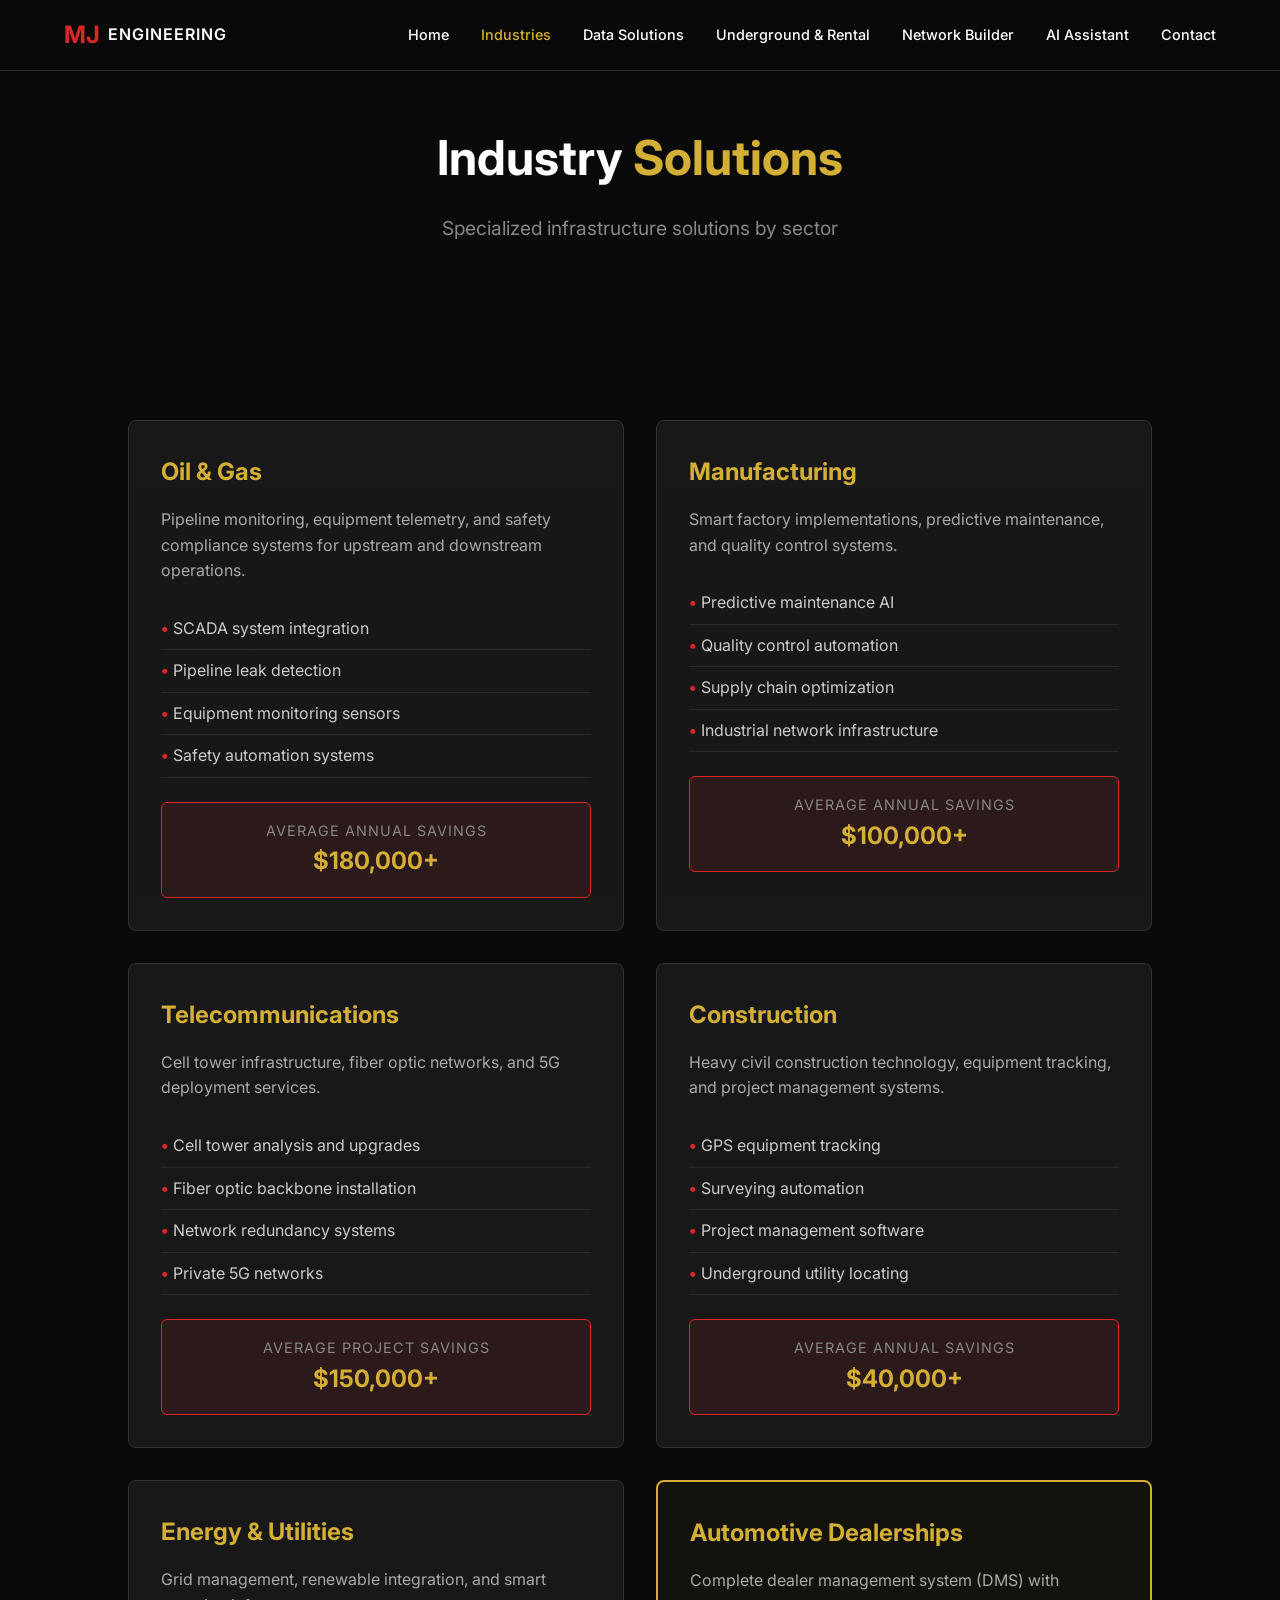
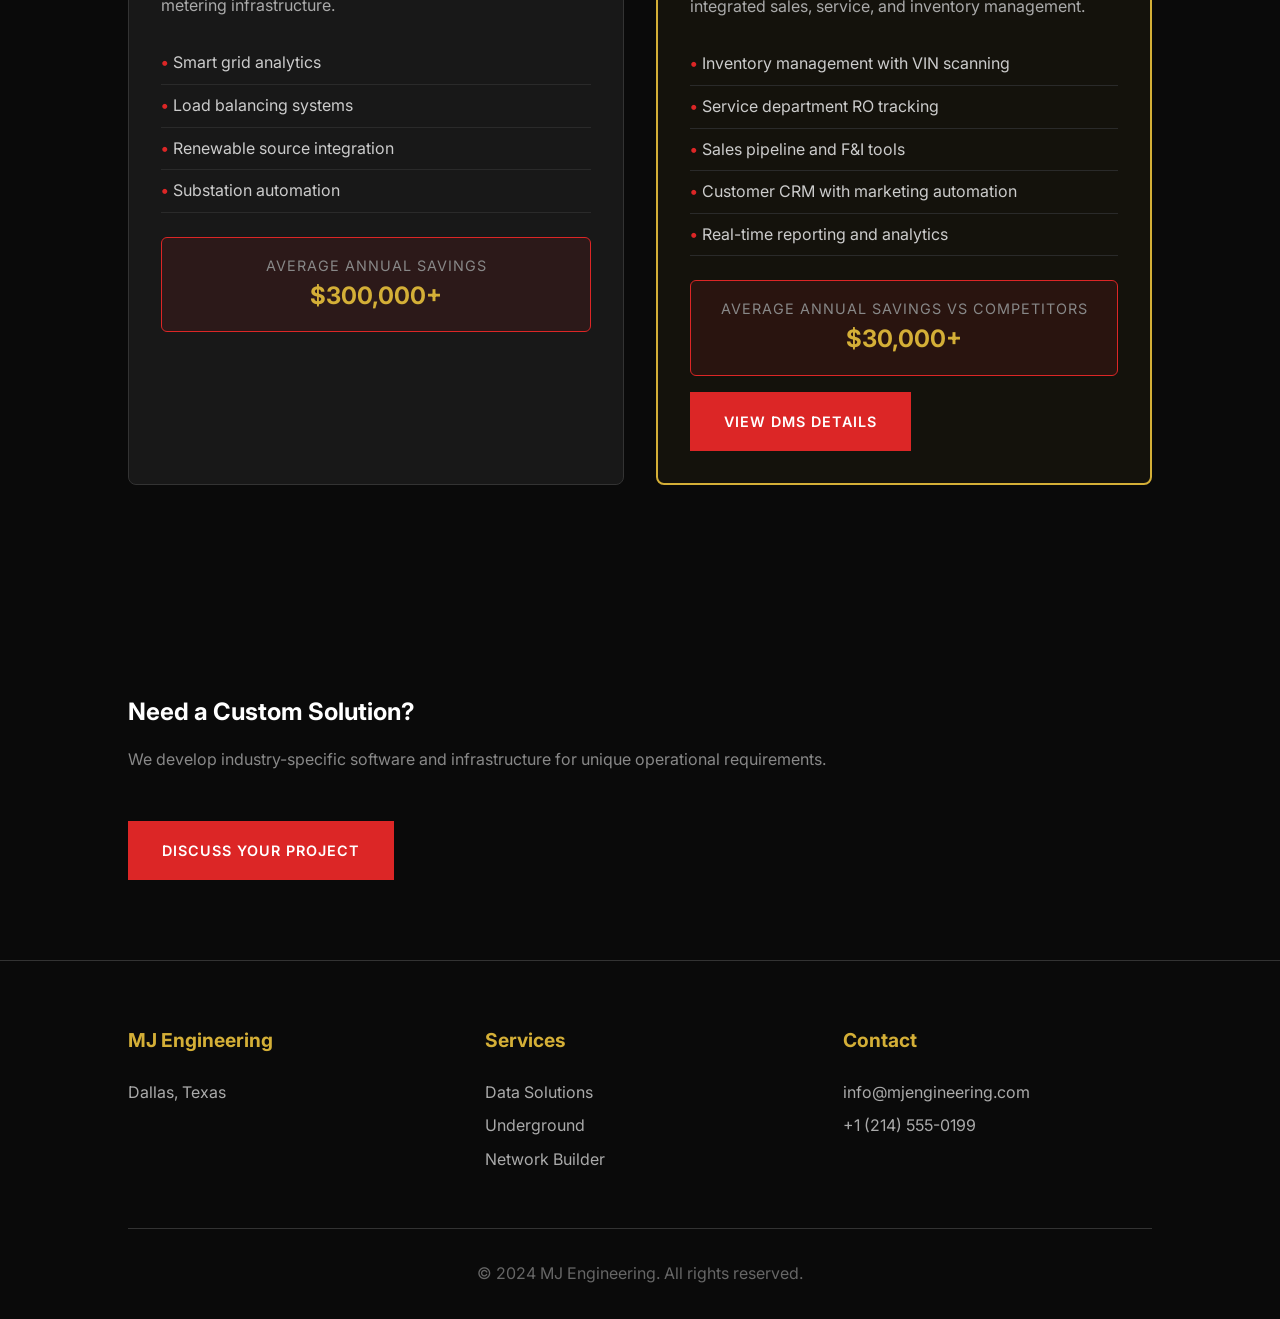
<file: MJ/industries.html>
<!DOCTYPE html>
<html lang="en">
<head>
    <meta charset="UTF-8">
    <meta name="viewport" content="width=device-width, initial-scale=1.0">
    <meta name="description" content="MJ Engineering Industry Solutions - Oil & Gas, Manufacturing, Telecommunications, Construction">
    <title>Industries | MJ Engineering</title>
    <link rel="stylesheet" href="css/style.css">
    <link href="https://fonts.googleapis.com/css2?family=Inter:wght@400;500;600;700&display=swap" rel="stylesheet">
    <style>
        .industries-grid {
            display: grid;
            grid-template-columns: repeat(auto-fit, minmax(350px, 1fr));
            gap: 2rem;
            margin: 3rem 0;
        }
        
        .industry-card {
            background: rgba(26, 26, 26, 0.9);
            border: 1px solid #333;
            padding: 2rem;
            border-radius: 8px;
            transition: all 0.3s;
        }
        
        .industry-card:hover {
            border-color: #d4af37;
        }
        
        .industry-card h3 {
            color: #d4af37;
            font-size: 1.5rem;
            margin-bottom: 1rem;
        }
        
        .industry-card p {
            color: #aaa;
            margin-bottom: 1.5rem;
            line-height: 1.6;
        }
        
        .feature-list {
            list-style: none;
        }
        
        .feature-list li {
            padding: 0.5rem 0;
            color: #ccc;
            border-bottom: 1px solid #2a2a2a;
        }
        
        .feature-list li:before {
            content: "• ";
            color: #dc2626;
            font-weight: bold;
        }
        
        .savings-box {
            background: rgba(220, 38, 38, 0.1);
            border: 1px solid #dc2626;
            padding: 1rem;
            border-radius: 6px;
            margin-top: 1.5rem;
            text-align: center;
        }
        
        .savings-label {
            font-size: 0.9rem;
            color: #888;
            text-transform: uppercase;
            letter-spacing: 1px;
        }
        
        .savings-amount {
            font-size: 1.5rem;
            color: #d4af37;
            font-weight: 700;
        }
        
        .dealership-highlight {
            border: 2px solid #d4af37;
            background: rgba(212, 175, 55, 0.05);
        }
        
        .btn {
            display: inline-block;
            margin-top: 1rem;
        }
    </style>
</head>
<body>
    <div class="dallas-skyline-bg"></div>
    
    <nav class="main-nav" id="mainNav">
        <div class="logo">
            <span class="logo-mj">MJ</span>
            <span class="logo-eng">ENGINEERING</span>
        </div>
        <ul class="nav-links">
            <li><a href="index.html">Home</a></li>
            <li><a href="industries.html" class="active">Industries</a></li>
            <li><a href="data-solutions.html">Data Solutions</a></li>
            <li><a href="underground.html">Underground & Rental</a></li>
            <li><a href="network-builder.html">Network Builder</a></li>
            <li><a href="ai-assistant.html">AI Assistant</a></li>
            <li><a href="contact.html">Contact</a></li>
        </ul>
        <div class="hamburger" id="hamburger">
            <span></span>
            <span></span>
            <span></span>
        </div>
    </nav>

    <header class="page-header">
        <h1>Industry <span class="gold-text">Solutions</span></h1>
        <p>Specialized infrastructure solutions by sector</p>
    </header>

    <section>
        <div class="industries-grid">
            <div class="industry-card">
                <h3>Oil & Gas</h3>
                <p>Pipeline monitoring, equipment telemetry, and safety compliance systems for upstream and downstream operations.</p>
                <ul class="feature-list">
                    <li>SCADA system integration</li>
                    <li>Pipeline leak detection</li>
                    <li>Equipment monitoring sensors</li>
                    <li>Safety automation systems</li>
                </ul>
                <div class="savings-box">
                    <div class="savings-label">Average Annual Savings</div>
                    <div class="savings-amount">$180,000+</div>
                </div>
            </div>

            <div class="industry-card">
                <h3>Manufacturing</h3>
                <p>Smart factory implementations, predictive maintenance, and quality control systems.</p>
                <ul class="feature-list">
                    <li>Predictive maintenance AI</li>
                    <li>Quality control automation</li>
                    <li>Supply chain optimization</li>
                    <li>Industrial network infrastructure</li>
                </ul>
                <div class="savings-box">
                    <div class="savings-label">Average Annual Savings</div>
                    <div class="savings-amount">$100,000+</div>
                </div>
            </div>

            <div class="industry-card">
                <h3>Telecommunications</h3>
                <p>Cell tower infrastructure, fiber optic networks, and 5G deployment services.</p>
                <ul class="feature-list">
                    <li>Cell tower analysis and upgrades</li>
                    <li>Fiber optic backbone installation</li>
                    <li>Network redundancy systems</li>
                    <li>Private 5G networks</li>
                </ul>
                <div class="savings-box">
                    <div class="savings-label">Average Project Savings</div>
                    <div class="savings-amount">$150,000+</div>
                </div>
            </div>

            <div class="industry-card">
                <h3>Construction</h3>
                <p>Heavy civil construction technology, equipment tracking, and project management systems.</p>
                <ul class="feature-list">
                    <li>GPS equipment tracking</li>
                    <li>Surveying automation</li>
                    <li>Project management software</li>
                    <li>Underground utility locating</li>
                </ul>
                <div class="savings-box">
                    <div class="savings-label">Average Annual Savings</div>
                    <div class="savings-amount">$40,000+</div>
                </div>
            </div>

            <div class="industry-card">
                <h3>Energy & Utilities</h3>
                <p>Grid management, renewable integration, and smart metering infrastructure.</p>
                <ul class="feature-list">
                    <li>Smart grid analytics</li>
                    <li>Load balancing systems</li>
                    <li>Renewable source integration</li>
                    <li>Substation automation</li>
                </ul>
                <div class="savings-box">
                    <div class="savings-label">Average Annual Savings</div>
                    <div class="savings-amount">$300,000+</div>
                </div>
            </div>

            <div class="industry-card dealership-highlight">
                <h3>Automotive Dealerships</h3>
                <p>Complete dealer management system (DMS) with integrated sales, service, and inventory management.</p>
                <ul class="feature-list">
                    <li>Inventory management with VIN scanning</li>
                    <li>Service department RO tracking</li>
                    <li>Sales pipeline and F&I tools</li>
                    <li>Customer CRM with marketing automation</li>
                    <li>Real-time reporting and analytics</li>
                </ul>
                <div class="savings-box">
                    <div class="savings-label">Average Annual Savings vs Competitors</div>
                    <div class="savings-amount">$30,000+</div>
                </div>
                <a href="fortress-dms.html" class="btn btn-primary">View DMS Details</a>
            </div>
        </div>
    </section>

    <section class="cta-section">
        <h2>Need a Custom Solution?</h2>
        <p style="color: #888; margin: 1rem 0 2rem;">We develop industry-specific software and infrastructure for unique operational requirements.</p>
        <a href="contact.html" class="btn btn-primary">Discuss Your Project</a>
    </section>

    <footer>
        <div class="footer-content">
            <div class="footer-section">
                <h4>MJ Engineering</h4>
                <p>Dallas, Texas</p>
            </div>
            <div class="footer-section">
                <h4>Services</h4>
                <ul>
                    <li><a href="data-solutions.html">Data Solutions</a></li>
                    <li><a href="underground.html">Underground</a></li>
                    <li><a href="network-builder.html">Network Builder</a></li>
                </ul>
            </div>
            <div class="footer-section">
                <h4>Contact</h4>
                <p>info@mjengineering.com</p>
                <p>+1 (214) 555-0199</p>
            </div>
        </div>
        <div class="footer-bottom">
            <p>&copy; 2024 MJ Engineering. All rights reserved.</p>
        </div>
    </footer>

    <script src="js/main.js"></script>
</body>
</html>
</file>
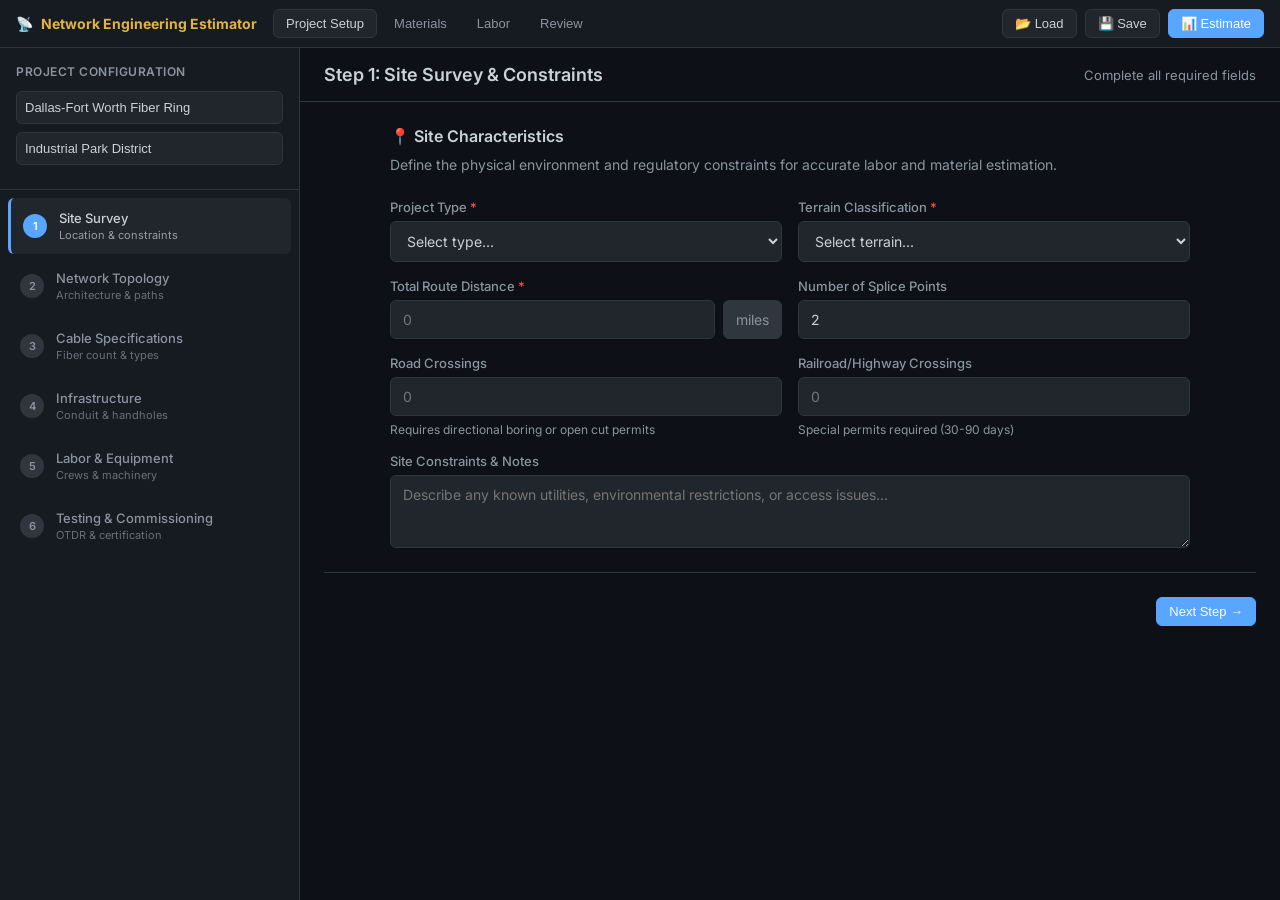
<file: MJ/network-builder.html>
<!DOCTYPE html>
<html lang="en">
<head>
    <meta charset="UTF-8">
    <meta name="viewport" content="width=device-width, initial-scale=1.0">
    <title>Network Engineering Estimator | MJ Engineering</title>
    <link rel="preconnect" href="https://fonts.googleapis.com">
    <link rel="preconnect" href="https://fonts.gstatic.com" crossorigin>
    <link href="https://fonts.googleapis.com/css2?family=JetBrains+Mono:wght@400;500;700&family=Inter:wght@400;500;600;700&display=swap" rel="stylesheet">
    <style>
        :root {
            --bg-primary: #0d1117;
            --bg-secondary: #161b22;
            --bg-tertiary: #21262d;
            --bg-elevated: #30363d;
            --border-color: #30363d;
            --border-hover: #8b949e;
            --text-primary: #c9d1d9;
            --text-secondary: #8b949e;
            --accent-blue: #58a6ff;
            --accent-green: #238636;
            --accent-gold: #e3b341;
            --accent-red: #f85149;
            --accent-purple: #a371f7;
            --font-mono: 'JetBrains Mono', monospace;
            --font-sans: 'Inter', sans-serif;
            --sidebar-width: 300px;
        }

        * {
            margin: 0;
            padding: 0;
            box-sizing: border-box;
        }

        body {
            font-family: var(--font-sans);
            background: var(--bg-primary);
            color: var(--text-primary);
            height: 100vh;
            overflow: hidden;
            display: flex;
            flex-direction: column;
        }

        /* Header */
        .app-header {
            height: 48px;
            background: var(--bg-secondary);
            border-bottom: 1px solid var(--border-color);
            display: flex;
            align-items: center;
            justify-content: space-between;
            padding: 0 16px;
            flex-shrink: 0;
        }

        .header-left {
            display: flex;
            align-items: center;
            gap: 16px;
        }

        .logo {
            display: flex;
            align-items: center;
            gap: 8px;
            font-weight: 700;
            font-size: 14px;
            color: var(--accent-gold);
        }

        .header-nav {
            display: flex;
            gap: 4px;
        }

        .nav-btn {
            padding: 6px 12px;
            background: transparent;
            border: 1px solid transparent;
            color: var(--text-secondary);
            font-size: 13px;
            border-radius: 6px;
            cursor: pointer;
        }

        .nav-btn:hover, .nav-btn.active {
            background: var(--bg-tertiary);
            color: var(--text-primary);
            border-color: var(--border-color);
        }

        .header-actions {
            display: flex;
            gap: 8px;
        }

        .btn {
            padding: 6px 12px;
            border-radius: 6px;
            font-size: 13px;
            font-weight: 500;
            cursor: pointer;
            border: 1px solid transparent;
            display: inline-flex;
            align-items: center;
            gap: 6px;
        }

        .btn-primary {
            background: var(--accent-blue);
            color: white;
            border-color: var(--accent-blue);
        }

        .btn-secondary {
            background: var(--bg-tertiary);
            color: var(--text-primary);
            border-color: var(--border-color);
        }

        .btn-success {
            background: var(--accent-green);
            color: white;
            border-color: var(--accent-green);
        }

        /* Main Layout */
        .app-container {
            flex: 1;
            display: flex;
            overflow: hidden;
        }

        /* Sidebar */
        .sidebar {
            width: var(--sidebar-width);
            background: var(--bg-secondary);
            border-right: 1px solid var(--border-color);
            display: flex;
            flex-direction: column;
            overflow: hidden;
        }

        .sidebar-header {
            padding: 16px;
            border-bottom: 1px solid var(--border-color);
        }

        .sidebar-title {
            font-size: 12px;
            font-weight: 600;
            text-transform: uppercase;
            letter-spacing: 0.5px;
            color: var(--text-secondary);
            margin-bottom: 12px;
        }

        .project-input {
            width: 100%;
            padding: 8px;
            background: var(--bg-tertiary);
            border: 1px solid var(--border-color);
            border-radius: 6px;
            color: var(--text-primary);
            font-size: 13px;
            margin-bottom: 8px;
        }

        .project-input:focus {
            outline: none;
            border-color: var(--accent-blue);
        }

        .wizard-steps {
            flex: 1;
            overflow-y: auto;
            padding: 8px;
        }

        .step-item {
            padding: 12px;
            border-radius: 6px;
            cursor: pointer;
            margin-bottom: 4px;
            display: flex;
            align-items: center;
            gap: 12px;
            font-size: 13px;
            color: var(--text-secondary);
            position: relative;
        }

        .step-item:hover {
            background: var(--bg-tertiary);
            color: var(--text-primary);
        }

        .step-item.active {
            background: var(--bg-tertiary);
            color: var(--text-primary);
            border-left: 3px solid var(--accent-blue);
        }

        .step-item.completed {
            color: var(--accent-green);
        }

        .step-number {
            width: 24px;
            height: 24px;
            border-radius: 50%;
            background: var(--bg-elevated);
            display: flex;
            align-items: center;
            justify-content: center;
            font-size: 11px;
            font-weight: 600;
            flex-shrink: 0;
        }

        .step-item.completed .step-number {
            background: var(--accent-green);
            color: white;
        }

        .step-item.active .step-number {
            background: var(--accent-blue);
            color: white;
        }

        .step-content {
            flex: 1;
        }

        .step-title {
            font-weight: 500;
            margin-bottom: 2px;
        }

        .step-desc {
            font-size: 11px;
            opacity: 0.7;
        }

        /* Main Content */
        .main-content {
            flex: 1;
            display: flex;
            flex-direction: column;
            overflow: hidden;
        }

        .content-header {
            padding: 16px 24px;
            border-bottom: 1px solid var(--border-color);
            display: flex;
            justify-content: space-between;
            align-items: center;
        }

        .content-title {
            font-size: 18px;
            font-weight: 600;
        }

        .content-body {
            flex: 1;
            overflow-y: auto;
            padding: 24px;
        }

        .form-section {
            max-width: 800px;
            margin: 0 auto;
        }

        .section-header {
            margin-bottom: 24px;
        }

        .section-title {
            font-size: 16px;
            font-weight: 600;
            margin-bottom: 8px;
            display: flex;
            align-items: center;
            gap: 8px;
        }

        .section-subtitle {
            font-size: 14px;
            color: var(--text-secondary);
            line-height: 1.5;
        }

        .form-grid {
            display: grid;
            grid-template-columns: repeat(2, 1fr);
            gap: 16px;
            margin-bottom: 24px;
        }

        .form-group {
            display: flex;
            flex-direction: column;
            gap: 6px;
        }

        .form-group.full-width {
            grid-column: span 2;
        }

        .form-label {
            font-size: 13px;
            font-weight: 500;
            color: var(--text-secondary);
        }

        .form-label .required {
            color: var(--accent-red);
        }

        .form-input, .form-select {
            padding: 10px 12px;
            background: var(--bg-tertiary);
            border: 1px solid var(--border-color);
            border-radius: 6px;
            color: var(--text-primary);
            font-size: 14px;
            font-family: var(--font-sans);
        }

        .form-input:focus, .form-select:focus {
            outline: none;
            border-color: var(--accent-blue);
        }

        .form-hint {
            font-size: 12px;
            color: var(--text-secondary);
        }

        .input-group {
            display: flex;
            gap: 8px;
        }

        .input-group .form-input {
            flex: 1;
        }

        .input-suffix {
            padding: 10px 12px;
            background: var(--bg-elevated);
            border: 1px solid var(--border-color);
            border-radius: 6px;
            color: var(--text-secondary);
            font-size: 14px;
        }

        /* Cable Configuration */
        .cable-config {
            background: var(--bg-secondary);
            border: 1px solid var(--border-color);
            border-radius: 8px;
            padding: 16px;
            margin-bottom: 16px;
        }

        .cable-header {
            display: flex;
            justify-content: space-between;
            align-items: center;
            margin-bottom: 16px;
        }

        .cable-title {
            font-weight: 600;
            font-size: 14px;
        }

        .btn-small {
            padding: 4px 8px;
            font-size: 12px;
        }

        .cable-grid {
            display: grid;
            grid-template-columns: 2fr 1fr 1fr 1fr auto;
            gap: 12px;
            align-items: end;
        }

        .cable-total {
            text-align: right;
            font-family: var(--font-mono);
            font-size: 14px;
            color: var(--accent-gold);
        }

        /* Cost Summary Panel */
        .cost-panel {
            position: fixed;
            right: 24px;
            top: 72px;
            width: 380px;
            background: var(--bg-secondary);
            border: 1px solid var(--border-color);
            border-radius: 8px;
            box-shadow: 0 8px 24px rgba(0,0,0,0.4);
            max-height: calc(100vh - 96px);
            overflow-y: auto;
            display: none;
        }

        .cost-panel.visible {
            display: block;
        }

        .cost-header {
            padding: 16px;
            border-bottom: 1px solid var(--border-color);
            display: flex;
            justify-content: space-between;
            align-items: center;
        }

        .cost-title {
            font-weight: 600;
            font-size: 14px;
        }

        .cost-body {
            padding: 16px;
        }

        .cost-category {
            margin-bottom: 16px;
        }

        .cost-category-title {
            font-size: 12px;
            font-weight: 600;
            text-transform: uppercase;
            letter-spacing: 0.5px;
            color: var(--text-secondary);
            margin-bottom: 8px;
            padding-bottom: 4px;
            border-bottom: 1px solid var(--border-color);
        }

        .cost-line {
            display: flex;
            justify-content: space-between;
            padding: 6px 0;
            font-size: 13px;
        }

        .cost-line-item {
            color: var(--text-secondary);
        }

        .cost-line-value {
            font-family: var(--font-mono);
            color: var(--text-primary);
        }

        .cost-line.total {
            font-weight: 600;
            font-size: 14px;
            border-top: 2px solid var(--border-color);
            margin-top: 8px;
            padding-top: 8px;
        }

        .cost-line.total .cost-line-value {
            color: var(--accent-gold);
            font-size: 16px;
        }

        /* Navigation */
        .form-navigation {
            display: flex;
            justify-content: space-between;
            padding-top: 24px;
            border-top: 1px solid var(--border-color);
            margin-top: 24px;
        }

        /* Validation */
        .error-message {
            color: var(--accent-red);
            font-size: 12px;
            margin-top: 4px;
        }

        .form-input.error {
            border-color: var(--accent-red);
        }

        /* Scrollbar */
        ::-webkit-scrollbar {
            width: 8px;
        }

        ::-webkit-scrollbar-track {
            background: transparent;
        }

        ::-webkit-scrollbar-thumb {
            background: var(--bg-elevated);
            border-radius: 4px;
        }

        /* Responsive */
        @media (max-width: 1200px) {
            .cost-panel {
                position: static;
                width: 100%;
                margin-top: 24px;
                max-height: none;
            }
        }
    </style>
</head>
<body>
    <header class="app-header">
        <div class="header-left">
            <div class="logo">
                <span>📡</span>
                <span>Network Engineering Estimator</span>
            </div>
            <nav class="header-nav">
                <button class="nav-btn active">Project Setup</button>
                <button class="nav-btn">Materials</button>
                <button class="nav-btn">Labor</button>
                <button class="nav-btn">Review</button>
            </nav>
        </div>
        <div class="header-actions">
            <button class="btn btn-secondary" onclick="loadProject()">📂 Load</button>
            <button class="btn btn-secondary" onclick="saveProject()">💾 Save</button>
            <button class="btn btn-primary" onclick="toggleCostPanel()">📊 Estimate</button>
        </div>
    </header>

    <div class="app-container">
        <!-- Sidebar Wizard -->
        <aside class="sidebar">
            <div class="sidebar-header">
                <div class="sidebar-title">Project Configuration</div>
                <input type="text" class="project-input" placeholder="Project Name" id="projectName" value="Dallas-Fort Worth Fiber Ring">
                <input type="text" class="project-input" placeholder="Client/Location" id="projectLocation" value="Industrial Park District">
            </div>
            
            <div class="wizard-steps">
                <div class="step-item active" onclick="goToStep(1)">
                    <div class="step-number">1</div>
                    <div class="step-content">
                        <div class="step-title">Site Survey</div>
                        <div class="step-desc">Location & constraints</div>
                    </div>
                </div>
                
                <div class="step-item" onclick="goToStep(2)">
                    <div class="step-number">2</div>
                    <div class="step-content">
                        <div class="step-title">Network Topology</div>
                        <div class="step-desc">Architecture & paths</div>
                    </div>
                </div>
                
                <div class="step-item" onclick="goToStep(3)">
                    <div class="step-number">3</div>
                    <div class="step-content">
                        <div class="step-title">Cable Specifications</div>
                        <div class="step-desc">Fiber count & types</div>
                    </div>
                </div>
                
                <div class="step-item" onclick="goToStep(4)">
                    <div class="step-number">4</div>
                    <div class="step-content">
                        <div class="step-title">Infrastructure</div>
                        <div class="step-desc">Conduit & handholes</div>
                    </div>
                </div>
                
                <div class="step-item" onclick="goToStep(5)">
                    <div class="step-number">5</div>
                    <div class="step-content">
                        <div class="step-title">Labor & Equipment</div>
                        <div class="step-desc">Crews & machinery</div>
                    </div>
                </div>
                
                <div class="step-item" onclick="goToStep(6)">
                    <div class="step-number">6</div>
                    <div class="step-content">
                        <div class="step-title">Testing & Commissioning</div>
                        <div class="step-desc">OTDR & certification</div>
                    </div>
                </div>
            </div>
        </aside>

        <!-- Main Content -->
        <main class="main-content">
            <div class="content-header">
                <h1 class="content-title" id="stepTitle">Step 1: Site Survey & Constraints</h1>
                <span style="color: var(--text-secondary); font-size: 13px;">Complete all required fields</span>
            </div>

            <div class="content-body">
                <!-- Step 1: Site Survey -->
                <div class="form-section" id="step1">
                    <div class="section-header">
                        <h2 class="section-title">📍 Site Characteristics</h2>
                        <p class="section-subtitle">Define the physical environment and regulatory constraints for accurate labor and material estimation.</p>
                    </div>

                    <div class="form-grid">
                        <div class="form-group">
                            <label class="form-label">Project Type <span class="required">*</span></label>
                            <select class="form-select" id="projectType" onchange="updateEstimate()">
                                <option value="">Select type...</option>
                                <option value="greenfield">Greenfield (New Construction)</option>
                                <option value="brownfield">Brownfield (Existing Infrastructure)</option>
                                <option value="aerial">Aerial Conversion</option>
                                <option value="upgrade">Capacity Upgrade</option>
                            </select>
                        </div>

                        <div class="form-group">
                            <label class="form-label">Terrain Classification <span class="required">*</span></label>
                            <select class="form-select" id="terrainType" onchange="updateEstimate()">
                                <option value="">Select terrain...</option>
                                <option value="urban">Urban (Paved/Concrete)</option>
                                <option value="suburban">Suburban (Grass/Soil)</option>
                                <option value="rural">Rural (Open Land)</option>
                                <option value="rocky">Rocky/Hardpan</option>
                                <option value="wetland">Wetland/Protected</option>
                            </select>
                        </div>

                        <div class="form-group">
                            <label class="form-label">Total Route Distance <span class="required">*</span></label>
                            <div class="input-group">
                                <input type="number" class="form-input" id="totalDistance" placeholder="0" onchange="updateEstimate()">
                                <span class="input-suffix">miles</span>
                            </div>
                        </div>

                        <div class="form-group">
                            <label class="form-label">Number of Splice Points</label>
                            <input type="number" class="form-input" id="splicePoints" placeholder="2" value="2" onchange="updateEstimate()">
                        </div>

                        <div class="form-group">
                            <label class="form-label">Road Crossings</label>
                            <input type="number" class="form-input" id="roadCrossings" placeholder="0" onchange="updateEstimate()">
                            <span class="form-hint">Requires directional boring or open cut permits</span>
                        </div>

                        <div class="form-group">
                            <label class="form-label">Railroad/Highway Crossings</label>
                            <input type="number" class="form-input" id="rrCrossings" placeholder="0" onchange="updateEstimate()">
                            <span class="form-hint">Special permits required (30-90 days)</span>
                        </div>

                        <div class="form-group full-width">
                            <label class="form-label">Site Constraints & Notes</label>
                            <textarea class="form-input" rows="3" placeholder="Describe any known utilities, environmental restrictions, or access issues..."></textarea>
                        </div>
                    </div>
                </div>

                <!-- Step 2: Network Topology -->
                <div class="form-section" id="step2" style="display: none;">
                    <div class="section-header">
                        <h2 class="section-title">🌐 Network Architecture</h2>
                        <p class="section-subtitle">Define the logical topology and physical termination points.</p>
                    </div>

                    <div class="form-grid">
                        <div class="form-group">
                            <label class="form-label">Network Topology <span class="required">*</span></label>
                            <select class="form-select" id="topology" onchange="updateEstimate()">
                                <option value="point">Point-to-Point</option>
                                <option value="star">Star (Hub & Spoke)</option>
                                <option value="ring">Self-Healing Ring</option>
                                <option value="mesh">Full Mesh</option>
                                <option value="tree">Tree (Distribution)</option>
                            </select>
                        </div>

                        <div class="form-group">
                            <label class="form-label">Number of Nodes <span class="required">*</span></label>
                            <input type="number" class="form-input" id="nodeCount" value="2" min="2" onchange="updateEstimate()">
                        </div>

                        <div class="form-group">
                            <label class="form-label">Redundancy Requirement</label>
                            <select class="form-select" id="redundancy" onchange="updateEstimate()">
                                <option value="none">None (Single Path)</option>
                                <option value="diverse">Diverse Physical Path</option>
                                <option value="dual">Dual Cable (Active/Active)</option>
                            </select>
                        </div>

                        <div class="form-group">
                            <label class="form-label">Future Growth Capacity</label>
                            <select class="form-select" id="growthFactor" onchange="updateEstimate()">
                                <option value="1.0">Current Needs Only</option>
                                <option value="1.25">25% Growth</option>
                                <option value="1.5" selected>50% Growth (Standard)</option>
                                <option value="2.0">100% Growth</option>
                            </select>
                        </div>
                    </div>
                </div>

                <!-- Step 3: Cable Specifications -->
                <div class="form-section" id="step3" style="display: none;">
                    <div class="section-header">
                        <h2 class="section-title">🔌 Cable Configuration</h2>
                        <p class="section-subtitle">Specify fiber types, counts, and sheath requirements. Add multiple cable types if needed.</p>
                    </div>

                    <div id="cableList">
                        <div class="cable-config">
                            <div class="cable-header">
                                <span class="cable-title">Primary Cable Run</span>
                                <button class="btn btn-secondary btn-small" onclick="removeCable(this)">Remove</button>
                            </div>
                            <div class="cable-grid">
                                <div class="form-group">
                                    <label class="form-label">Cable Type</label>
                                    <select class="form-select cable-type" onchange="updateEstimate()">
                                        <option value="single">Single-Mode OS2 (Standard)</option>
                                        <option value="single-armored">Single-Mode Armored</option>
                                        <option value="single-ribbon">Single-Mode Ribbon (High Count)</option>
                                        <option value="multimode">Multimode OM4</option>
                                        <option value="hybrid">Hybrid Power+Fiber</option>
                                    </select>
                                </div>
                                <div class="form-group">
                                    <label class="form-label">Fiber Count</label>
                                    <select class="form-select fiber-count" onchange="updateEstimate()">
                                        <option value="12">12</option>
                                        <option value="24">24</option>
                                        <option value="48">48</option>
                                        <option value="96">96</option>
                                        <option value="144" selected>144</option>
                                        <option value="288">288</option>
                                        <option value="432">432</option>
                                    </select>
                                </div>
                                <div class="form-group">
                                    <label class="form-label">Quantity</label>
                                    <input type="number" class="form-input cable-qty" value="1" min="1" onchange="updateEstimate()">
                                </div>
                                <div class="form-group">
                                    <label class="form-label">Unit Cost</label>
                                    <input type="number" class="form-input cable-cost" value="8.50" step="0.01" onchange="updateEstimate()">
                                </div>
                                <div class="cable-total">$<span class="line-total">0</span></div>
                            </div>
                        </div>
                    </div>

                    <button class="btn btn-secondary" onclick="addCable()">+ Add Cable Type</button>

                    <div style="margin-top: 24px; padding: 16px; background: var(--bg-tertiary); border-radius: 8px;">
                        <h4 style="margin-bottom: 12px; font-size: 14px;">Cable Specifications Reference</h4>
                        <div style="display: grid; grid-template-columns: repeat(3, 1fr); gap: 12px; font-size: 12px; color: var(--text-secondary);">
                            <div>
                                <strong style="color: var(--text-primary);">OS2 Single-Mode:</strong><br>
                                • 0.20 dB/km @ 1550nm<br>
                                • Max distance: 100km+<br>
                                • Standard for telecom
                            </div>
                            <div>
                                <strong style="color: var(--text-primary);">Armored:</strong><br>
                                • Steel or aluminum jacket<br>
                                • Direct burial rated<br>
                                • +40% cost premium
                            </div>
                            <div>
                                <strong style="color: var(--text-primary);">Ribbon:</strong><br>
                                • 432+ fibers<br>
                                • Mass fusion splicing<br>
                                • High density FTTH
                            </div>
                        </div>
                    </div>
                </div>

                <!-- Step 4: Infrastructure -->
                <div class="form-section" id="step4" style="display: none;">
                    <div class="section-header">
                        <h2 class="section-title">🏗️ Underground Infrastructure</h2>
                        <p class="section-subtitle">Conduit systems, handholes, and vaults required for the installation.</p>
                    </div>

                    <div class="form-grid">
                        <div class="form-group">
                            <label class="form-label">Conduit Type</label>
                            <select class="form-select" id="conduitType" onchange="updateEstimate()">
                                <option value="none">None (Direct Burial)</option>
                                <option value="pvc">PVC Schedule 40</option>
                                <option value="pvc-80">PVC Schedule 80</option>
                                <option value="hdpe">HDPE (Continuous)</option>
                                <option value="encased">Concrete Encased Duct Bank</option>
                            </select>
                        </div>

                        <div class="form-group">
                            <label class="form-label">Conduit Size</label>
                            <select class="form-select" id="conduitSize" onchange="updateEstimate()">
                                <option value="2">2"</option>
                                <option value="3">3"</option>
                                <option value="4" selected>4"</option>
                                <option value="6">6"</option>
                            </select>
                        </div>

                        <div class="form-group">
                            <label class="form-label">Number of Conduits (Ducts)</label>
                            <input type="number" class="form-input" id="conduitCount" value="2" min="1" onchange="updateEstimate()">
                            <span class="form-hint">Include spare ducts for future use</span>
                        </div>

                        <div class="form-group">
                            <label class="form-label">Handholes (24" x 36")</label>
                            <input type="number" class="form-input" id="handholes" value="4" onchange="updateEstimate()">
                        </div>

                        <div class="form-group">
                            <label class="form-label">Vaults (72" x 96")</label>
                            <input type="number" class="form-input" id="vaults" value="1" onchange="updateEstimate()">
                            <span class="form-hint">For splice closures and terminations</span>
                        </div>

                        <div class="form-group">
                            <label class="form-label">Pull Boxes</label>
                            <input type="number" class="form-input" id="pullBoxes" value="0" onchange="updateEstimate()">
                        </div>
                    </div>
                </div>

                <!-- Step 5: Labor -->
                <div class="form-section" id="step5" style="display: none;">
                    <div class="section-header">
                        <h2 class="section-title">👷 Labor & Equipment</h2>
                        <p class="section-subtitle">Crew composition and machinery requirements.</p>
                    </div>

                    <div class="form-grid">
                        <div class="form-group">
                            <label class="form-label">Installation Method</label>
                            <select class="form-select" id="installMethod" onchange="updateEstimate()">
                                <option value="trench">Open Trench (Excavator)</option>
                                <option value="plow">Cable Plow (Rural)</option>
                                <option value="bore">Directional Bore (HDD)</option>
                                <option value="mixed">Mixed Methods</option>
                            </select>
                        </div>

                        <div class="form-group">
                            <label class="form-label">Crew Size</label>
                            <select class="form-select" id="crewSize" onchange="updateEstimate()">
                                <option value="3">3-Person (Basic)</option>
                                <option value="5" selected>5-Person (Standard)</option>
                                <option value="8">8-Person (Complex)</option>
                            </select>
                        </div>

                        <div class="form-group">
                            <label class="form-label">Labor Rate ($/hr)</label>
                            <input type="number" class="form-input" id="laborRate" value="85" step="5" onchange="updateEstimate()">
                            <span class="form-hint">Blended rate for crew</span>
                        </div>

                        <div class="form-group">
                            <label class="form-label">Productivity Factor</label>
                            <select class="form-select" id="productivity" onchange="updateEstimate()">
                                <option value="1.2">Easy (Open Terrain)</option>
                                <option value="1.0" selected>Standard</option>
                                <option value="0.8">Difficult (Congested)</option>
                                <option value="0.6">Very Difficult (Rock)</option>
                            </select>
                        </div>

                        <div class="form-group">
                            <label class="form-label">Equipment Rental Days</label>
                            <input type="number" class="form-input" id="equipDays" value="5" onchange="updateEstimate()">
                        </div>

                        <div class="form-group">
                            <label class="form-label">Equipment Daily Rate ($)</label>
                            <input type="number" class="form-input" id="equipRate" value="1200" onchange="updateEstimate()">
                        </div>
                    </div>

                    <div style="margin-top: 24px; padding: 16px; background: var(--bg-tertiary); border-radius: 8px; font-size: 13px;">
                        <strong style="color: var(--accent-gold);">Labor Estimates (per mile):</strong><br>
                        <span style="color: var(--text-secondary);">
                            • Open Trench: 40-60 hours/mile<br>
                            • Directional Bore: 80-120 hours/mile<br>
                            • Aerial: 20-30 hours/mile<br>
                            • Splicing: 4 hours per fusion splice
                        </span>
                    </div>
                </div>

                <!-- Step 6: Testing -->
                <div class="form-section" id="step6" style="display: none;">
                    <div class="section-header">
                        <h2 class="section-title">🧪 Testing & Commissioning</h2>
                        <p class="section-subtitle">Quality assurance and documentation requirements.</p>
                    </div>

                    <div class="form-grid">
                        <div class="form-group">
                            <label class="form-label">OTDR Testing</label>
                            <select class="form-select" id="otdrTesting" onchange="updateEstimate()">
                                <option value="none">None</option>
                                <option value="spot" selected>Spot Checks (10%)</option>
                                <option value="full">Full Length (100%)</option>
                            </select>
                        </div>

                        <div class="form-group">
                            <label class="form-label">Power Meter Testing</label>
                            <select class="form-select" id="powerTesting" onchange="updateEstimate()">
                                <option value="yes" selected>Yes (Standard)</option>
                                <option value="no">No</option>
                            </select>
                        </div>

                        <div class="form-group">
                            <label class="form-label">Documentation</label>
                            <select class="form-select" id="documentation" onchange="updateEstimate()">
                                <option value="basic">Basic (As-Builts)</option>
                                <option value="full" selected>Full (GIS + Redlines)</option>
                                <option value="premium">Premium (3D Scan + Drone)</option>
                            </select>
                        </div>

                        <div class="form-group">
                            <label class="form-label">Training Hours</label>
                            <input type="number" class="form-input" id="trainingHours" value="4" onchange="updateEstimate()">
                            <span class="form-hint">Client handoff training</span>
                        </div>
                    </div>

                    <div style="margin-top: 32px; padding: 20px; background: var(--bg-secondary); border: 1px solid var(--border-color); border-radius: 8px;">
                        <h3 style="margin-bottom: 16px; color: var(--accent-gold);">Project Summary</h3>
                        <div id="finalSummary" style="font-size: 14px; line-height: 1.6; color: var(--text-secondary);">
                            Complete all steps to generate final estimate...
                        </div>
                    </div>
                </div>

                <!-- Navigation -->
                <div class="form-navigation">
                    <button class="btn btn-secondary" id="prevBtn" onclick="changeStep(-1)" style="display: none;">← Previous</button>
                    <div></div>
                    <button class="btn btn-primary" id="nextBtn" onclick="changeStep(1)">Next Step →</button>
                </div>
            </div>
        </main>

        <!-- Cost Panel -->
        <div class="cost-panel" id="costPanel">
            <div class="cost-header">
                <span class="cost-title">Cost Estimate</span>
                <button class="btn btn-secondary btn-small" onclick="exportEstimate()">Export</button>
            </div>
            <div class="cost-body">
                <div class="cost-category">
                    <div class="cost-category-title">Materials</div>
                    <div class="cost-line">
                        <span class="cost-line-item">Fiber Cable</span>
                        <span class="cost-line-value" id="costFiber">$0</span>
                    </div>
                    <div class="cost-line">
                        <span class="cost-line-item">Conduit & Accessories</span>
                        <span class="cost-line-value" id="costConduit">$0</span>
                    </div>
                    <div class="cost-line">
                        <span class="cost-line-item">Handholes & Vaults</span>
                        <span class="cost-line-value" id="costVaults">$0</span>
                    </div>
                    <div class="cost-line">
                        <span class="cost-line-item">Termination Hardware</span>
                        <span class="cost-line-value" id="costHardware">$0</span>
                    </div>
                </div>

                <div class="cost-category">
                    <div class="cost-category-title">Labor</div>
                    <div class="cost-line">
                        <span class="cost-line-item">Installation</span>
                        <span class="cost-line-value" id="costLabor">$0</span>
                    </div>
                    <div class="cost-line">
                        <span class="cost-line-item">Splicing</span>
                        <span class="cost-line-value" id="costSplicing">$0</span>
                    </div>
                    <div class="cost-line">
                        <span class="cost-line-item">Testing</span>
                        <span class="cost-line-value" id="costTesting">$0</span>
                    </div>
                </div>

                <div class="cost-category">
                    <div class="cost-category-title">Equipment & Other</div>
                    <div class="cost-line">
                        <span class="cost-line-item">Equipment Rental</span>
                        <span class="cost-line-value" id="costEquip">$0</span>
                    </div>
                    <div class="cost-line">
                        <span class="cost-line-item">Permits & Fees</span>
                        <span class="cost-line-value" id="costPermits">$0</span>
                    </div>
                    <div class="cost-line">
                        <span class="cost-line-item">Overhead (15%)</span>
                        <span class="cost-line-value" id="costOverhead">$0</span>
                    </div>
                </div>

                <div class="cost-line total">
                    <span class="cost-line-item">Total Project Cost</span>
                    <span class="cost-line-value" id="costTotal">$0</span>
                </div>

                <div style="margin-top: 16px; padding-top: 16px; border-top: 1px solid var(--border-color); font-size: 12px; color: var(--text-secondary);">
                    <div style="display: flex; justify-content: space-between; margin-bottom: 4px;">
                        <span>Cost per foot:</span>
                        <span id="costPerFoot">$0</span>
                    </div>
                    <div style="display: flex; justify-content: space-between;">
                        <span>Estimated duration:</span>
                        <span id="estDuration">0 days</span>
                    </div>
                </div>
            </div>
        </div>
    </div>

    <script>
        let currentStep = 1;
        const totalSteps = 6;

        function goToStep(step) {
            if (step < 1 || step > totalSteps) return;
            
            // Hide all steps
            for (let i = 1; i <= totalSteps; i++) {
                document.getElementById(`step${i}`).style.display = 'none';
            }
            
            // Show target step
            document.getElementById(`step${step}`).style.display = 'block';
            
            // Update sidebar
            document.querySelectorAll('.step-item').forEach((item, index) => {
                item.classList.remove('active', 'completed');
                if (index + 1 < step) {
                    item.classList.add('completed');
                } else if (index + 1 === step) {
                    item.classList.add('active');
                }
            });
            
            // Update header
            const titles = {
                1: 'Step 1: Site Survey & Constraints',
                2: 'Step 2: Network Topology',
                3: 'Step 3: Cable Specifications',
                4: 'Step 4: Underground Infrastructure',
                5: 'Step 5: Labor & Equipment',
                6: 'Step 6: Testing & Commissioning'
            };
            document.getElementById('stepTitle').textContent = titles[step];
            
            // Update buttons
            document.getElementById('prevBtn').style.display = step === 1 ? 'none' : 'inline-flex';
            document.getElementById('nextBtn').textContent = step === totalSteps ? 'Finish' : 'Next Step →';
            
            currentStep = step;
            updateEstimate();
        }

        function changeStep(direction) {
            const newStep = currentStep + direction;
            if (newStep >= 1 && newStep <= totalSteps) {
                goToStep(newStep);
            }
        }

        function addCable() {
            const cableList = document.getElementById('cableList');
            const newCable = document.createElement('div');
            newCable.className = 'cable-config';
            newCable.innerHTML = `
                <div class="cable-header">
                    <span class="cable-title">Additional Cable</span>
                    <button class="btn btn-secondary btn-small" onclick="removeCable(this)">Remove</button>
                </div>
                <div class="cable-grid">
                    <div class="form-group">
                        <label class="form-label">Cable Type</label>
                        <select class="form-select cable-type" onchange="updateEstimate()">
                            <option value="single">Single-Mode OS2</option>
                            <option value="single-armored">Single-Mode Armored</option>
                            <option value="single-ribbon">Single-Mode Ribbon</option>
                            <option value="multimode">Multimode OM4</option>
                        </select>
                    </div>
                    <div class="form-group">
                        <label class="form-label">Fiber Count</label>
                        <select class="form-select fiber-count" onchange="updateEstimate()">
                            <option value="12">12</option>
                            <option value="24">24</option>
                            <option value="48">48</option>
                            <option value="96">96</option>
                            <option value="144">144</option>
                        </select>
                    </div>
                    <div class="form-group">
                        <label class="form-label">Quantity</label>
                        <input type="number" class="form-input cable-qty" value="1" min="1" onchange="updateEstimate()">
                    </div>
                    <div class="form-group">
                        <label class="form-label">Unit Cost</label>
                        <input type="number" class="form-input cable-cost" value="8.50" step="0.01" onchange="updateEstimate()">
                    </div>
                    <div class="cable-total">$<span class="line-total">0</span></div>
                </div>
            `;
            cableList.appendChild(newCable);
            updateEstimate();
        }

        function removeCable(btn) {
            btn.closest('.cable-config').remove();
            updateEstimate();
        }

        function updateEstimate() {
            const distance = parseFloat(document.getElementById('totalDistance').value) || 0;
            const distanceFt = distance * 5280;
            
            // Calculate cable costs
            let cableCost = 0;
            document.querySelectorAll('.cable-config').forEach(config => {
                const type = config.querySelector('.cable-type').value;
                const count = parseInt(config.querySelector('.fiber-count').value) || 0;
                const qty = parseInt(config.querySelector('.cable-qty').value) || 0;
                const unitCost = parseFloat(config.querySelector('.cable-cost').value) || 0;
                
                const length = distanceFt * qty;
                const cost = length * unitCost;
                cableCost += cost;
                
                config.querySelector('.line-total').textContent = cost.toLocaleString('en-US', {maximumFractionDigits: 0});
            });
            
            // Conduit costs
            const conduitType = document.getElementById('conduitType').value;
            const conduitSize = document.getElementById('conduitSize').value;
            const conduitCount = parseInt(document.getElementById('conduitCount').value) || 0;
            let conduitCost = 0;
            
            if (conduitType !== 'none') {
                const conduitRates = {
                    'pvc': 2.5,
                    'pvc-80': 4.0,
                    'hdpe': 3.5,
                    'encased': 25.0
                };
                conduitCost = distanceFt * conduitCount * (conduitRates[conduitType] || 0);
            }
            
            // Vaults and handholes
            const handholes = parseInt(document.getElementById('handholes').value) || 0;
            const vaults = parseInt(document.getElementById('vaults').value) || 0;
            const vaultCost = (handholes * 850) + (vaults * 3200);
            
            // Hardware (terminations, splice closures)
            const nodeCount = parseInt(document.getElementById('nodeCount').value) || 2;
            const hardwareCost = nodeCount * 1200 + (distance * 500); // Rough estimate for splice closures
            
            // Labor calculations
            const installMethod = document.getElementById('installMethod').value;
            const crewSize = parseInt(document.getElementById('crewSize').value) || 5;
            const laborRate = parseFloat(document.getElementById('laborRate').value) || 85;
            const productivity = parseFloat(document.getElementById('productivity').value) || 1.0;
            
            const hoursPerMile = {
                'trench': 50,
                'plow': 30,
                'bore': 100,
                'mixed': 70
            };
            
            const laborHours = (distance * (hoursPerMile[installMethod] || 50)) / productivity;
            const laborCost = laborHours * laborRate;
            
            // Splicing labor (4 hours per splice, assume splice every 0.5 miles)
            const spliceCount = Math.ceil(distance / 0.5);
            const splicingCost = spliceCount * 4 * 95; // $95/hr for fiber tech
            
            // Testing
            const testingCost = distance * 200; // $200 per mile for OTDR and power meter
            
            // Equipment
            const equipDays = parseInt(document.getElementById('equipDays').value) || 0;
            const equipRate = parseFloat(document.getElementById('equipRate').value) || 0;
            const equipCost = equipDays * equipRate;
            
            // Permits (rough estimate)
            const roadCrossings = parseInt(document.getElementById('roadCrossings').value) || 0;
            const rrCrossings = parseInt(document.getElementById('rrCrossings').value) || 0;
            const permitCost = (roadCrossings * 2500) + (rrCrossings * 15000) + (distance * 100);
            
            // Overhead
            const subtotal = cableCost + conduitCost + vaultCost + hardwareCost + laborCost + splicingCost + testingCost + equipCost + permitCost;
            const overhead = subtotal * 0.15;
            const total = subtotal + overhead;
            
            // Update display
            document.getElementById('costFiber').textContent = '$' + cableCost.toLocaleString('en-US', {maximumFractionDigits: 0});
            document.getElementById('costConduit').textContent = '$' + conduitCost.toLocaleString('en-US', {maximumFractionDigits: 0});
            document.getElementById('costVaults').textContent = '$' + vaultCost.toLocaleString('en-US', {maximumFractionDigits: 0});
            document.getElementById('costHardware').textContent = '$' + hardwareCost.toLocaleString('en-US', {maximumFractionDigits: 0});
            document.getElementById('costLabor').textContent = '$' + laborCost.toLocaleString('en-US', {maximumFractionDigits: 0});
            document.getElementById('costSplicing').textContent = '$' + splicingCost.toLocaleString('en-US', {maximumFractionDigits: 0});
            document.getElementById('costTesting').textContent = '$' + testingCost.toLocaleString('en-US', {maximumFractionDigits: 0});
            document.getElementById('costEquip').textContent = '$' + equipCost.toLocaleString('en-US', {maximumFractionDigits: 0});
            document.getElementById('costPermits').textContent = '$' + permitCost.toLocaleString('en-US', {maximumFractionDigits: 0});
            document.getElementById('costOverhead').textContent = '$' + overhead.toLocaleString('en-US', {maximumFractionDigits: 0});
            document.getElementById('costTotal').textContent = '$' + total.toLocaleString('en-US', {maximumFractionDigits: 0});
            
            // Per foot cost
            if (distance > 0) {
                const perFoot = total / (distance * 5280);
                document.getElementById('costPerFoot').textContent = '$' + perFoot.toFixed(2);
            }
            
            // Duration estimate
            const days = Math.ceil(laborHours / 8);
            document.getElementById('estDuration').textContent = days + ' days';
            
            // Update final summary if on last step
            if (currentStep === 6) {
                document.getElementById('finalSummary').innerHTML = `
                    <strong>Project:</strong> ${document.getElementById('projectName').value || 'Unnamed Project'}<br>
                    <strong>Route:</strong> ${distance} miles of ${document.getElementById('topology').value || 'point-to-point'} ${document.getElementById('projectType').value || 'fiber'}<br>
                    <strong>Estimated Cost:</strong> $${total.toLocaleString('en-US', {maximumFractionDigits: 0})}<br>
                    <strong>Timeline:</strong> ${days} working days<br>
                    <strong>Cost per Mile:</strong> $${(total/distance).toLocaleString('en-US', {maximumFractionDigits: 0})}
                `;
            }
        }

        function toggleCostPanel() {
            document.getElementById('costPanel').classList.toggle('visible');
        }

        function exportEstimate() {
            const projectName = document.getElementById('projectName').value || 'Network-Estimate';
            const data = {
                project: projectName,
                date: new Date().toISOString(),
                costs: {
                    fiber: document.getElementById('costFiber').textContent,
                    total: document.getElementById('costTotal').textContent
                }
            };
            
            const blob = new Blob([JSON.stringify(data, null, 2)], { type: 'application/json' });
            const url = URL.createObjectURL(blob);
            const a = document.createElement('a');
            a.href = url;
            a.download = `${projectName.replace(/\s+/g, '-')}-estimate.json`;
            a.click();
        }

        function saveProject() {
            alert('Project saved to local storage. In production, this would save to MJ Engineering cloud.');
        }

        function loadProject() {
            alert('Load project dialog would open here.');
        }

        // Initialize
        updateEstimate();
    </script>
</body>
</html>
</file>
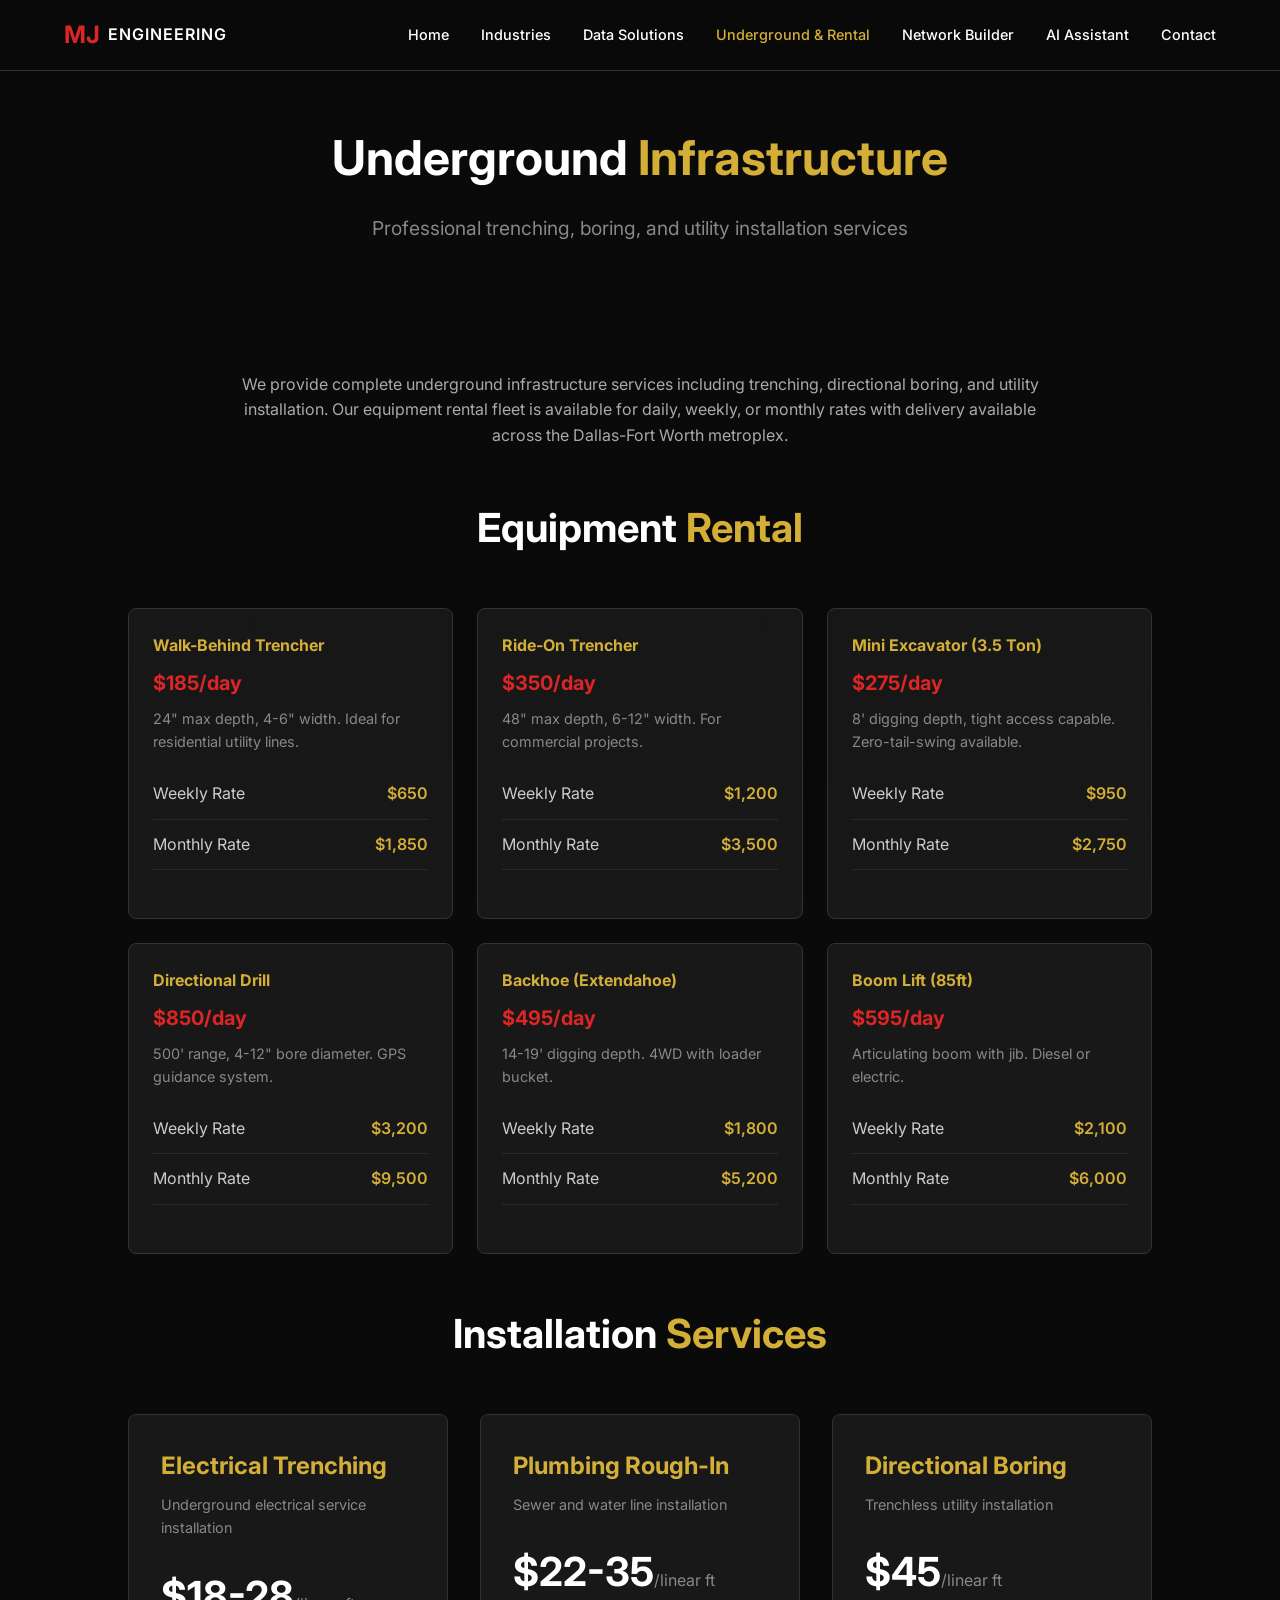
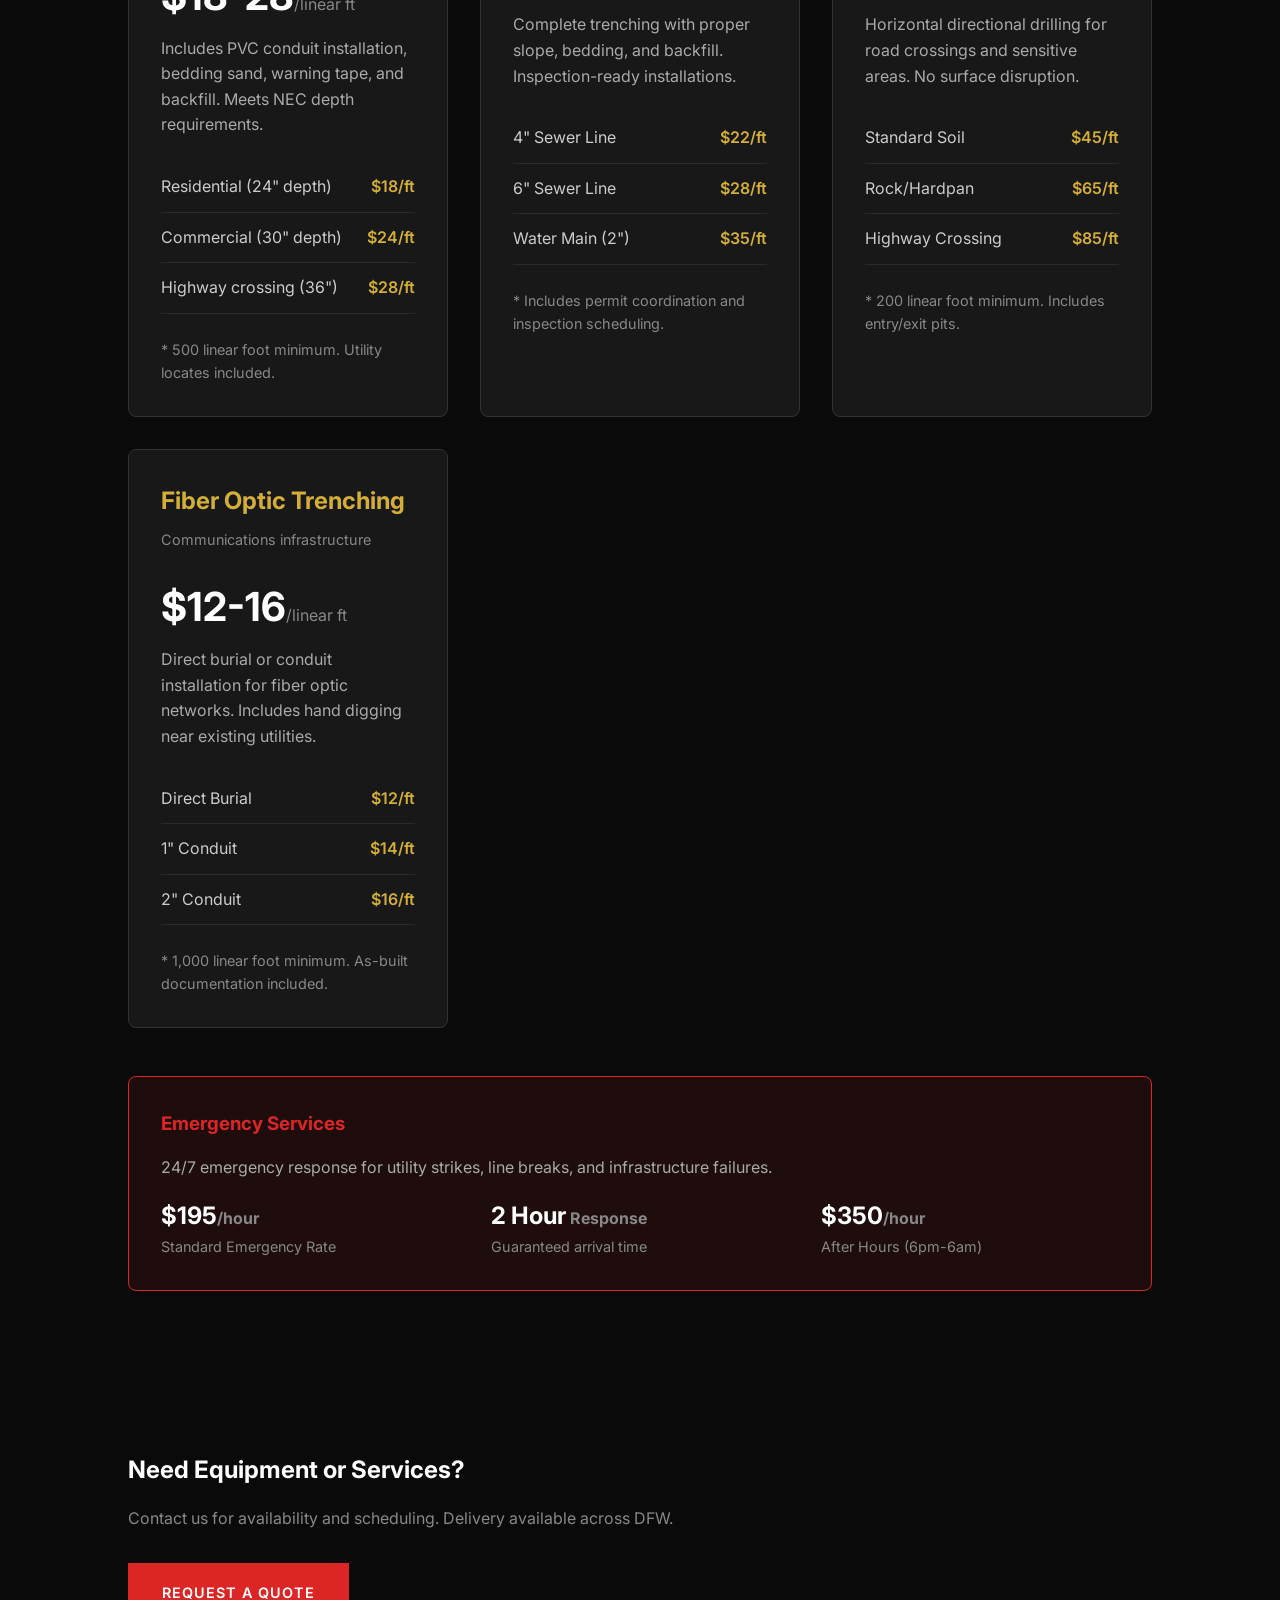
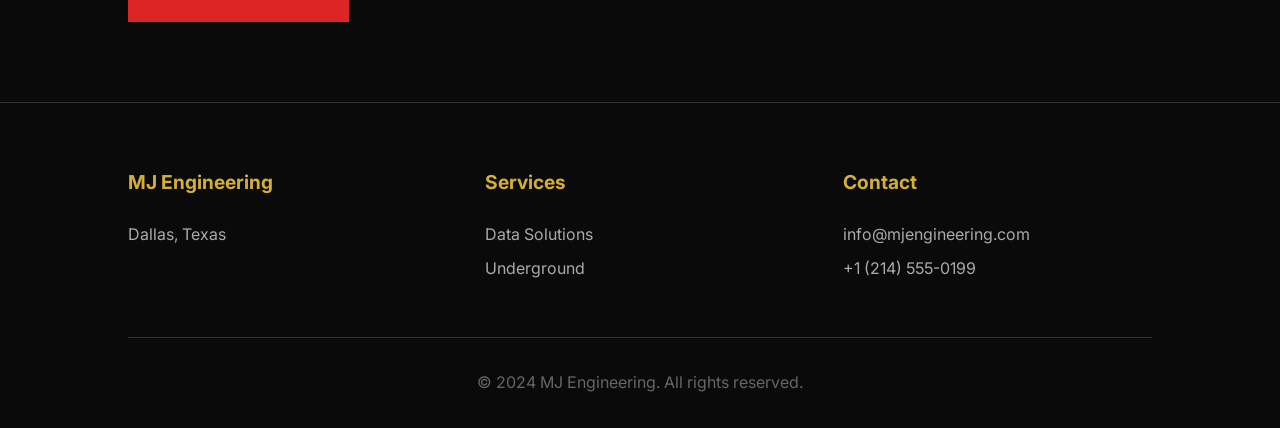
<file: MJ/underground.html>
<!DOCTYPE html>
<html lang="en">
<head>
    <meta charset="UTF-8">
    <meta name="viewport" content="width=device-width, initial-scale=1.0">
    <meta name="description" content="MJ Engineering Underground Infrastructure - Trenching, Boring, Equipment Rental in Dallas">
    <title>Underground Infrastructure & Equipment Rental | MJ Engineering</title>
    <link rel="stylesheet" href="css/style.css">
    <link href="https://fonts.googleapis.com/css2?family=Inter:wght@400;500;600;700&display=swap" rel="stylesheet">
    <style>
        .pricing-grid {
            display: grid;
            grid-template-columns: repeat(auto-fit, minmax(300px, 1fr));
            gap: 2rem;
            margin: 3rem 0;
        }
        
        .pricing-card {
            background: rgba(26, 26, 26, 0.9);
            border: 1px solid #333;
            border-radius: 8px;
            padding: 2rem;
        }
        
        .pricing-card h3 {
            color: #d4af37;
            font-size: 1.5rem;
            margin-bottom: 0.5rem;
        }
        
        .pricing-card .subtitle {
            color: #888;
            font-size: 0.9rem;
            margin-bottom: 1.5rem;
        }
        
        .price-main {
            font-size: 2.5rem;
            color: white;
            font-weight: 700;
            margin-bottom: 0.5rem;
        }
        
        .price-main span {
            font-size: 1rem;
            color: #888;
            font-weight: 400;
        }
        
        .price-list {
            list-style: none;
            margin: 1.5rem 0;
        }
        
        .price-list li {
            padding: 0.75rem 0;
            border-bottom: 1px solid #2a2a2a;
            color: #ccc;
            display: flex;
            justify-content: space-between;
        }
        
        .price-list li span:last-child {
            color: #d4af37;
            font-weight: 600;
        }
        
        .service-desc {
            color: #aaa;
            line-height: 1.6;
            margin-bottom: 1.5rem;
        }
        
        .section-intro {
            max-width: 800px;
            margin: 0 auto 3rem;
            text-align: center;
            color: #aaa;
        }
        
        .equipment-grid {
            display: grid;
            grid-template-columns: repeat(auto-fit, minmax(250px, 1fr));
            gap: 1.5rem;
            margin: 3rem 0;
        }
        
        .equipment-card {
            background: rgba(26, 26, 26, 0.9);
            border: 1px solid #333;
            padding: 1.5rem;
            border-radius: 8px;
        }
        
        .equipment-card h4 {
            color: #d4af37;
            margin-bottom: 0.5rem;
        }
        
        .equipment-card .rate {
            color: #dc2626;
            font-size: 1.25rem;
            font-weight: 700;
            margin-bottom: 0.5rem;
        }
        
        .equipment-card p {
            color: #888;
            font-size: 0.9rem;
        }
    </style>
</head>
<body>
    <div class="dallas-skyline-bg"></div>
    
    <nav class="main-nav" id="mainNav">
        <div class="logo">
            <span class="logo-mj">MJ</span>
            <span class="logo-eng">ENGINEERING</span>
        </div>
        <ul class="nav-links">
            <li><a href="index.html">Home</a></li>
            <li><a href="industries.html">Industries</a></li>
            <li><a href="data-solutions.html">Data Solutions</a></li>
            <li><a href="underground.html" class="active">Underground & Rental</a></li>
            <li><a href="network-builder.html">Network Builder</a></li>
            <li><a href="ai-assistant.html">AI Assistant</a></li>
            <li><a href="contact.html">Contact</a></li>
        </ul>
        <div class="hamburger" id="hamburger">
            <span></span>
            <span></span>
            <span></span>
        </div>
    </nav>

    <header class="page-header">
        <h1>Underground <span class="gold-text">Infrastructure</span></h1>
        <p>Professional trenching, boring, and utility installation services</p>
    </header>

    <section>
        <div class="section-intro">
            <p>We provide complete underground infrastructure services including trenching, directional boring, and utility installation. Our equipment rental fleet is available for daily, weekly, or monthly rates with delivery available across the Dallas-Fort Worth metroplex.</p>
        </div>

        <h2 class="section-title">Equipment <span class="gold-text">Rental</span></h2>
        
        <div class="equipment-grid">
            <div class="equipment-card">
                <h4>Walk-Behind Trencher</h4>
                <div class="rate">$185/day</div>
                <p>24" max depth, 4-6" width. Ideal for residential utility lines.</p>
                <ul class="price-list" style="margin-top: 1rem;">
                    <li><span>Weekly Rate</span><span>$650</span></li>
                    <li><span>Monthly Rate</span><span>$1,850</span></li>
                </ul>
            </div>

            <div class="equipment-card">
                <h4>Ride-On Trencher</h4>
                <div class="rate">$350/day</div>
                <p>48" max depth, 6-12" width. For commercial projects.</p>
                <ul class="price-list" style="margin-top: 1rem;">
                    <li><span>Weekly Rate</span><span>$1,200</span></li>
                    <li><span>Monthly Rate</span><span>$3,500</span></li>
                </ul>
            </div>

            <div class="equipment-card">
                <h4>Mini Excavator (3.5 Ton)</h4>
                <div class="rate">$275/day</div>
                <p>8' digging depth, tight access capable. Zero-tail-swing available.</p>
                <ul class="price-list" style="margin-top: 1rem;">
                    <li><span>Weekly Rate</span><span>$950</span></li>
                    <li><span>Monthly Rate</span><span>$2,750</span></li>
                </ul>
            </div>

            <div class="equipment-card">
                <h4>Directional Drill</h4>
                <div class="rate">$850/day</div>
                <p>500' range, 4-12" bore diameter. GPS guidance system.</p>
                <ul class="price-list" style="margin-top: 1rem;">
                    <li><span>Weekly Rate</span><span>$3,200</span></li>
                    <li><span>Monthly Rate</span><span>$9,500</span></li>
                </ul>
            </div>

            <div class="equipment-card">
                <h4>Backhoe (Extendahoe)</h4>
                <div class="rate">$495/day</div>
                <p>14-19' digging depth. 4WD with loader bucket.</p>
                <ul class="price-list" style="margin-top: 1rem;">
                    <li><span>Weekly Rate</span><span>$1,800</span></li>
                    <li><span>Monthly Rate</span><span>$5,200</span></li>
                </ul>
            </div>

            <div class="equipment-card">
                <h4>Boom Lift (85ft)</h4>
                <div class="rate">$595/day</div>
                <p>Articulating boom with jib. Diesel or electric.</p>
                <ul class="price-list" style="margin-top: 1rem;">
                    <li><span>Weekly Rate</span><span>$2,100</span></li>
                    <li><span>Monthly Rate</span><span>$6,000</span></li>
                </ul>
            </div>
        </div>

        <h2 class="section-title">Installation <span class="gold-text">Services</span></h2>
        
        <div class="pricing-grid">
            <div class="pricing-card">
                <h3>Electrical Trenching</h3>
                <p class="subtitle">Underground electrical service installation</p>
                <div class="price-main">$18-28<span>/linear ft</span></div>
                <p class="service-desc">Includes PVC conduit installation, bedding sand, warning tape, and backfill. Meets NEC depth requirements.</p>
                <ul class="price-list">
                    <li><span>Residential (24" depth)</span><span>$18/ft</span></li>
                    <li><span>Commercial (30" depth)</span><span>$24/ft</span></li>
                    <li><span>Highway crossing (36")</span><span>$28/ft</span></li>
                </ul>
                <p style="color: #888; font-size: 0.9rem; margin-top: 1rem;">* 500 linear foot minimum. Utility locates included.</p>
            </div>

            <div class="pricing-card">
                <h3>Plumbing Rough-In</h3>
                <p class="subtitle">Sewer and water line installation</p>
                <div class="price-main">$22-35<span>/linear ft</span></div>
                <p class="service-desc">Complete trenching with proper slope, bedding, and backfill. Inspection-ready installations.</p>
                <ul class="price-list">
                    <li><span>4" Sewer Line</span><span>$22/ft</span></li>
                    <li><span>6" Sewer Line</span><span>$28/ft</span></li>
                    <li><span>Water Main (2")</span><span>$35/ft</span></li>
                </ul>
                <p style="color: #888; font-size: 0.9rem; margin-top: 1rem;">* Includes permit coordination and inspection scheduling.</p>
            </div>

            <div class="pricing-card">
                <h3>Directional Boring</h3>
                <p class="subtitle">Trenchless utility installation</p>
                <div class="price-main">$45<span>/linear ft</span></div>
                <p class="service-desc">Horizontal directional drilling for road crossings and sensitive areas. No surface disruption.</p>
                <ul class="price-list">
                    <li><span>Standard Soil</span><span>$45/ft</span></li>
                    <li><span>Rock/Hardpan</span><span>$65/ft</span></li>
                    <li><span>Highway Crossing</span><span>$85/ft</span></li>
                </ul>
                <p style="color: #888; font-size: 0.9rem; margin-top: 1rem;">* 200 linear foot minimum. Includes entry/exit pits.</p>
            </div>

            <div class="pricing-card">
                <h3>Fiber Optic Trenching</h3>
                <p class="subtitle">Communications infrastructure</p>
                <div class="price-main">$12-16<span>/linear ft</span></div>
                <p class="service-desc">Direct burial or conduit installation for fiber optic networks. Includes hand digging near existing utilities.</p>
                <ul class="price-list">
                    <li><span>Direct Burial</span><span>$12/ft</span></li>
                    <li><span>1" Conduit</span><span>$14/ft</span></li>
                    <li><span>2" Conduit</span><span>$16/ft</span></li>
                </ul>
                <p style="color: #888; font-size: 0.9rem; margin-top: 1rem;">* 1,000 linear foot minimum. As-built documentation included.</p>
            </div>
        </div>

        <div style="background: rgba(220, 38, 38, 0.1); border: 1px solid #dc2626; padding: 2rem; border-radius: 8px; margin-top: 3rem;">
            <h3 style="color: #dc2626; margin-bottom: 1rem;">Emergency Services</h3>
            <p style="color: #aaa; margin-bottom: 1rem;">24/7 emergency response for utility strikes, line breaks, and infrastructure failures.</p>
            <div style="display: grid; grid-template-columns: repeat(auto-fit, minmax(200px, 1fr)); gap: 2rem;">
                <div>
                    <div style="font-size: 1.5rem; color: white; font-weight: 700;">$195<span style="font-size: 1rem; color: #888;">/hour</span></div>
                    <p style="color: #888; font-size: 0.9rem;">Standard Emergency Rate</p>
                </div>
                <div>
                    <div style="font-size: 1.5rem; color: white; font-weight: 700;">2 Hour<span style="font-size: 1rem; color: #888;"> Response</span></div>
                    <p style="color: #888; font-size: 0.9rem;">Guaranteed arrival time</p>
                </div>
                <div>
                    <div style="font-size: 1.5rem; color: white; font-weight: 700;">$350<span style="font-size: 1rem; color: #888;">/hour</span></div>
                    <p style="color: #888; font-size: 0.9rem;">After Hours (6pm-6am)</p>
                </div>
            </div>
        </div>
    </section>

    <section class="cta-section">
        <h2>Need Equipment or Services?</h2>
        <p style="color: #888; margin: 1rem 0 2rem;">Contact us for availability and scheduling. Delivery available across DFW.</p>
        <a href="contact.html" class="btn btn-primary">Request a Quote</a>
    </section>

    <footer>
        <div class="footer-content">
            <div class="footer-section">
                <h4>MJ Engineering</h4>
                <p>Dallas, Texas</p>
            </div>
            <div class="footer-section">
                <h4>Services</h4>
                <ul>
                    <li><a href="data-solutions.html">Data Solutions</a></li>
                    <li><a href="underground.html">Underground</a></li>
                </ul>
            </div>
            <div class="footer-section">
                <h4>Contact</h4>
                <p>info@mjengineering.com</p>
                <p>+1 (214) 555-0199</p>
            </div>
        </div>
        <div class="footer-bottom">
            <p>&copy; 2024 MJ Engineering. All rights reserved.</p>
        </div>
    </footer>

    <script src="js/main.js"></script>
</body>
</html>
</file>
<file: MJ/css/style.css>
:root {
    --black: #0a0a0a;
    --black-light: #1a1a1a;
    --red: #dc2626;
    --white: #ffffff;
    --gold: #d4af37;
    --gray: #2a2a2a;
    --text-muted: #888;
}

* {
    margin: 0;
    padding: 0;
    box-sizing: border-box;
}

html {
    scroll-behavior: smooth;
}

body {
    font-family: 'Inter', sans-serif;
    background-color: var(--black);
    color: var(--white);
    overflow-x: hidden;
    line-height: 1.6;
    position: relative;
}

/* Dallas Skyline Background - Real Photo */
.dallas-skyline-bg {
    position: fixed;
    top: 0;
    left: 0;
    width: 100%;
    height: 100%;
    background-image: linear-gradient(to bottom, rgba(10, 10, 10, 0.85), rgba(10, 10, 10, 0.95)),
                      url('https://images.unsplash.com/photo-1534430480872-3498386e7856?w=3840&q=80');
    background-size: cover;
    background-position: center bottom;
    background-repeat: no-repeat;
    background-attachment: fixed;
    z-index: -1;
}

/* Navigation */
.main-nav {
    position: fixed;
    top: 0;
    width: 100%;
    background: rgba(10, 10, 10, 0.95);
    backdrop-filter: blur(10px);
    border-bottom: 1px solid #333;
    z-index: 1000;
    padding: 1rem 5%;
    display: flex;
    justify-content: space-between;
    align-items: center;
}

.logo {
    display: flex;
    align-items: center;
    gap: 0.5rem;
}

.logo-mj {
    font-size: 1.5rem;
    font-weight: 700;
    color: var(--red);
}

.logo-eng {
    font-size: 1rem;
    font-weight: 600;
    color: var(--white);
    letter-spacing: 1px;
}

.nav-links {
    display: flex;
    list-style: none;
    gap: 2rem;
}

.nav-links a {
    color: var(--white);
    text-decoration: none;
    font-weight: 500;
    font-size: 0.9rem;
    transition: color 0.3s;
}

.nav-links a:hover,
.nav-links a.active {
    color: var(--gold);
}

.hamburger {
    display: none;
    flex-direction: column;
    cursor: pointer;
    gap: 5px;
}

.hamburger span {
    width: 25px;
    height: 3px;
    background: var(--white);
    transition: 0.3s;
}

/* Hero Section */
.hero {
    min-height: 100vh;
    display: flex;
    align-items: center;
    justify-content: center;
    text-align: center;
    padding: 120px 5% 80px;
}

.hero-content h1 {
    font-size: 4rem;
    font-weight: 700;
    margin-bottom: 1rem;
    letter-spacing: -2px;
}

.tagline {
    font-size: 1.5rem;
    color: var(--gold);
    margin-bottom: 2rem;
}

.hero-cta {
    display: flex;
    gap: 1rem;
    justify-content: center;
    flex-wrap: wrap;
}

/* Buttons */
.btn {
    padding: 1rem 2rem;
    border: 2px solid;
    font-weight: 600;
    text-transform: uppercase;
    letter-spacing: 1px;
    cursor: pointer;
    transition: all 0.3s;
    text-decoration: none;
    display: inline-block;
    font-size: 0.9rem;
}

.btn-primary {
    background: var(--red);
    border-color: var(--red);
    color: var(--white);
}

.btn-primary:hover {
    background: transparent;
    color: var(--red);
}

.btn-secondary {
    background: transparent;
    border-color: var(--gold);
    color: var(--gold);
}

.btn-secondary:hover {
    background: var(--gold);
    color: var(--black);
}

.btn-outline {
    background: transparent;
    border-color: var(--white);
    color: var(--white);
}

.btn-outline:hover {
    background: var(--white);
    color: var(--black);
}

/* Sections */
section {
    padding: 5rem 10%;
    position: relative;
}

.section-title {
    font-size: 2.5rem;
    text-align: center;
    margin-bottom: 1rem;
    font-weight: 700;
}

.section-subtitle {
    text-align: center;
    color: var(--text-muted);
    margin-bottom: 3rem;
    font-size: 1.1rem;
}

.gold-text {
    color: var(--gold);
}

/* Services Grid */
.services-grid {
    display: grid;
    grid-template-columns: repeat(auto-fit, minmax(280px, 1fr));
    gap: 2rem;
    max-width: 1200px;
    margin: 0 auto;
}

.service-card {
    background: rgba(26, 26, 26, 0.9);
    border: 1px solid #333;
    padding: 2rem;
    border-radius: 8px;
    transition: all 0.3s;
    text-decoration: none;
    color: white;
    display: block;
}

.service-card:hover {
    border-color: var(--gold);
    transform: translateY(-5px);
}

.service-card h3 {
    color: var(--gold);
    font-size: 1.5rem;
    margin-bottom: 1rem;
}

.service-card p {
    color: #aaa;
    margin-bottom: 1.5rem;
    line-height: 1.6;
}

.learn-more {
    color: var(--red);
    font-weight: 600;
}

/* Stats Section */
.stats-section {
    background: rgba(26, 26, 26, 0.9);
    border-top: 1px solid #333;
    border-bottom: 1px solid #333;
}

.stats-grid {
    display: grid;
    grid-template-columns: repeat(auto-fit, minmax(200px, 1fr));
    gap: 3rem;
    max-width: 1000px;
    margin: 0 auto;
    text-align: center;
}

.stat-number {
    font-size: 3rem;
    font-weight: 700;
    color: var(--red);
    margin-bottom: 0.5rem;
}

.stat-label {
    color: var(--text-muted);
    text-transform: uppercase;
    letter-spacing: 2px;
    font-size: 0.9rem;
}

/* Industries */
.industries-section {
    text-align: center;
}

.industry-tags {
    display: flex;
    flex-wrap: wrap;
    justify-content: center;
    gap: 1rem;
    margin-top: 2rem;
}

.industry-tag {
    padding: 0.8rem 1.5rem;
    background: rgba(212, 175, 55, 0.1);
    border: 1px solid var(--gold);
    color: var(--gold);
    border-radius: 50px;
    font-size: 0.9rem;
}

/* Contact Section */
.contact-section {
    background: rgba(26, 26, 26, 0.9);
    border-top: 1px solid #333;
    text-align: center;
}

.contact-content h2 {
    font-size: 2.5rem;
    margin-bottom: 1rem;
}

.contact-content p {
    color: #aaa;
    margin-bottom: 2rem;
    font-size: 1.1rem;
}

/* Footer */
footer {
    background: var(--black);
    border-top: 1px solid #333;
    padding: 4rem 10% 2rem;
}

.footer-content {
    display: grid;
    grid-template-columns: repeat(auto-fit, minmax(250px, 1fr));
    gap: 3rem;
    margin-bottom: 3rem;
}

.footer-section h4 {
    color: var(--gold);
    margin-bottom: 1.5rem;
    font-size: 1.2rem;
}

.footer-section p {
    color: #aaa;
    margin-bottom: 0.5rem;
}

.footer-section ul {
    list-style: none;
}

.footer-section ul li {
    margin-bottom: 0.5rem;
}

.footer-section ul li a {
    color: #aaa;
    text-decoration: none;
    transition: color 0.3s;
}

.footer-section ul li a:hover {
    color: var(--gold);
}

.footer-bottom {
    text-align: center;
    padding-top: 2rem;
    border-top: 1px solid #333;
    color: #666;
}

/* Mobile Responsive */
@media (max-width: 768px) {
    .nav-links {
        position: fixed;
        left: -100%;
        top: 70px;
        flex-direction: column;
        background: rgba(10, 10, 10, 0.98);
        width: 100%;
        text-align: center;
        transition: 0.3s;
        padding: 2rem 0;
        border-bottom: 1px solid #333;
    }

    .nav-links.active {
        left: 0;
    }

    .hamburger {
        display: flex;
    }

    .hero-content h1 {
        font-size: 2.5rem;
    }

    section {
        padding: 3rem 5%;
    }

    .section-title {
        font-size: 2rem;
    }
}

/* Page Header */
.page-header {
    padding-top: 120px;
    text-align: center;
    padding-bottom: 3rem;
}

.page-header h1 {
    font-size: 3rem;
    margin-bottom: 1rem;
}

.page-header p {
    color: #888;
    font-size: 1.2rem;
}

/* Utility Classes */
.text-center {
    text-align: center;
}

.mt-2 {
    margin-top: 2rem;
}

.mb-2 {
    margin-bottom: 2rem;
}
</file>
